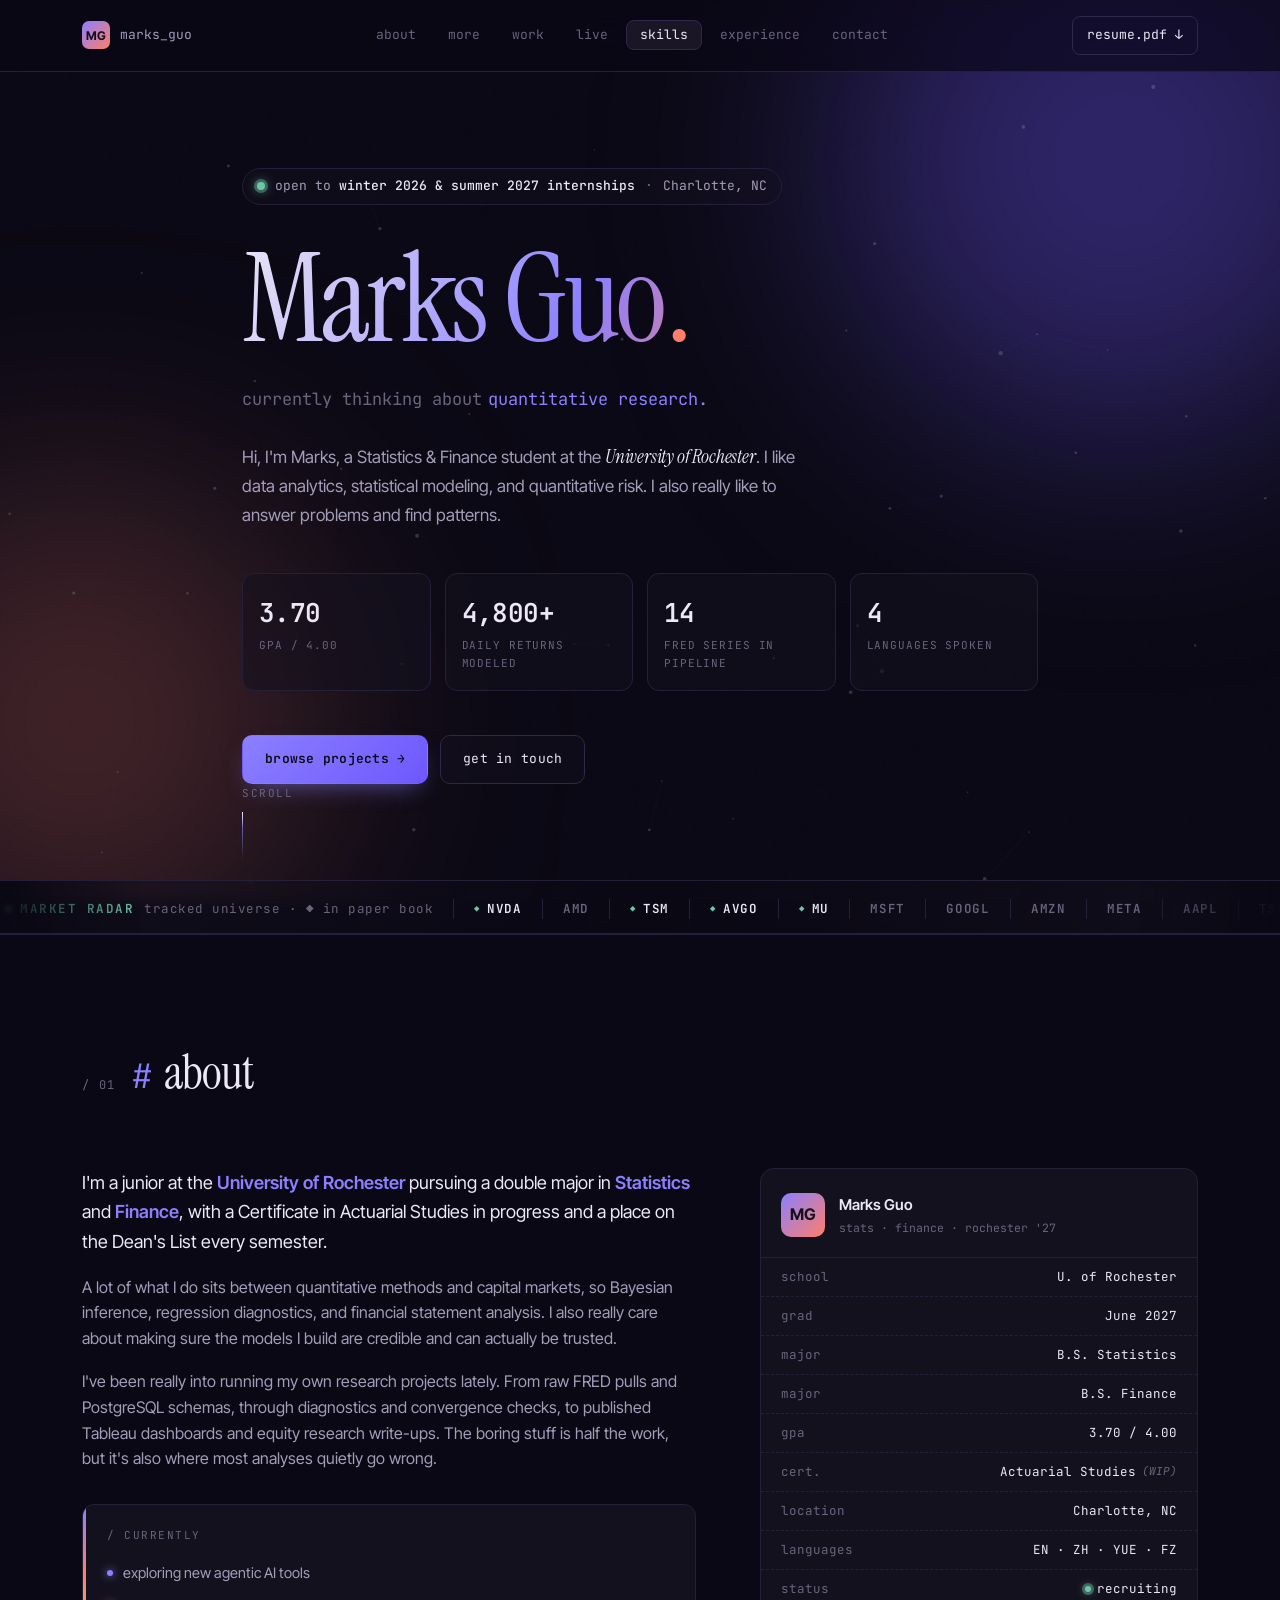
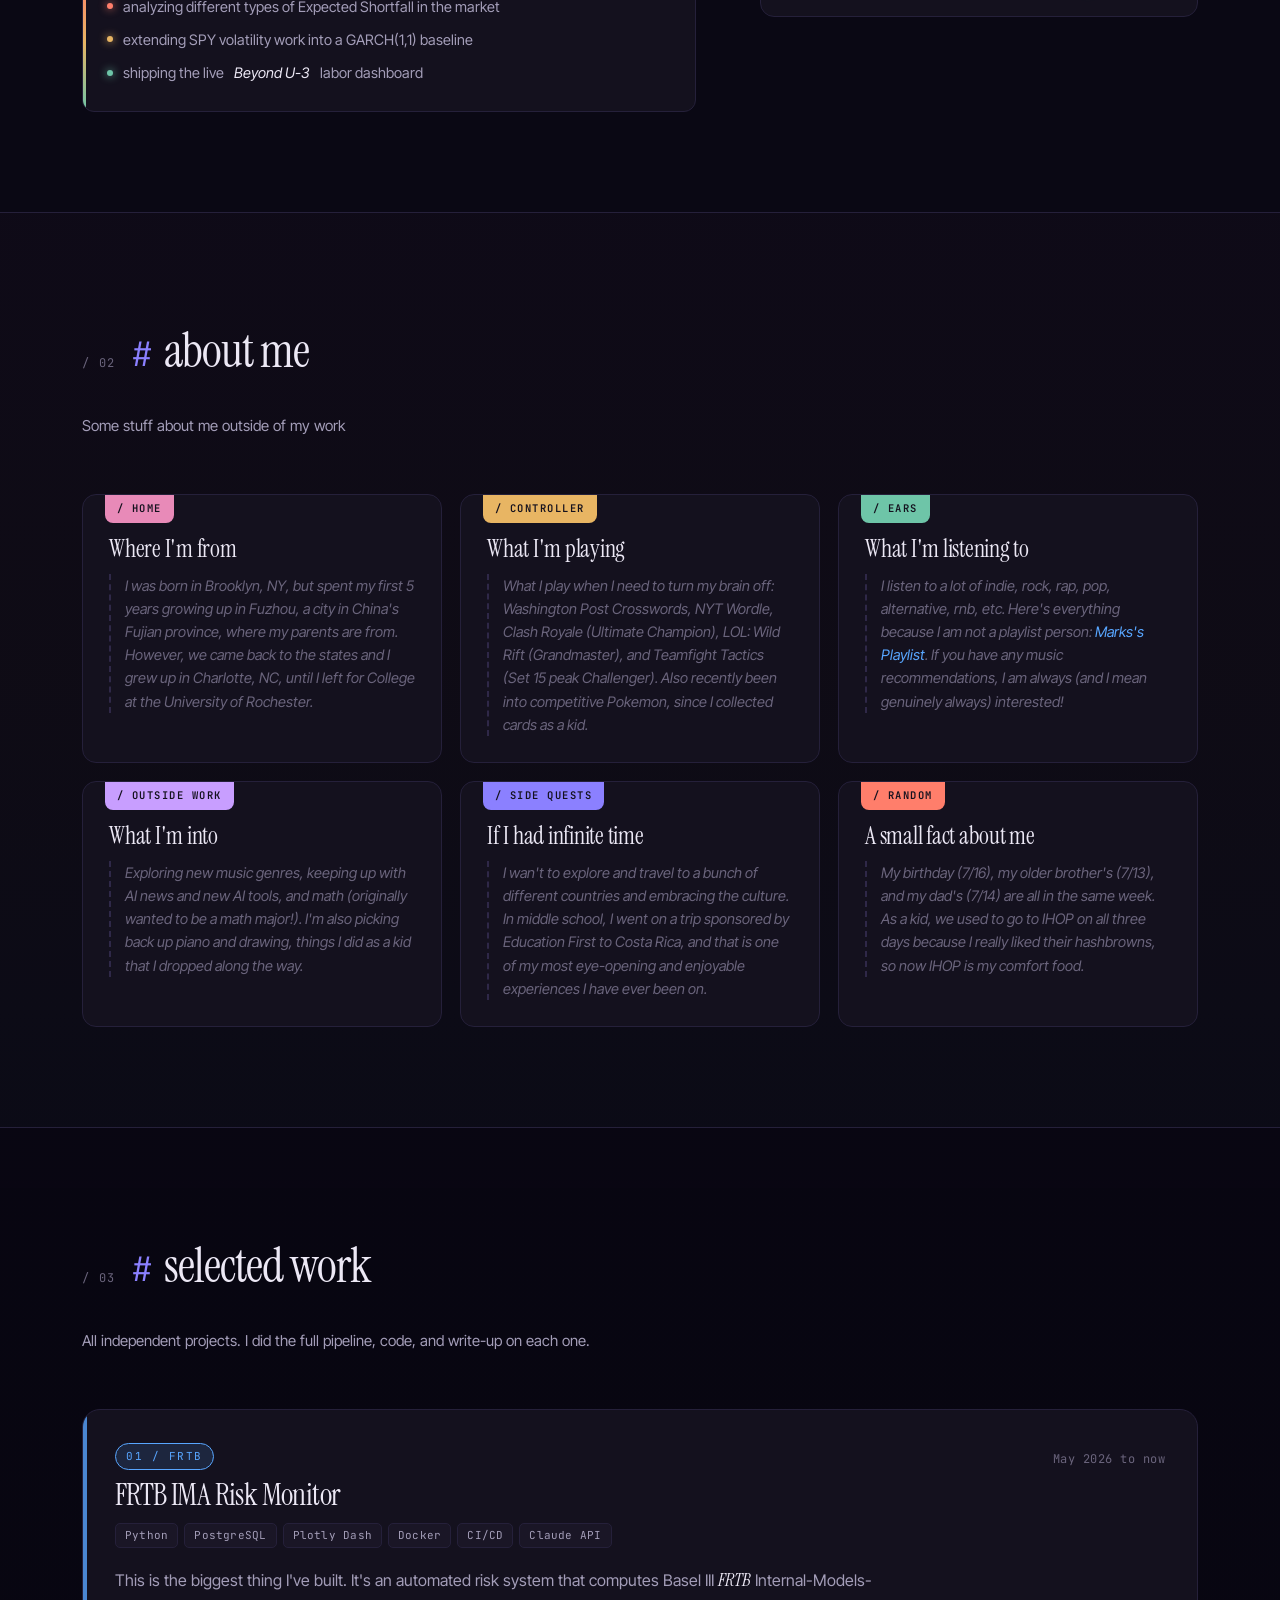
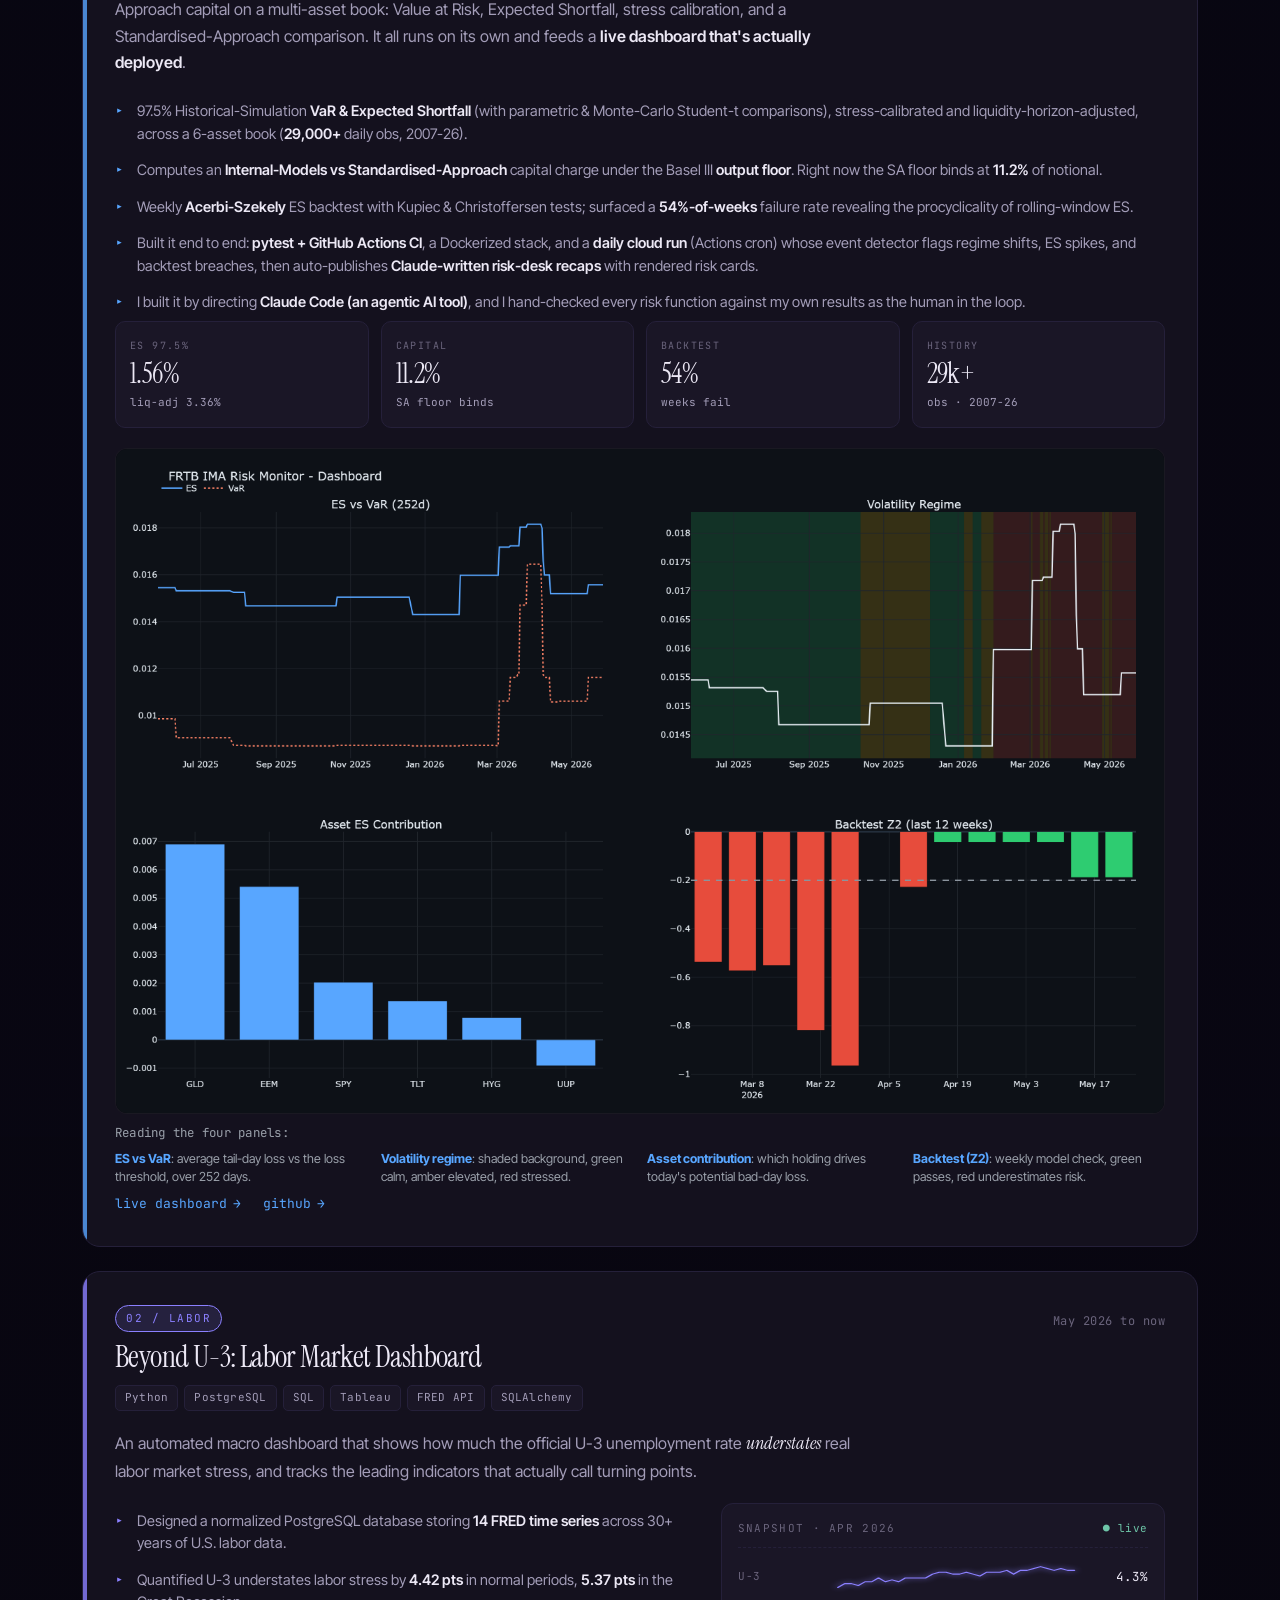
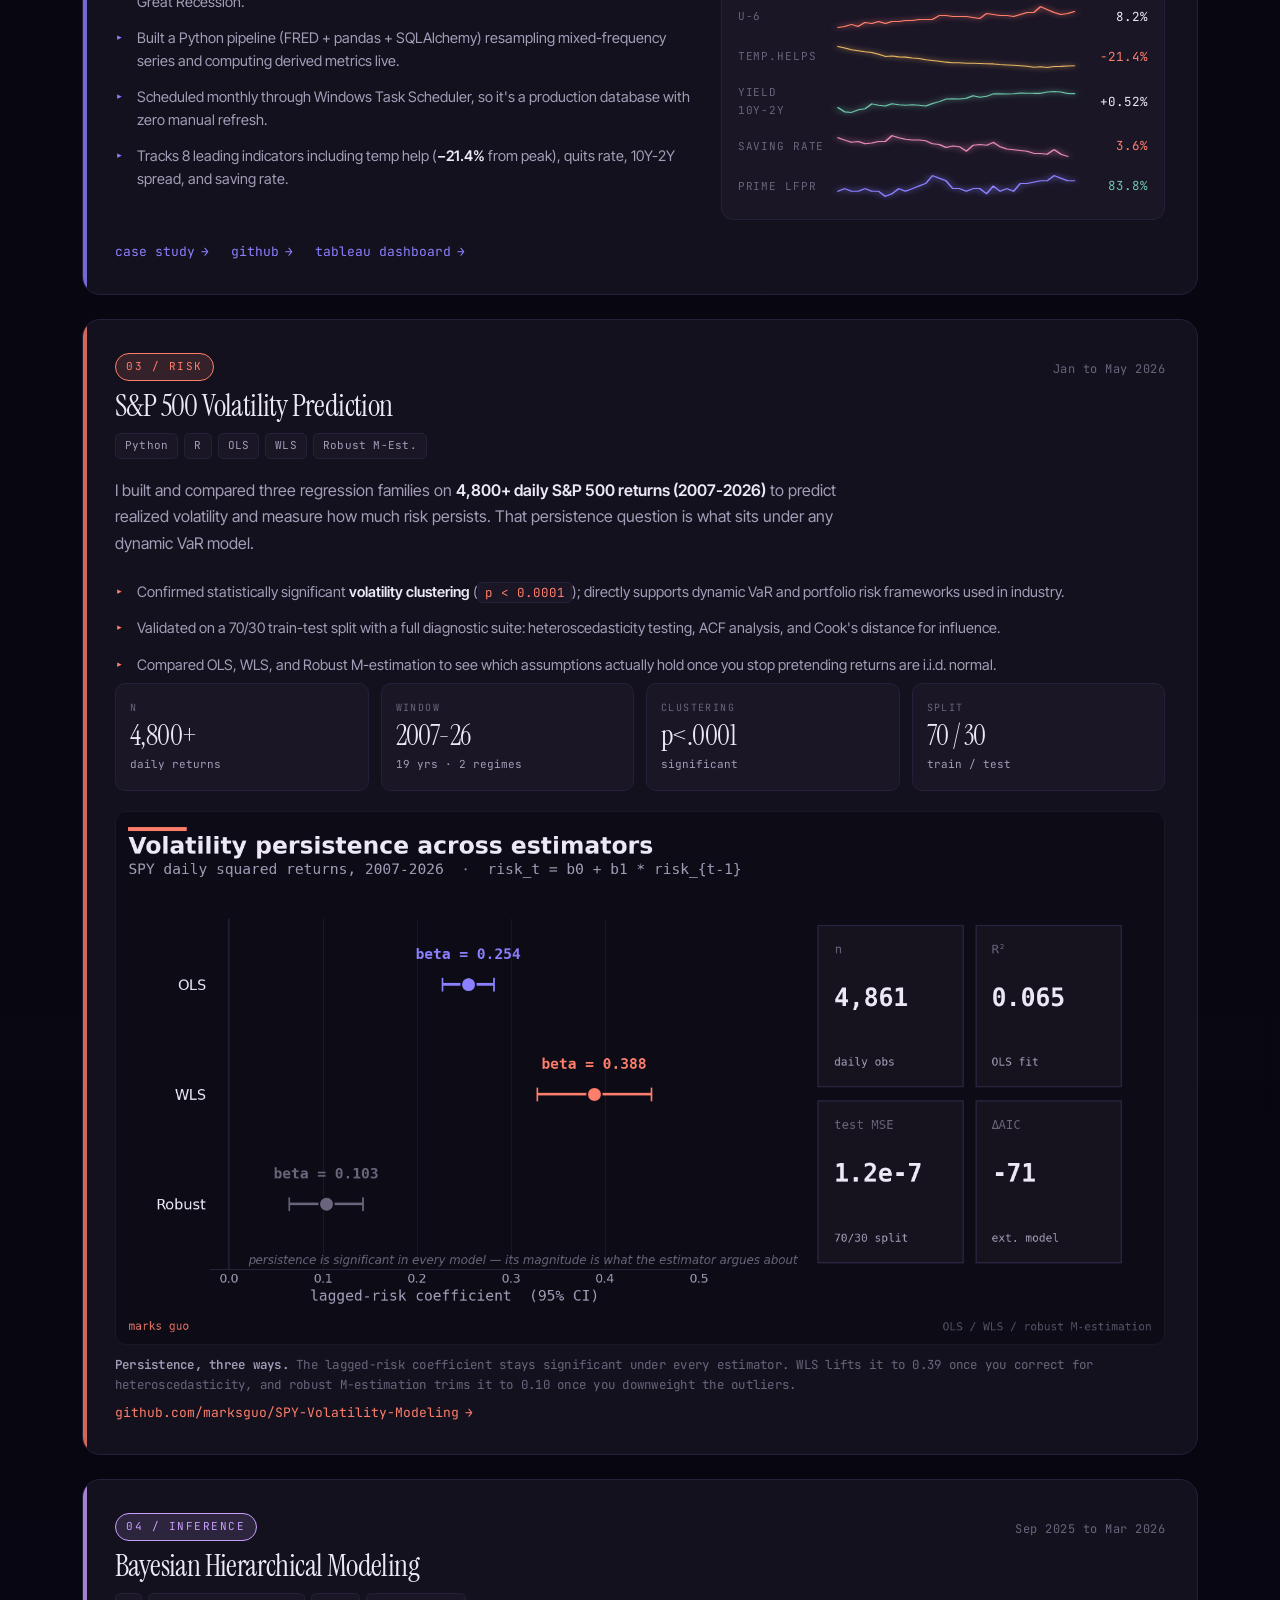
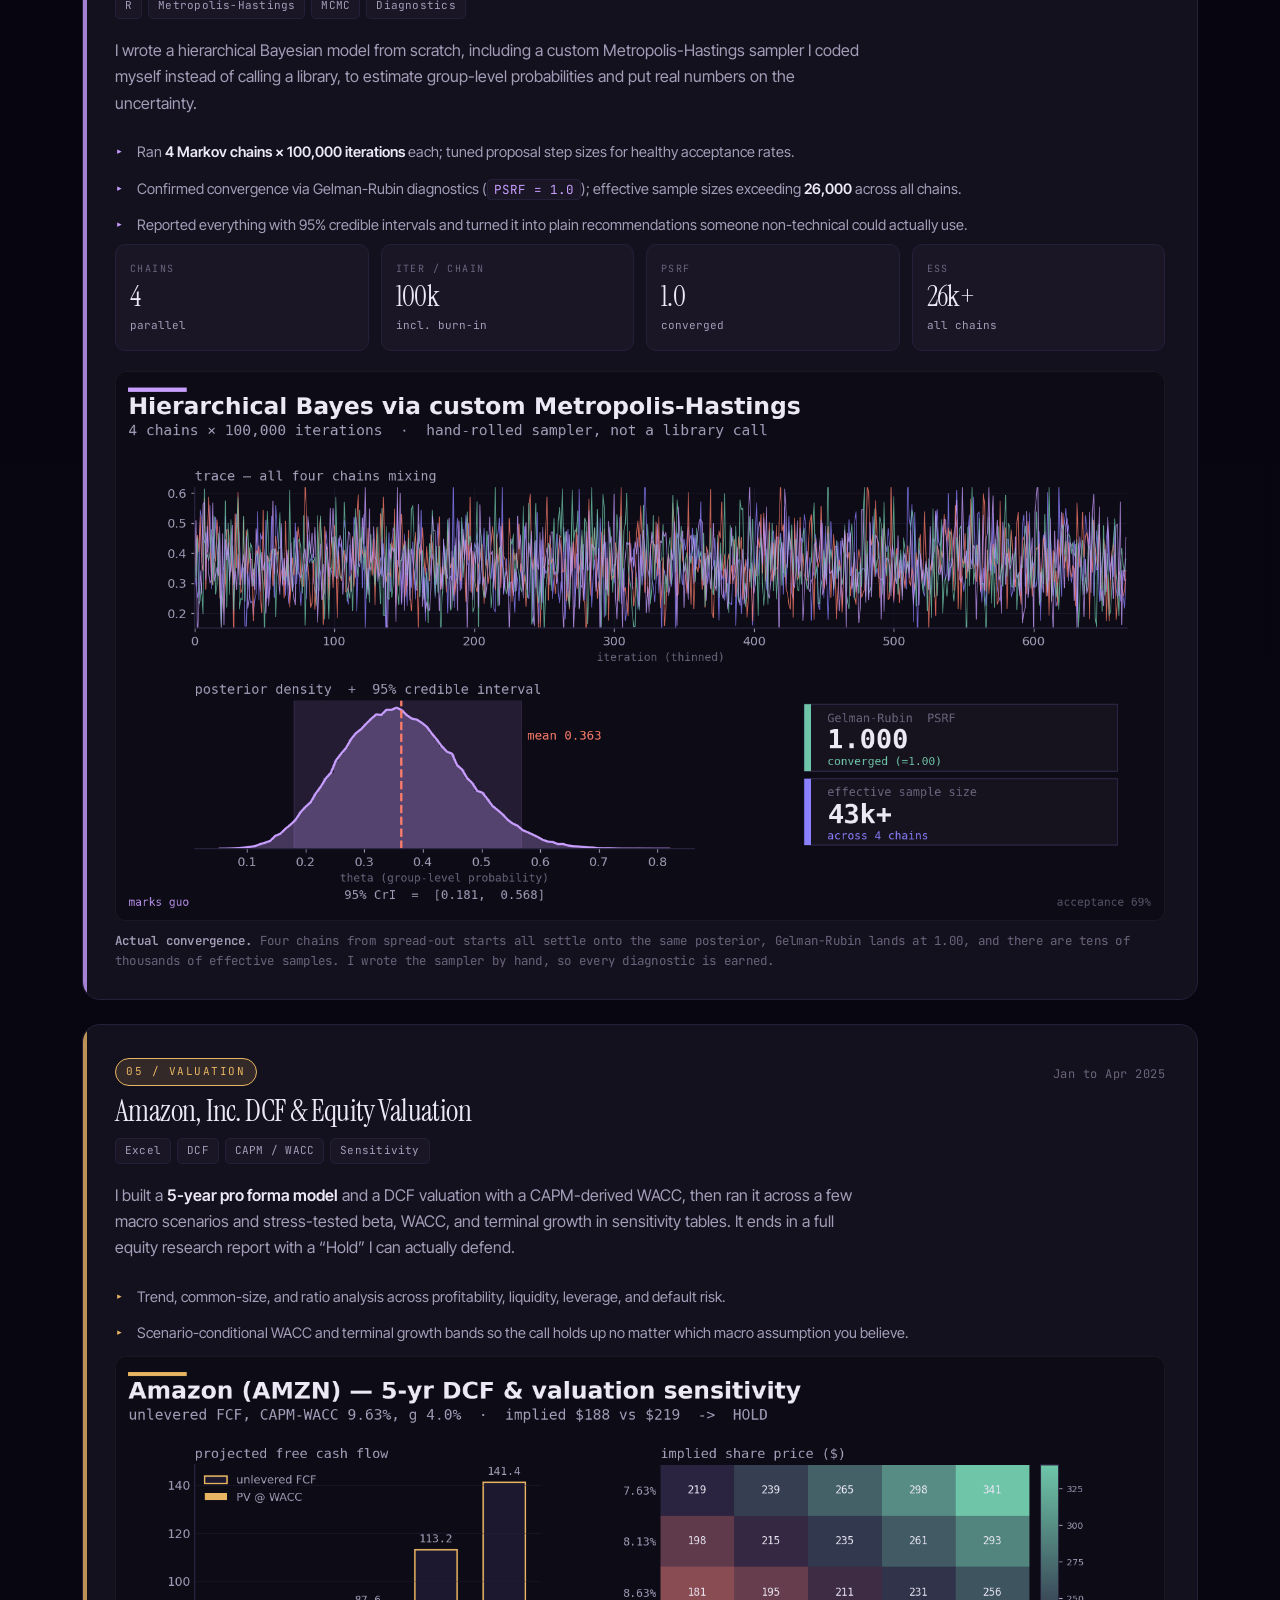
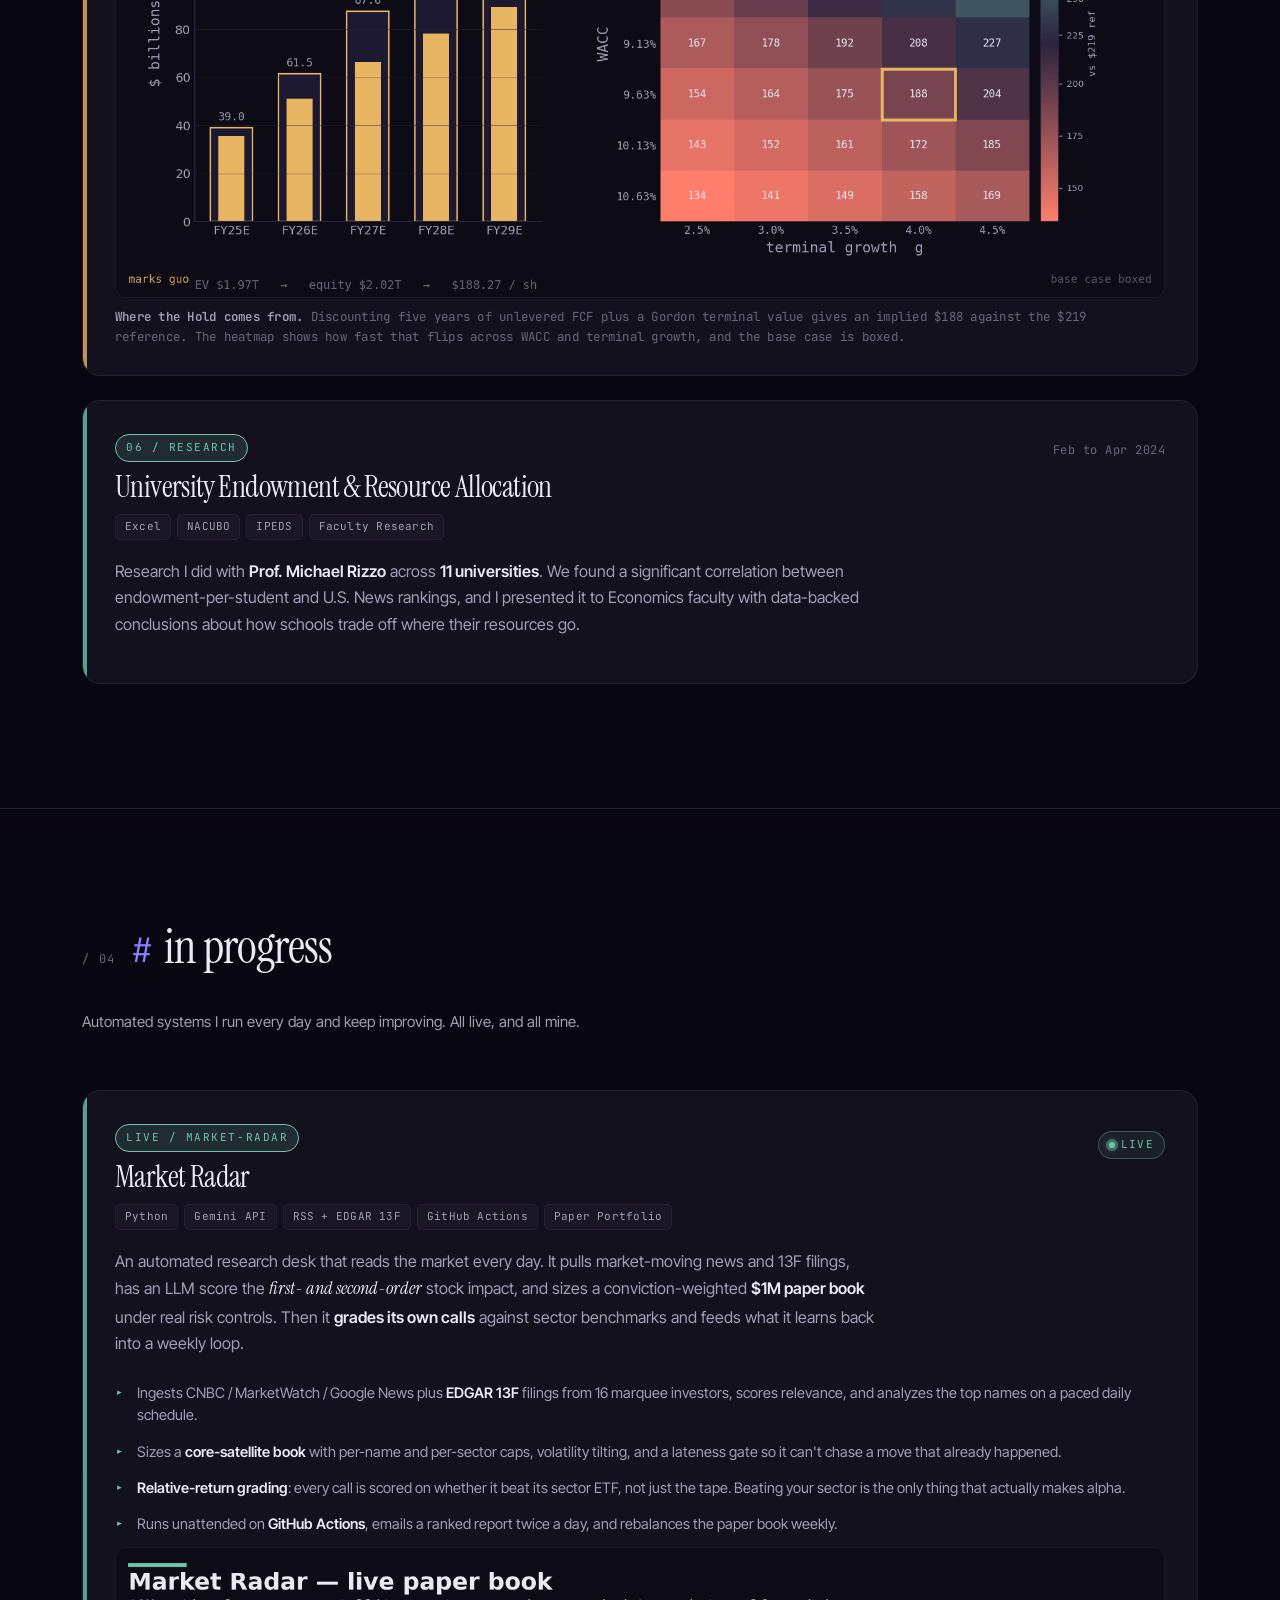
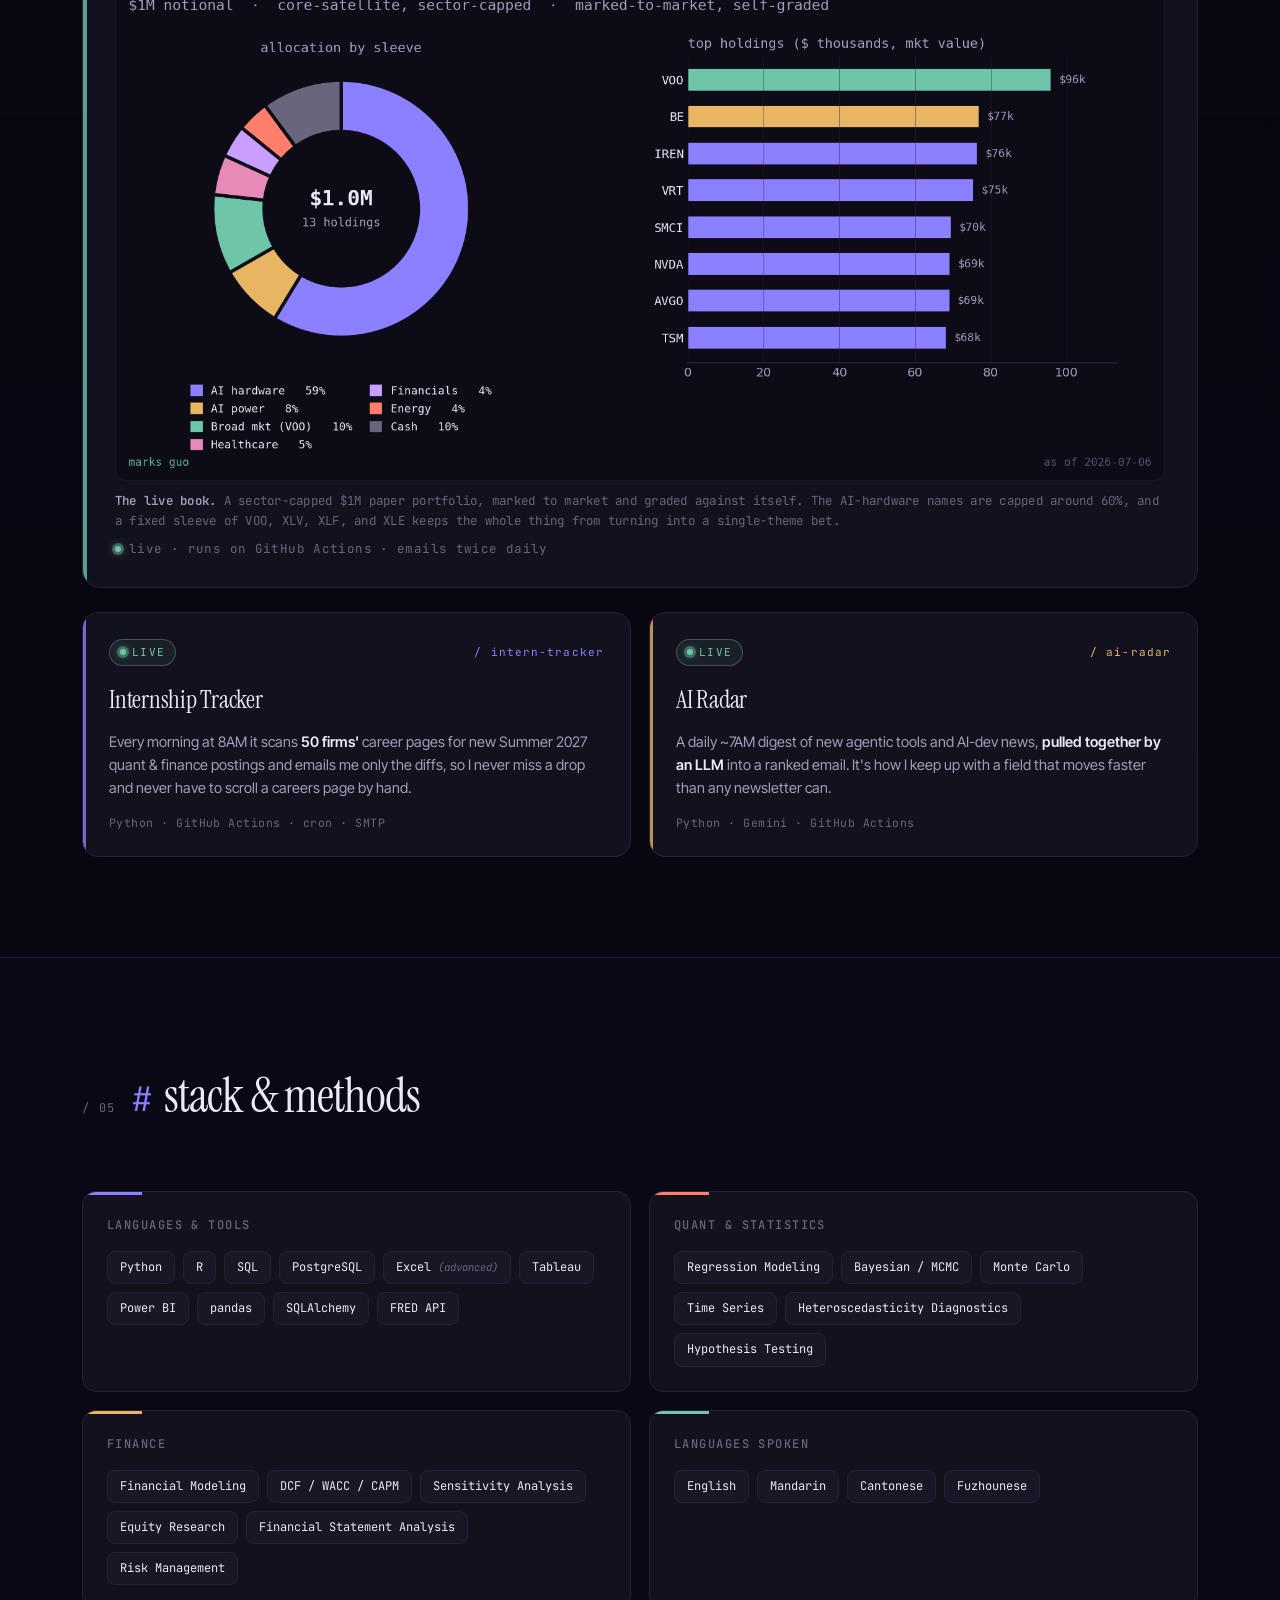
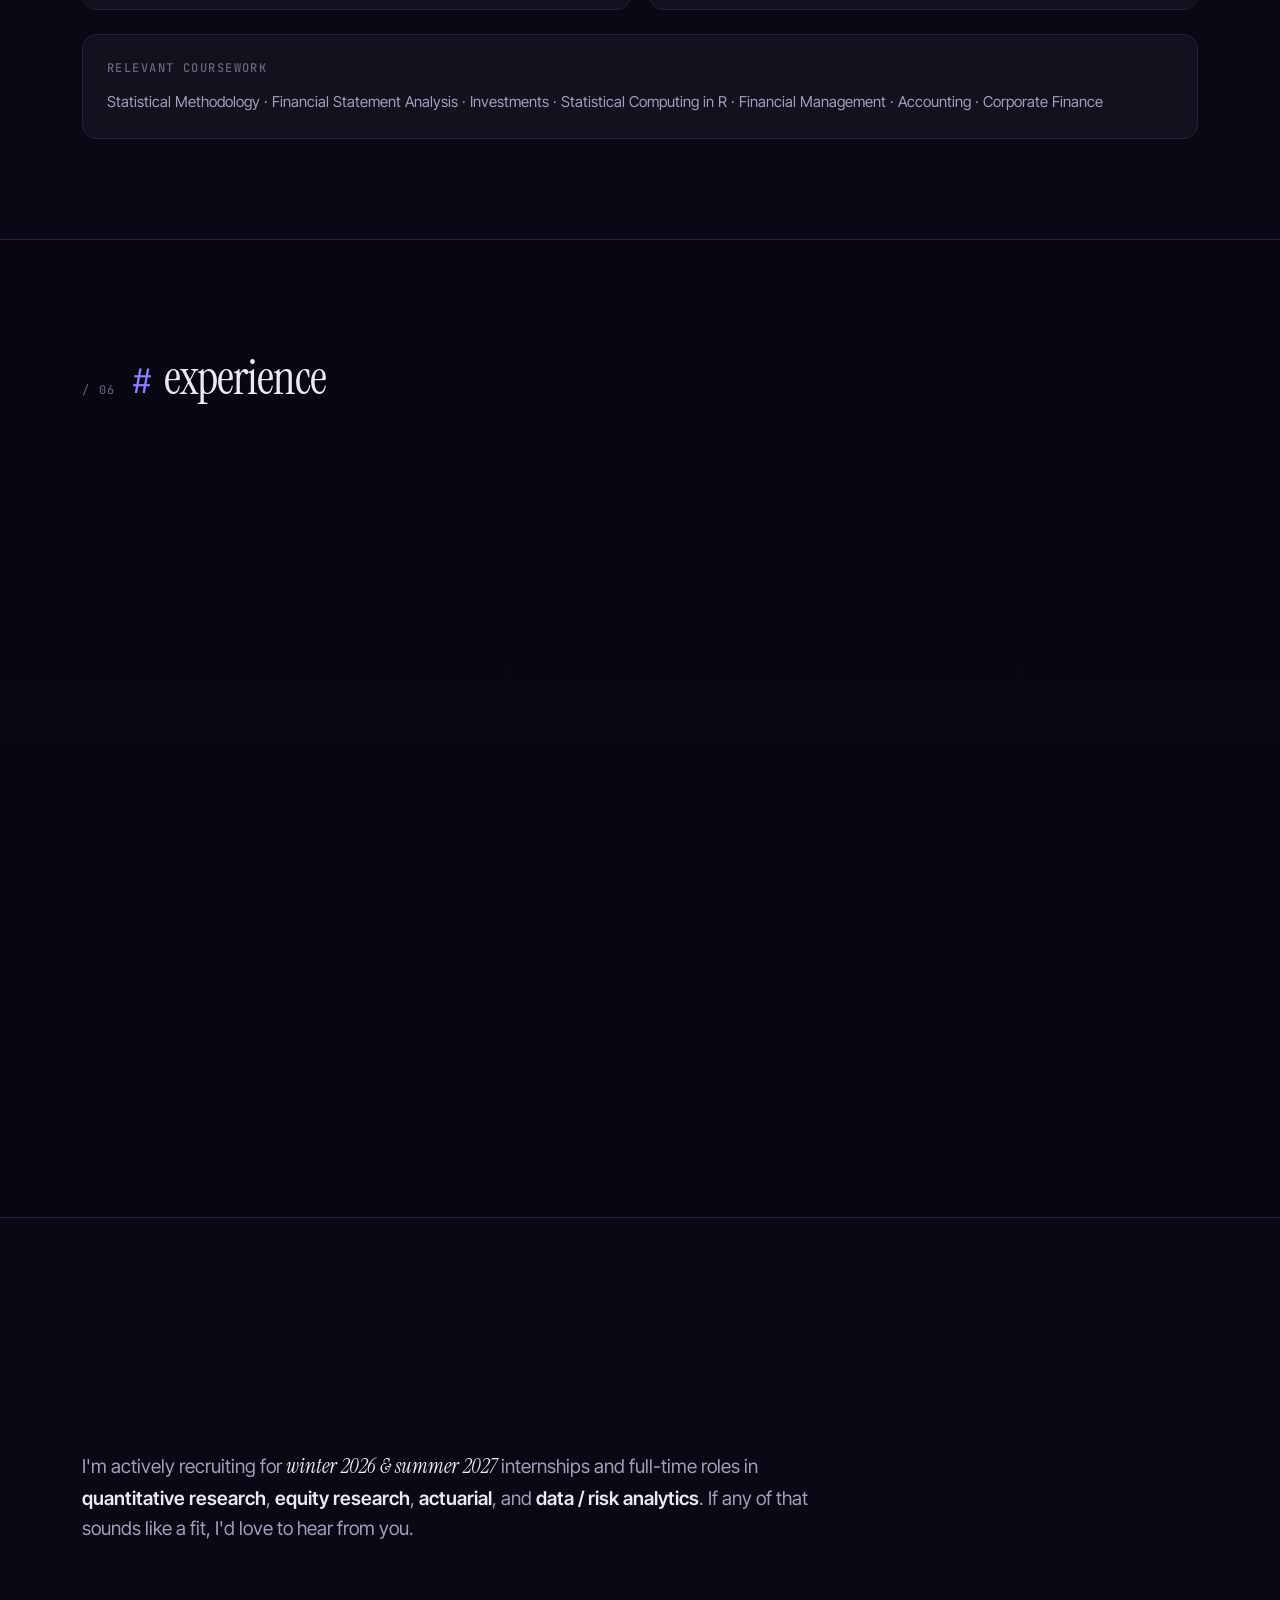
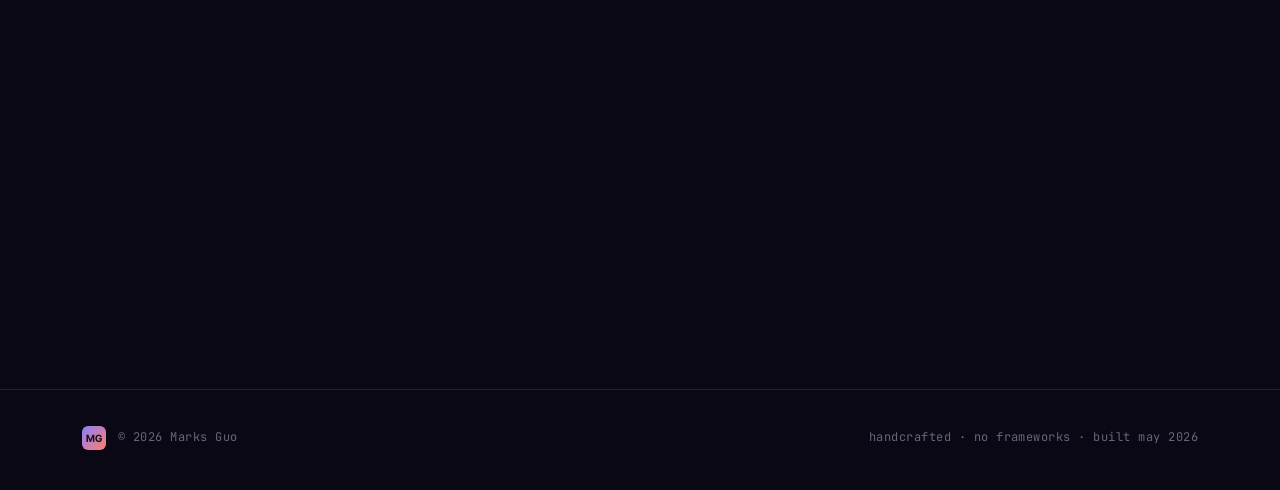
<file: index.html>
<!doctype html>
<html lang="en">

<head>
  <meta charset="utf-8" />
  <meta name="viewport" content="width=device-width, initial-scale=1" />
  <title>Marks Guo | Statistics &amp; Finance</title>
  <meta name="description"
    content="Marks Guo, a junior at the University of Rochester studying Statistics and Finance. Quantitative research, risk modeling, and labor market analytics." />

  <link rel="preconnect" href="https://fonts.googleapis.com" />
  <link rel="preconnect" href="https://fonts.gstatic.com" crossorigin />
  <link
    href="https://fonts.googleapis.com/css2?family=Instrument+Serif:ital@0;1&family=Inter+Tight:wght@400;500;600;700;800&family=JetBrains+Mono:wght@400;500;600&display=swap"
    rel="stylesheet" />
  <link rel="stylesheet" href="styles.css" />
</head>

<body>

  <!-- scroll progress -->
  <div class="scroll-progress" aria-hidden="true"></div>

  <!-- ambient layers -->
  <div class="cursor-glow" aria-hidden="true"></div>
  <div class="aurora" aria-hidden="true">
    <div class="aurora-blob a"></div>
    <div class="aurora-blob b"></div>
    <div class="aurora-blob c"></div>
  </div>
  <canvas class="bg-canvas" aria-hidden="true"></canvas>
  <div class="grain" aria-hidden="true"></div>

  <!-- nav -->
  <header class="nav">
    <div class="nav-inner">
      <a href="#top" class="brand">
        <span class="brand-mark">MG</span>
        <span class="brand-name">marks_guo</span>
      </a>
      <nav class="nav-links" id="navLinks">
        <a href="#about" data-section="about">about</a>
        <a href="#more" data-section="more">more</a>
        <a href="#projects" data-section="projects">work</a>
        <a href="#progress" data-section="progress">live</a>
        <a href="#skills" data-section="skills">skills</a>
        <a href="#experience" data-section="experience">experience</a>
        <a href="#contact" data-section="contact">contact</a>
        <span class="nav-indicator" id="navIndicator"></span>
      </nav>
      <a href="assets/Marks_Guo_Resume.pdf" class="nav-cta" target="_blank" rel="noopener">
        <span>resume.pdf</span>
        <span class="arrow">&darr;</span>
      </a>
    </div>
  </header>

  <main id="top">

    <!-- HERO -->
    <section class="hero">
      <div class="hero-content">

        <div class="hero-eyebrow">
          <span class="pulse-dot"></span>
          <span class="reveal">open to <strong>winter 2026 &amp; summer 2027 internships</strong></span>
          <span class="dot-sep">&middot;</span>
          <span class="reveal">Charlotte, NC</span>
        </div>

        <h1 class="hero-name">
          <span class="word reveal-up"><span class="hero-glow">Marks Guo</span><span class="period">.</span></span>
        </h1>

        <div class="hero-rotator reveal-up" style="--d: .12s">
          <span class="rotator-fixed">currently thinking about </span>
          <span class="rotator-wrap" aria-hidden="true">
            <ul class="rotator-list" id="rotator">
              <li>quantitative research.</li>
              <li>risk models.</li>
              <li>labor analytics.</li>
              <li>Bayesian inference.</li>
              <li>equity valuations.</li>
            </ul>
          </span>
        </div>

        <p class="hero-lede reveal-up" style="--d: .20s">
          Hi, I'm Marks, a Statistics &amp; Finance student at the
          <em>University of Rochester</em>. I like data analytics,
          statistical modeling, and quantitative risk. I also really like to answer problems and find patterns.
        </p>

        <div class="hero-stats reveal-up" style="--d: .28s">
          <div class="stat">
            <span class="stat-num" data-target="3.70" data-decimals="2">0.00</span>
            <span class="stat-lab">GPA / 4.00</span>
          </div>
          <div class="stat">
            <span class="stat-num" data-target="4800" data-suffix="+">0</span>
            <span class="stat-lab">daily returns modeled</span>
          </div>
          <div class="stat">
            <span class="stat-num" data-target="14">0</span>
            <span class="stat-lab">FRED series in pipeline</span>
          </div>
          <div class="stat">
            <span class="stat-num" data-target="4">0</span>
            <span class="stat-lab">languages spoken</span>
          </div>
        </div>

        <div class="hero-cta reveal-up" style="--d: .36s">
          <a href="#projects" class="btn primary magnetic">
            browse projects
            <span class="btn-arrow">&rarr;</span>
          </a>
          <a href="mailto:guomarks@gmail.com" class="btn ghost magnetic">
            get in touch
          </a>
        </div>

      </div>

      <!-- scroll cue -->
      <div class="scroll-cue" aria-hidden="true">
        <span>scroll</span>
        <div class="scroll-line"></div>
      </div>
    </section>


    <!-- TICKER RIBBON: Market Radar tracked universe -->
    <div class="ticker" aria-hidden="true" title="Tickers my Market Radar system tracks">
      <div class="ticker-track" id="tickerTrack"></div>
    </div>


    <!-- ABOUT -->
    <section id="about" class="section">
      <div class="container">
        <header class="section-head">
          <span class="section-num">/ 01</span>
          <h2 class="section-h"><span class="hash">#</span> about</h2>
        </header>

        <div class="two-col">
          <div class="prose">
            <p class="lead">
              I'm a junior at the <strong>University of Rochester</strong> pursuing a
              double major in <strong>Statistics</strong> and <strong>Finance</strong>,
              with a Certificate in Actuarial Studies in progress and a place on the
              Dean's List every semester.
            </p>
            <p>
              A lot of what I do sits between quantitative methods and capital
              markets, so Bayesian inference, regression diagnostics, and financial
              statement analysis. I also really care about making sure the models I build
              are credible and can actually be trusted.
            </p>
            <p>
              I've been really into running my own research projects lately. From raw FRED pulls and
              PostgreSQL schemas, through diagnostics and convergence checks, to
              published Tableau dashboards and equity research write-ups. The boring
              stuff is half the work, but it's also where most analyses quietly go wrong.
            </p>

            <div class="now-box">
              <span class="now-label">/ currently</span>
              <ul class="now-list">
                <li><span class="dot c1"></span> exploring new agentic AI tools</li>
                <li><span class="dot c2"></span> analyzing different types of Expected Shortfall in the market</li>
                <li><span class="dot c3"></span> extending SPY volatility work into a GARCH(1,1) baseline
                </li>
                <li><span class="dot c4"></span> shipping the live <em>Beyond U-3</em> labor dashboard</li>
              </ul>
            </div>
          </div>

          <aside class="profile-card">
            <div class="card-head">
              <span class="card-mark">MG</span>
              <div>
                <div class="card-title">Marks Guo</div>
                <div class="card-sub">stats &middot; finance &middot; rochester '27</div>
              </div>
            </div>
            <div class="card-row"><span class="card-k">school</span><span class="card-v">U. of Rochester</span></div>
            <div class="card-row"><span class="card-k">grad</span><span class="card-v">June 2027</span></div>
            <div class="card-row"><span class="card-k">major</span><span class="card-v">B.S. Statistics</span></div>
            <div class="card-row"><span class="card-k">major</span><span class="card-v">B.S. Finance</span></div>
            <div class="card-row"><span class="card-k">gpa</span><span class="card-v">3.70 / 4.00</span></div>
            <div class="card-row"><span class="card-k">cert.</span><span class="card-v">Actuarial Studies
                <em>(WIP)</em></span></div>
            <div class="card-row"><span class="card-k">location</span><span class="card-v">Charlotte, NC</span></div>
            <div class="card-row"><span class="card-k">languages</span><span class="card-v">EN &middot; ZH &middot; YUE
                &middot; FZ</span></div>
            <div class="card-row"><span class="card-k">status</span><span class="card-v"><span
                  class="pulse-dot mini"></span> recruiting</span></div>
          </aside>
        </div>
      </div>
    </section>


    <!-- MORE ABOUT ME -->
    <section id="more" class="section more-section">
      <div class="container">
        <header class="section-head">
          <span class="section-num">/ 02</span>
          <h2 class="section-h"><span class="hash">#</span> about me</h2>
          <p class="section-sub">Some stuff about me outside of my work</p>
        </header>

        <div class="personal-grid">

          <article class="personal-card" style="--accent: #e88ab8;">
            <span class="pc-tab">/ home</span>
            <h3>Where I'm from</h3>
            <p class="pc-placeholder">I was born in Brooklyn, NY, but spent my first 5 years growing up in Fuzhou, a
              city in China's Fujian province, where my parents are from. However, we came back to the states and I grew
              up in Charlotte, NC, until I left for College at the University of Rochester.</p>
          </article>

          <article class="personal-card" style="--accent: #e8b563;">
            <span class="pc-tab">/ controller</span>
            <h3>What I'm playing</h3>
            <p class="pc-placeholder">What I play when I need to turn my brain off: Washington Post Crosswords, NYT Wordle, Clash Royale (Ultimate Champion), LOL: Wild Rift (Grandmaster), and Teamfight Tactics (Set 15 peak Challenger). Also recently been into competitive Pokemon, since I collected cards as a kid.</p>
          </article>

          <article class="personal-card" style="--accent: #6ec5a8;">
            <span class="pc-tab">/ ears</span>
            <h3>What I'm listening to</h3>
            <p class="pc-placeholder">I listen to a lot of indie, rock, rap, pop, alternative, rnb, etc. Here's everything because I am not a playlist person: <a href="https://open.spotify.com/playlist/4RxD2C1NT8S0OEM8ofKCxx?si=5c66a73985ab4736" target="_blank" rel="noopener noreferrer" style="color:#58a6ff;">Marks's Playlist</a>. If you have any music recommendations, I am always (and I mean genuinely always) interested!</p>
          </article>

          <article class="personal-card" style="--accent: #c89eff;">
            <span class="pc-tab">/ outside work</span>
            <h3>What I'm into</h3>
            <p class="pc-placeholder">Exploring new music genres, keeping up with AI news and new AI tools, and math (originally wanted to be a math major!). I'm also picking back up piano and drawing, things I did as a kid that I dropped along the way.</p>
          </article>

          <article class="personal-card" style="--accent: #8b80ff;">
            <span class="pc-tab">/ side quests</span>
            <h3>If I had infinite time</h3>
            <p class="pc-placeholder">I wan't to explore and travel to a bunch of different countries and embracing the culture. In middle school, I went on a trip sponsored by Education First to Costa Rica, and that is one of my most eye-opening and enjoyable experiences I have ever been on.</p>
          </article>

          <article class="personal-card" style="--accent: #ff7e6b;">
            <span class="pc-tab">/ random</span>
            <h3>A small fact about me</h3>
            <p class="pc-placeholder">My birthday (7/16), my older brother's (7/13), and my dad's (7/14) are all in the same week. As a kid, we used to go to IHOP on all three days because I really liked their hashbrowns, so now IHOP is my comfort food.</p>
          </article>

        </div>
      </div>
    </section>


    <!-- PROJECTS -->
    <section id="projects" class="section alt">
      <div class="container">
        <header class="section-head">
          <span class="section-num">/ 03</span>
          <h2 class="section-h"><span class="hash">#</span> selected work</h2>
          <p class="section-sub">All independent projects. I did the full pipeline, code, and write-up on each one.</p>
        </header>

        <!-- 01 FRTB Risk Monitor -->
        <article class="project" style="--accent: #58a6ff; --accent-soft: rgba(88,166,255,.14);">
          <div class="project-glow"></div>
          <header class="project-head">
            <div class="project-headl">
              <span class="project-num">01 / frtb</span>
              <h3>FRTB IMA Risk Monitor</h3>
              <p class="project-tags">
                <span class="tag">Python</span>
                <span class="tag">PostgreSQL</span>
                <span class="tag">Plotly Dash</span>
                <span class="tag">Docker</span>
                <span class="tag">CI/CD</span>
                <span class="tag">Claude API</span>
              </p>
            </div>
            <span class="project-when">May 2026 to now</span>
          </header>

          <p class="project-desc">
            This is the biggest thing I've built. It's an automated risk system that
            computes Basel III <em>FRTB</em> Internal-Models-Approach capital on a
            multi-asset book: Value at Risk, Expected Shortfall, stress calibration,
            and a Standardised-Approach comparison. It all runs on its own and feeds a
            <b>live dashboard that's actually deployed</b>.
          </p>

          <ul class="project-points">
            <li>97.5% Historical-Simulation <b>VaR &amp; Expected Shortfall</b> (with parametric &amp; Monte-Carlo
              Student-t comparisons), stress-calibrated and liquidity-horizon-adjusted, across a 6-asset book
              (<b>29,000+</b> daily obs, 2007-26).</li>
            <li>Computes an <b>Internal-Models vs Standardised-Approach</b> capital charge under the Basel III <b>output
                floor</b>. Right now the SA floor binds at <b>11.2%</b> of notional.</li>
            <li>Weekly <b>Acerbi-Szekely</b> ES backtest with Kupiec &amp; Christoffersen tests; surfaced a
              <b>54%-of-weeks</b> failure rate revealing the procyclicality of rolling-window ES.</li>
            <li>Built it end to end: <b>pytest + GitHub Actions CI</b>, a Dockerized stack, and a <b>daily cloud
                run</b> (Actions cron) whose event detector flags regime shifts, ES spikes, and backtest breaches, then
              auto-publishes <b>Claude-written risk-desk recaps</b> with rendered risk cards.</li>
            <li>I built it by directing <b>Claude Code (an agentic AI tool)</b>, and I hand-checked every risk function
              against my own results as the human in the loop.</li>
          </ul>

          <div class="project-viz horizontal">
            <div class="metric-card">
              <span class="metric-k">ES 97.5%</span>
              <span class="metric-v">1.56%</span>
              <span class="metric-sub">liq-adj 3.36%</span>
            </div>
            <div class="metric-card">
              <span class="metric-k">capital</span>
              <span class="metric-v">11.2%</span>
              <span class="metric-sub">SA floor binds</span>
            </div>
            <div class="metric-card">
              <span class="metric-k">backtest</span>
              <span class="metric-v">54%</span>
              <span class="metric-sub">weeks fail</span>
            </div>
            <div class="metric-card">
              <span class="metric-k">history</span>
              <span class="metric-v">29k+</span>
              <span class="metric-sub">obs &middot; 2007-26</span>
            </div>
          </div>

          <figure class="project-shot" style="margin:1.25rem 0 0;">
            <img src="assets/frtb-dashboard.png" loading="lazy"
              alt="FRTB risk dashboard: ES vs VaR, volatility regime, per-asset risk contribution, and weekly backtest"
              style="width:100%; border-radius:12px; border:1px solid rgba(255,255,255,.08); display:block;" />
            <figcaption style="margin:.6rem 0 0; font-size:.78rem; color:#9aa0aa;">Reading the four panels:</figcaption>
            <ul
              style="list-style:none; padding:0; margin:.4rem 0 0; display:grid; grid-template-columns:repeat(auto-fit,minmax(230px,1fr)); gap:.35rem .9rem; font-size:.78rem; color:#9aa0aa; line-height:1.45;">
              <li><b style="color:#58a6ff;">ES vs VaR</b>: average tail-day loss vs the loss threshold, over 252
                days.</li>
              <li><b style="color:#58a6ff;">Volatility regime</b>: shaded background, green calm, amber elevated,
                red stressed.</li>
              <li><b style="color:#58a6ff;">Asset contribution</b>: which holding drives today's potential
                bad-day loss.</li>
              <li><b style="color:#58a6ff;">Backtest (Z2)</b>: weekly model check, green passes, red
                underestimates risk.</li>
            </ul>
          </figure>

          <div class="project-links">
            <a href="https://frtb-ima-risk-monitor.onrender.com/" target="_blank" rel="noopener">live dashboard
              <span>&rarr;</span></a>
            <a href="https://github.com/marksguo/frtb-ima-risk-monitor" target="_blank" rel="noopener">github
              <span>&rarr;</span></a>
          </div>
        </article>

        <!-- 02 Labor Dashboard -->
        <article class="project" style="--accent: #8b80ff; --accent-soft: rgba(139,128,255,.14);">
          <div class="project-glow"></div>
          <header class="project-head">
            <div class="project-headl">
              <span class="project-num">02 / labor</span>
              <h3>Beyond U-3: Labor Market Dashboard</h3>
              <p class="project-tags">
                <span class="tag">Python</span>
                <span class="tag">PostgreSQL</span>
                <span class="tag">SQL</span>
                <span class="tag">Tableau</span>
                <span class="tag">FRED API</span>
                <span class="tag">SQLAlchemy</span>
              </p>
            </div>
            <span class="project-when">May 2026 to now</span>
          </header>

          <p class="project-desc">
            An automated macro dashboard that shows how much the official U-3
            unemployment rate <em>understates</em> real labor market stress, and
            tracks the leading indicators that actually call turning points.
          </p>

          <div class="project-body">
            <ul class="project-points">
              <li>Designed a normalized PostgreSQL database storing <b>14 FRED time series</b> across 30+ years of U.S.
                labor data.</li>
              <li>Quantified U-3 understates labor stress by <b>4.42 pts</b> in normal periods, <b>5.37 pts</b> in the
                Great Recession.</li>
              <li>Built a Python pipeline (FRED + pandas + SQLAlchemy) resampling mixed-frequency series and computing
                derived metrics live.</li>
              <li>Scheduled monthly through Windows Task Scheduler, so it's a production database with zero manual
                refresh.</li>
              <li>Tracks 8 leading indicators including temp help (<b>&minus;21.4%</b> from peak), quits rate, 10Y-2Y
                spread, and saving rate.</li>
            </ul>

            <!-- mini live-snapshot chart -->
            <div class="project-viz">
              <div class="viz-head">
                <span class="viz-title">snapshot &middot; apr 2026</span>
                <span class="viz-dot">●&nbsp;live</span>
              </div>

              <!-- inline SVG sparkline: U-3 vs U-6 -->
              <div class="spark-wrap">
                <div class="spark-row">
                  <span class="spark-lab">U-3</span>
                  <svg class="spark" viewBox="0 0 200 40" preserveAspectRatio="none">
                    <path class="spark-path c-blue"
                      d="M0.0,36.0 L5.7,30.2 L11.4,30.2 L17.1,33.1 L22.9,27.3 L28.6,27.3 L34.3,21.5 L40.0,27.3 L45.7,24.4 L51.4,27.3 L57.1,21.5 L62.9,21.5 L68.6,21.5 L74.3,21.5 L80.0,15.6 L85.7,12.7 L91.4,12.7 L97.1,15.6 L102.9,15.6 L108.6,12.7 L114.3,15.6 L120.0,18.5 L125.7,12.7 L131.4,12.7 L137.1,12.7 L142.9,9.8 L148.6,15.6 L154.3,9.8 L160.0,9.8 L165.7,6.9 L171.4,4.0 L177.1,6.9 L182.9,9.8 L188.6,6.9 L194.3,9.8 L200.0,9.8" />
                  </svg>
                  <span class="spark-val">4.3%</span>
                </div>
                <div class="spark-row">
                  <span class="spark-lab">U-6</span>
                  <svg class="spark" viewBox="0 0 200 40" preserveAspectRatio="none">
                    <path class="spark-path c-coral"
                      d="M0.0,36.0 L5.7,34.5 L11.4,31.4 L17.1,34.5 L22.9,28.4 L28.6,29.9 L34.3,26.9 L40.0,29.9 L45.7,26.9 L51.4,26.9 L57.1,25.3 L62.9,25.3 L68.6,23.8 L74.3,23.8 L80.0,23.8 L85.7,17.7 L91.4,17.7 L97.1,19.2 L102.9,19.2 L108.6,19.2 L114.3,20.8 L120.0,22.3 L125.7,14.7 L131.4,16.2 L137.1,17.7 L142.9,17.7 L148.6,19.2 L154.3,16.2 L160.0,13.1 L165.7,13.1 L171.4,4.0 L177.1,8.6 L182.9,13.1 L188.6,16.2 L194.3,14.7 L200.0,11.6" />
                  </svg>
                  <span class="spark-val">8.2%</span>
                </div>
                <div class="spark-row">
                  <span class="spark-lab">temp.helps</span>
                  <svg class="spark" viewBox="0 0 200 40" preserveAspectRatio="none">
                    <path class="spark-path c-amber"
                      d="M0.0,4.0 L5.7,6.3 L11.4,8.7 L17.1,10.3 L22.9,11.9 L28.6,13.0 L34.3,15.7 L40.0,19.1 L45.7,18.6 L51.4,19.8 L57.1,20.2 L62.9,21.4 L68.6,22.3 L74.3,24.3 L80.0,25.4 L85.7,26.5 L91.4,27.9 L97.1,29.0 L102.9,28.8 L108.6,29.5 L114.3,29.7 L120.0,30.1 L125.7,30.4 L131.4,30.6 L137.1,31.5 L142.9,32.2 L148.6,32.8 L154.3,33.5 L160.0,34.4 L165.7,35.8 L171.4,34.9 L177.1,36.0 L182.9,34.6 L188.6,34.4 L194.3,34.0 L200.0,33.5" />
                  </svg>
                  <span class="spark-val warn">&minus;21.4%</span>
                </div>
                <div class="spark-row">
                  <span class="spark-lab">yield 10y&minus;2y</span>
                  <svg class="spark" viewBox="0 0 200 40" preserveAspectRatio="none">
                    <path class="spark-path c-mint"
                      d="M0.0,28.6 L5.7,35.2 L11.4,36.0 L17.1,32.1 L22.9,30.3 L28.6,22.9 L34.3,25.1 L40.0,26.2 L45.7,22.8 L51.4,24.2 L57.1,25.1 L62.9,24.1 L68.6,24.9 L74.3,26.1 L80.0,22.4 L85.7,19.4 L91.4,15.5 L97.1,15.0 L102.9,15.5 L108.6,14.2 L114.3,10.4 L120.0,12.7 L125.7,11.3 L131.4,7.5 L137.1,7.4 L142.9,7.6 L148.6,7.3 L154.3,6.3 L160.0,6.5 L165.7,6.7 L171.4,6.7 L177.1,4.7 L182.9,4.0 L188.6,4.5 L194.3,6.9 L200.0,7.1" />
                  </svg>
                  <span class="spark-val">+0.52%</span>
                </div>
                <div class="spark-row">
                  <span class="spark-lab">saving rate</span>
                  <svg class="spark" viewBox="0 0 200 40" preserveAspectRatio="none">
                    <path class="spark-path c-rose"
                      d="M0.0,7.4 L5.7,10.9 L11.4,14.3 L17.1,13.1 L22.9,16.6 L28.6,15.4 L34.3,13.1 L40.0,13.1 L45.7,4.0 L51.4,7.4 L57.1,9.7 L62.9,10.9 L68.6,10.9 L74.3,12.0 L80.0,16.6 L85.7,17.7 L91.4,22.3 L97.1,20.0 L102.9,21.1 L108.6,28.0 L114.3,18.9 L120.0,17.7 L125.7,18.9 L131.4,14.3 L137.1,21.1 L142.9,24.6 L148.6,25.7 L154.3,26.9 L160.0,28.0 L165.7,31.4 L171.4,31.4 L177.1,32.6 L182.9,25.7 L188.6,32.6 L194.3,36.0" />
                  </svg>
                  <span class="spark-val warn">3.6%</span>
                </div>
                <div class="spark-row">
                  <span class="spark-lab">prime LFPR</span>
                  <svg class="spark" viewBox="0 0 200 40" preserveAspectRatio="none">
                    <path class="spark-path c-blue"
                      d="M0.0,28.0 L5.7,24.0 L11.4,28.0 L17.1,28.0 L22.9,24.0 L28.6,28.0 L34.3,28.0 L40.0,36.0 L45.7,32.0 L51.4,24.0 L57.1,28.0 L62.9,24.0 L68.6,20.0 L74.3,16.0 L80.0,4.0 L85.7,8.0 L91.4,12.0 L97.1,24.0 L102.9,24.0 L108.6,28.0 L114.3,24.0 L120.0,24.0 L125.7,32.0 L131.4,20.0 L137.1,28.0 L142.9,24.0 L148.6,28.0 L154.3,16.0 L160.0,16.0 L171.4,12.0 L177.1,12.0 L182.9,4.0 L188.6,8.0 L194.3,12.0 L200.0,12.0" />
                  </svg>
                  <span class="spark-val ok">83.8%</span>
                </div>
              </div>
            </div>
          </div>

          <div class="project-links">
            <a href="labor-dashboard.html">case study <span>&rarr;</span></a>
            <a href="https://github.com/marksguo/labor-market-dashboard" target="_blank" rel="noopener">github
              <span>&rarr;</span></a>
            <a href="https://public.tableau.com/app/profile/guomarks" target="_blank" rel="noopener">tableau dashboard
              <span>&rarr;</span></a>
          </div>
        </article>

        <!-- 03 SPY Volatility -->
        <article class="project" style="--accent: #ff7e6b; --accent-soft: rgba(255,126,107,.14);">
          <div class="project-glow"></div>
          <header class="project-head">
            <div class="project-headl">
              <span class="project-num">03 / risk</span>
              <h3>S&amp;P 500 Volatility Prediction</h3>
              <p class="project-tags">
                <span class="tag">Python</span>
                <span class="tag">R</span>
                <span class="tag">OLS</span>
                <span class="tag">WLS</span>
                <span class="tag">Robust M-Est.</span>
              </p>
            </div>
            <span class="project-when">Jan to May 2026</span>
          </header>

          <p class="project-desc">
            I built and compared three regression families on <b>4,800+ daily S&amp;P 500 returns
              (2007-2026)</b> to predict realized volatility and measure how much risk persists.
            That persistence question is what sits under any dynamic VaR model.
          </p>

          <ul class="project-points">
            <li>Confirmed statistically significant <b>volatility clustering</b> (<code>p &lt; 0.0001</code>); directly
              supports dynamic VaR and portfolio risk frameworks used in industry.</li>
            <li>Validated on a 70/30 train-test split with a full diagnostic suite: heteroscedasticity testing, ACF
              analysis, and Cook's distance for influence.</li>
            <li>Compared OLS, WLS, and Robust M-estimation to see which assumptions actually hold once you stop
              pretending returns are i.i.d. normal.</li>
          </ul>

          <div class="project-viz horizontal">
            <div class="metric-card">
              <span class="metric-k">n</span>
              <span class="metric-v">4,800+</span>
              <span class="metric-sub">daily returns</span>
            </div>
            <div class="metric-card">
              <span class="metric-k">window</span>
              <span class="metric-v">2007-26</span>
              <span class="metric-sub">19 yrs &middot; 2 regimes</span>
            </div>
            <div class="metric-card">
              <span class="metric-k">clustering</span>
              <span class="metric-v">p&lt;.0001</span>
              <span class="metric-sub">significant</span>
            </div>
            <div class="metric-card">
              <span class="metric-k">split</span>
              <span class="metric-v">70 / 30</span>
              <span class="metric-sub">train / test</span>
            </div>
          </div>

          <figure class="project-shot">
            <img src="assets/spy-volatility.png" loading="lazy"
              alt="Lagged-risk coefficient across OLS, WLS, and robust M-estimation with 95% confidence intervals, plus fit statistics" />
            <figcaption><b>Persistence, three ways.</b> The lagged-risk coefficient stays significant under
              every estimator. WLS lifts it to 0.39 once you correct for heteroscedasticity, and robust M-estimation
              trims it to 0.10 once you downweight the outliers.</figcaption>
          </figure>

          <div class="project-links">
            <a href="https://github.com/marksguo/SPY-Volatility-Modeling" target="_blank" rel="noopener">
              github.com/marksguo/SPY-Volatility-Modeling <span>&rarr;</span>
            </a>
          </div>
        </article>

        <!-- 04 Bayesian -->
        <article class="project" style="--accent: #c89eff; --accent-soft: rgba(200,158,255,.14);">
          <div class="project-glow"></div>
          <header class="project-head">
            <div class="project-headl">
              <span class="project-num">04 / inference</span>
              <h3>Bayesian Hierarchical Modeling</h3>
              <p class="project-tags">
                <span class="tag">R</span>
                <span class="tag">Metropolis-Hastings</span>
                <span class="tag">MCMC</span>
                <span class="tag">Diagnostics</span>
              </p>
            </div>
            <span class="project-when">Sep 2025 to Mar 2026</span>
          </header>

          <p class="project-desc">
            I wrote a hierarchical Bayesian model from scratch, including a custom
            Metropolis-Hastings sampler I coded myself instead of calling a library,
            to estimate group-level probabilities and put real numbers on the uncertainty.
          </p>

          <ul class="project-points">
            <li>Ran <b>4 Markov chains × 100,000 iterations</b> each; tuned proposal step sizes for healthy acceptance
              rates.</li>
            <li>Confirmed convergence via Gelman-Rubin diagnostics (<code>PSRF = 1.0</code>); effective sample sizes
              exceeding <b>26,000</b> across all chains.</li>
            <li>Reported everything with 95% credible intervals and turned it into plain recommendations someone
              non-technical could actually use.</li>
          </ul>

          <div class="project-viz horizontal">
            <div class="metric-card">
              <span class="metric-k">chains</span>
              <span class="metric-v">4</span>
              <span class="metric-sub">parallel</span>
            </div>
            <div class="metric-card">
              <span class="metric-k">iter / chain</span>
              <span class="metric-v">100k</span>
              <span class="metric-sub">incl. burn-in</span>
            </div>
            <div class="metric-card">
              <span class="metric-k">PSRF</span>
              <span class="metric-v">1.0</span>
              <span class="metric-sub">converged</span>
            </div>
            <div class="metric-card">
              <span class="metric-k">ESS</span>
              <span class="metric-v">26k+</span>
              <span class="metric-sub">all chains</span>
            </div>
          </div>

          <figure class="project-shot">
            <img src="assets/bayesian.png" loading="lazy"
              alt="Four Metropolis-Hastings chains mixing, the resulting posterior density with 95% credible interval, and convergence diagnostics" />
            <figcaption><b>Actual convergence.</b> Four chains from spread-out starts all settle onto the same
              posterior, Gelman-Rubin lands at 1.00, and there are tens of thousands of effective samples. I wrote
              the sampler by hand, so every diagnostic is earned.</figcaption>
          </figure>
        </article>

        <!-- 05 Amazon DCF -->
        <article class="project" style="--accent: #e8b563; --accent-soft: rgba(232,181,99,.14);">
          <div class="project-glow"></div>
          <header class="project-head">
            <div class="project-headl">
              <span class="project-num">05 / valuation</span>
              <h3>Amazon, Inc. DCF &amp; Equity Valuation</h3>
              <p class="project-tags">
                <span class="tag">Excel</span>
                <span class="tag">DCF</span>
                <span class="tag">CAPM / WACC</span>
                <span class="tag">Sensitivity</span>
              </p>
            </div>
            <span class="project-when">Jan to Apr 2025</span>
          </header>

          <p class="project-desc">
            I built a <b>5-year pro forma model</b> and a DCF valuation with a
            CAPM-derived WACC, then ran it across a few macro scenarios and
            stress-tested beta, WACC, and terminal growth in sensitivity tables.
            It ends in a full equity research report with a &ldquo;Hold&rdquo; I can
            actually defend.
          </p>
          <ul class="project-points">
            <li>Trend, common-size, and ratio analysis across profitability, liquidity, leverage, and default risk.</li>
            <li>Scenario-conditional WACC and terminal growth bands so the call holds up no matter which macro
              assumption you believe.</li>
          </ul>

          <figure class="project-shot">
            <img src="assets/amazon-dcf.png" loading="lazy"
              alt="Amazon five-year unlevered free cash flow projection with present values, and a WACC-by-terminal-growth sensitivity heatmap of implied share price" />
            <figcaption><b>Where the Hold comes from.</b> Discounting five years of unlevered FCF plus a Gordon
              terminal value gives an implied $188 against the $219 reference. The heatmap shows how fast that flips
              across WACC and terminal growth, and the base case is boxed.</figcaption>
          </figure>
        </article>

        <!-- 06 Endowment -->
        <article class="project" style="--accent: #6ec5a8; --accent-soft: rgba(110,197,168,.14);">
          <div class="project-glow"></div>
          <header class="project-head">
            <div class="project-headl">
              <span class="project-num">06 / research</span>
              <h3>University Endowment &amp; Resource Allocation</h3>
              <p class="project-tags">
                <span class="tag">Excel</span>
                <span class="tag">NACUBO</span>
                <span class="tag">IPEDS</span>
                <span class="tag">Faculty Research</span>
              </p>
            </div>
            <span class="project-when">Feb to Apr 2024</span>
          </header>
          <p class="project-desc">
            Research I did with <b>Prof. Michael Rizzo</b> across
            <b>11 universities</b>. We found a significant correlation between
            endowment-per-student and U.S. News rankings, and I presented it to
            Economics faculty with data-backed conclusions about how schools trade off
            where their resources go.
          </p>
        </article>

      </div>
    </section>


    <!-- IN PROGRESS -->
    <section id="progress" class="section alt">
      <div class="container">
        <header class="section-head">
          <span class="section-num">/ 04</span>
          <h2 class="section-h"><span class="hash">#</span> in progress</h2>
          <p class="section-sub">Automated systems I run every day and keep improving. All live, and all mine.</p>
        </header>

        <!-- Featured: Market Radar -->
        <article class="project" style="--accent: #6ec5a8; --accent-soft: rgba(110,197,168,.14);">
          <div class="project-glow"></div>
          <header class="project-head">
            <div class="project-headl">
              <span class="project-num">live / market-radar</span>
              <h3>Market Radar</h3>
              <p class="project-tags">
                <span class="tag">Python</span>
                <span class="tag">Gemini API</span>
                <span class="tag">RSS + EDGAR 13F</span>
                <span class="tag">GitHub Actions</span>
                <span class="tag">Paper Portfolio</span>
              </p>
            </div>
            <span class="project-when"><span class="live-badge"><span class="pulse-dot mini"></span> live</span></span>
          </header>

          <p class="project-desc">
            An automated research desk that reads the market every day. It pulls market-moving news and 13F filings,
            has an LLM score the <em>first- and second-order</em> stock impact, and sizes a conviction-weighted
            <b>$1M paper book</b> under real risk controls. Then it <b>grades its own calls</b> against sector
            benchmarks and feeds what it learns back into a weekly loop.
          </p>

          <ul class="project-points">
            <li>Ingests CNBC / MarketWatch / Google News plus <b>EDGAR 13F</b> filings from 16 marquee investors, scores
              relevance, and analyzes the top names on a paced daily schedule.</li>
            <li>Sizes a <b>core-satellite book</b> with per-name and per-sector caps, volatility tilting, and a lateness
              gate so it can't chase a move that already happened.</li>
            <li><b>Relative-return grading</b>: every call is scored on whether it beat its sector ETF, not just the
              tape. Beating your sector is the only thing that actually makes alpha.</li>
            <li>Runs unattended on <b>GitHub Actions</b>, emails a ranked report twice a day, and rebalances the paper
              book weekly.</li>
          </ul>

          <figure class="project-shot">
            <img src="assets/market-radar.png" loading="lazy"
              alt="Market Radar live paper book: allocation by sleeve donut and top holdings by market value" />
            <figcaption><b>The live book.</b> A sector-capped $1M paper portfolio, marked to market and graded
              against itself. The AI-hardware names are capped around 60%, and a fixed sleeve of VOO, XLV, XLF, and
              XLE keeps the whole thing from turning into a single-theme bet.</figcaption>
          </figure>

          <div class="project-links">
            <span class="link-static"><span class="pulse-dot mini"></span> live &middot; runs on GitHub Actions
              &middot; emails twice daily</span>
          </div>
        </article>

        <!-- other live systems -->
        <div class="live-grid">
          <article class="live-card" style="--accent: #8b80ff;">
            <div class="live-head">
              <span class="live-badge"><span class="pulse-dot mini"></span> live</span>
              <span class="live-k">/ intern-tracker</span>
            </div>
            <h3>Internship Tracker</h3>
            <p>Every morning at 8AM it scans <b>50 firms'</b> career pages for new Summer 2027 quant &amp; finance
              postings and emails me only the diffs, so I never miss a drop and never have to scroll a careers page by
              hand.</p>
            <p class="live-stack">Python &middot; GitHub Actions &middot; cron &middot; SMTP</p>
          </article>

          <article class="live-card" style="--accent: #e8b563;">
            <div class="live-head">
              <span class="live-badge"><span class="pulse-dot mini"></span> live</span>
              <span class="live-k">/ ai-radar</span>
            </div>
            <h3>AI Radar</h3>
            <p>A daily ~7AM digest of new agentic tools and AI-dev news, <b>pulled together by an LLM</b> into a ranked
              email. It's how I keep up with a field that moves faster than any newsletter can.</p>
            <p class="live-stack">Python &middot; Gemini &middot; GitHub Actions</p>
          </article>
        </div>
      </div>
    </section>


    <!-- SKILLS -->
    <section id="skills" class="section">
      <div class="container">
        <header class="section-head">
          <span class="section-num">/ 05</span>
          <h2 class="section-h"><span class="hash">#</span> stack &amp; methods</h2>
        </header>

        <div class="skills-grid">
          <div class="skill-block" style="--accent: #8b80ff;">
            <h4>Languages &amp; tools</h4>
            <ul class="chips">
              <li>Python</li>
              <li>R</li>
              <li>SQL</li>
              <li>PostgreSQL</li>
              <li>Excel <em>(advanced)</em></li>
              <li>Tableau</li>
              <li>Power BI</li>
              <li>pandas</li>
              <li>SQLAlchemy</li>
              <li>FRED API</li>
            </ul>
          </div>

          <div class="skill-block" style="--accent: #ff7e6b;">
            <h4>Quant &amp; statistics</h4>
            <ul class="chips">
              <li>Regression Modeling</li>
              <li>Bayesian / MCMC</li>
              <li>Monte Carlo</li>
              <li>Time Series</li>
              <li>Heteroscedasticity Diagnostics</li>
              <li>Hypothesis Testing</li>
            </ul>
          </div>

          <div class="skill-block" style="--accent: #e8b563;">
            <h4>Finance</h4>
            <ul class="chips">
              <li>Financial Modeling</li>
              <li>DCF / WACC / CAPM</li>
              <li>Sensitivity Analysis</li>
              <li>Equity Research</li>
              <li>Financial Statement Analysis</li>
              <li>Risk Management</li>
            </ul>
          </div>

          <div class="skill-block" style="--accent: #6ec5a8;">
            <h4>Languages spoken</h4>
            <ul class="chips">
              <li>English</li>
              <li>Mandarin</li>
              <li>Cantonese</li>
              <li>Fuzhounese</li>
            </ul>
          </div>
        </div>

        <div class="coursework">
          <h4>Relevant coursework</h4>
          <p>
            Statistical Methodology &middot; Financial Statement Analysis &middot;
            Investments &middot; Statistical Computing in R &middot;
            Financial Management &middot; Accounting &middot; Corporate Finance
          </p>
        </div>
      </div>
    </section>


    <!-- EXPERIENCE -->
    <section id="experience" class="section alt">
      <div class="container">
        <header class="section-head">
          <span class="section-num">/ 06</span>
          <h2 class="section-h"><span class="hash">#</span> experience</h2>
        </header>

        <div class="timeline">
          <article class="job">
            <span class="timeline-dot" style="--accent: #8b80ff;"></span>
            <header class="job-head">
              <div>
                <h3>China Fun of NC, Inc.</h3>
                <p class="job-role">Junior Financial &amp; Operations Analyst</p>
              </div>
              <div class="job-meta">
                <span>Sep 2017 to Jul 2025</span>
                <span>Charlotte, NC</span>
              </div>
            </header>
            <ul class="project-points">
              <li>Drove <b>25% revenue growth</b> (~$375K incremental annually) at a $1.5M+ revenue operation via margin
                expansion and data-driven process improvements across procurement, fulfillment, and labor.</li>
              <li>Monitored food cost ratios against a ~32% COGS target; identified <b>$10K+ in annual ingredient
                  savings</b> through vendor renegotiation and waste reduction across $30K+ in monthly procurement.</li>
              <li>Built a <b>2,000-cell Excel order &amp; financial tracking system</b> integrated with DoorDash,
                reconciling $125K+ in monthly revenue across 150+ daily orders.</li>
              <li>Prepared monthly P&amp;L summaries (revenue, ~28% labor, food cost) and presented to ownership to
                support operational and budgetary decisions.</li>
              <li>Reconciled daily POS receipts to bank deposits with <b>&lt;0.5% discrepancy</b>; managed AP and
                supported quarterly tax documentation for CPA-led filings.</li>
              <li>Processed bi-weekly payroll for 15+ employees with IRS-compliant tip reporting; trained 10+ staff on
                POS systems for a <b>30% efficiency gain</b>.</li>
            </ul>
          </article>

          <article class="job">
            <span class="timeline-dot" style="--accent: #6ec5a8;"></span>
            <header class="job-head">
              <div>
                <h3>Tien Ren Cultural &amp; Educational Foundation</h3>
                <p class="job-role">Lecturer &amp; Event Organizer (2021 to present) &middot; Assistant Lecturer
                  (2019-2021)</p>
              </div>
              <div class="job-meta">
                <span>Summer 2015 to now</span>
                <span>Indian Trail, NC</span>
              </div>
            </header>
            <ul class="project-points">
              <li>Delivered <b>30+ educational sessions</b> to ~1,000 youth (ages 14-20).</li>
              <li>Organized 3 annual volunteer events at <b>Second Harvest Food Bank of Metrolina</b>.</li>
            </ul>
          </article>
        </div>
      </div>
    </section>


    <!-- CONTACT -->
    <section id="contact" class="section contact">
      <div class="container">
        <header class="section-head">
          <span class="section-num">/ 07</span>
          <h2 class="section-h"><span class="hash">#</span> let's talk</h2>
        </header>

        <p class="contact-lede">
          I'm actively recruiting for <em>winter 2026 &amp; summer 2027</em>
          internships and full-time roles in <b>quantitative research</b>,
          <b>equity research</b>, <b>actuarial</b>, and <b>data / risk
            analytics</b>. If any of that sounds like a fit, I'd love to hear from you.
        </p>

        <div class="contact-grid">
          <a class="contact-card" href="mailto:guomarks@gmail.com" style="--accent: #8b80ff;">
            <span class="cc-k">/ email</span>
            <span class="cc-v">guomarks@gmail.com</span>
            <span class="cc-arrow">&rarr;</span>
          </a>
          <a class="contact-card" href="tel:+19804309961" style="--accent: #ff7e6b;">
            <span class="cc-k">/ phone</span>
            <span class="cc-v">(980) 430-9961</span>
            <span class="cc-arrow">&rarr;</span>
          </a>
          <a class="contact-card" href="https://github.com/marksguo" target="_blank" rel="noopener"
            style="--accent: #e8b563;">
            <span class="cc-k">/ github</span>
            <span class="cc-v">github.com/marksguo</span>
            <span class="cc-arrow">&rarr;</span>
          </a>
          <a class="contact-card" href="https://www.linkedin.com/in/marksguo" target="_blank" rel="noopener"
            style="--accent: #58a6ff;">
            <span class="cc-k">/ linkedin</span>
            <span class="cc-v">linkedin.com/in/marksguo</span>
            <span class="cc-arrow">&rarr;</span>
          </a>
          <a class="contact-card" href="https://public.tableau.com/app/profile/guomarks" target="_blank" rel="noopener"
            style="--accent: #6ec5a8;">
            <span class="cc-k">/ tableau</span>
            <span class="cc-v">public.tableau.com/guomarks</span>
            <span class="cc-arrow">&rarr;</span>
          </a>
          <a class="contact-card" href="assets/Marks_Guo_Resume.pdf" target="_blank" rel="noopener"
            style="--accent: #c89eff;">
            <span class="cc-k">/ resume</span>
            <span class="cc-v">Marks_Guo_Resume.pdf &darr;</span>
            <span class="cc-arrow">&rarr;</span>
          </a>
          <div class="contact-card static" style="--accent: #a0a0b0;">
            <span class="cc-k">/ based</span>
            <span class="cc-v">Charlotte, NC</span>
          </div>
        </div>
      </div>
    </section>

  </main>

  <footer class="footer">
    <div class="container footer-inner">
      <div>
        <span class="footer-mark">MG</span>
        <span>&copy; <span id="year"></span> Marks Guo</span>
      </div>
      <span class="footer-sub">handcrafted &middot; no frameworks &middot; built may 2026</span>
    </div>
  </footer>

  <button class="to-top" id="toTop" aria-label="Back to top">
    <svg viewBox="0 0 24 24" fill="none" stroke="currentColor" stroke-width="2" stroke-linecap="round"
      stroke-linejoin="round" aria-hidden="true">
      <path d="M12 19V5M5 12l7-7 7 7" />
    </svg>
  </button>

  <script src="script.js"></script>
</body>

</html>
</file>
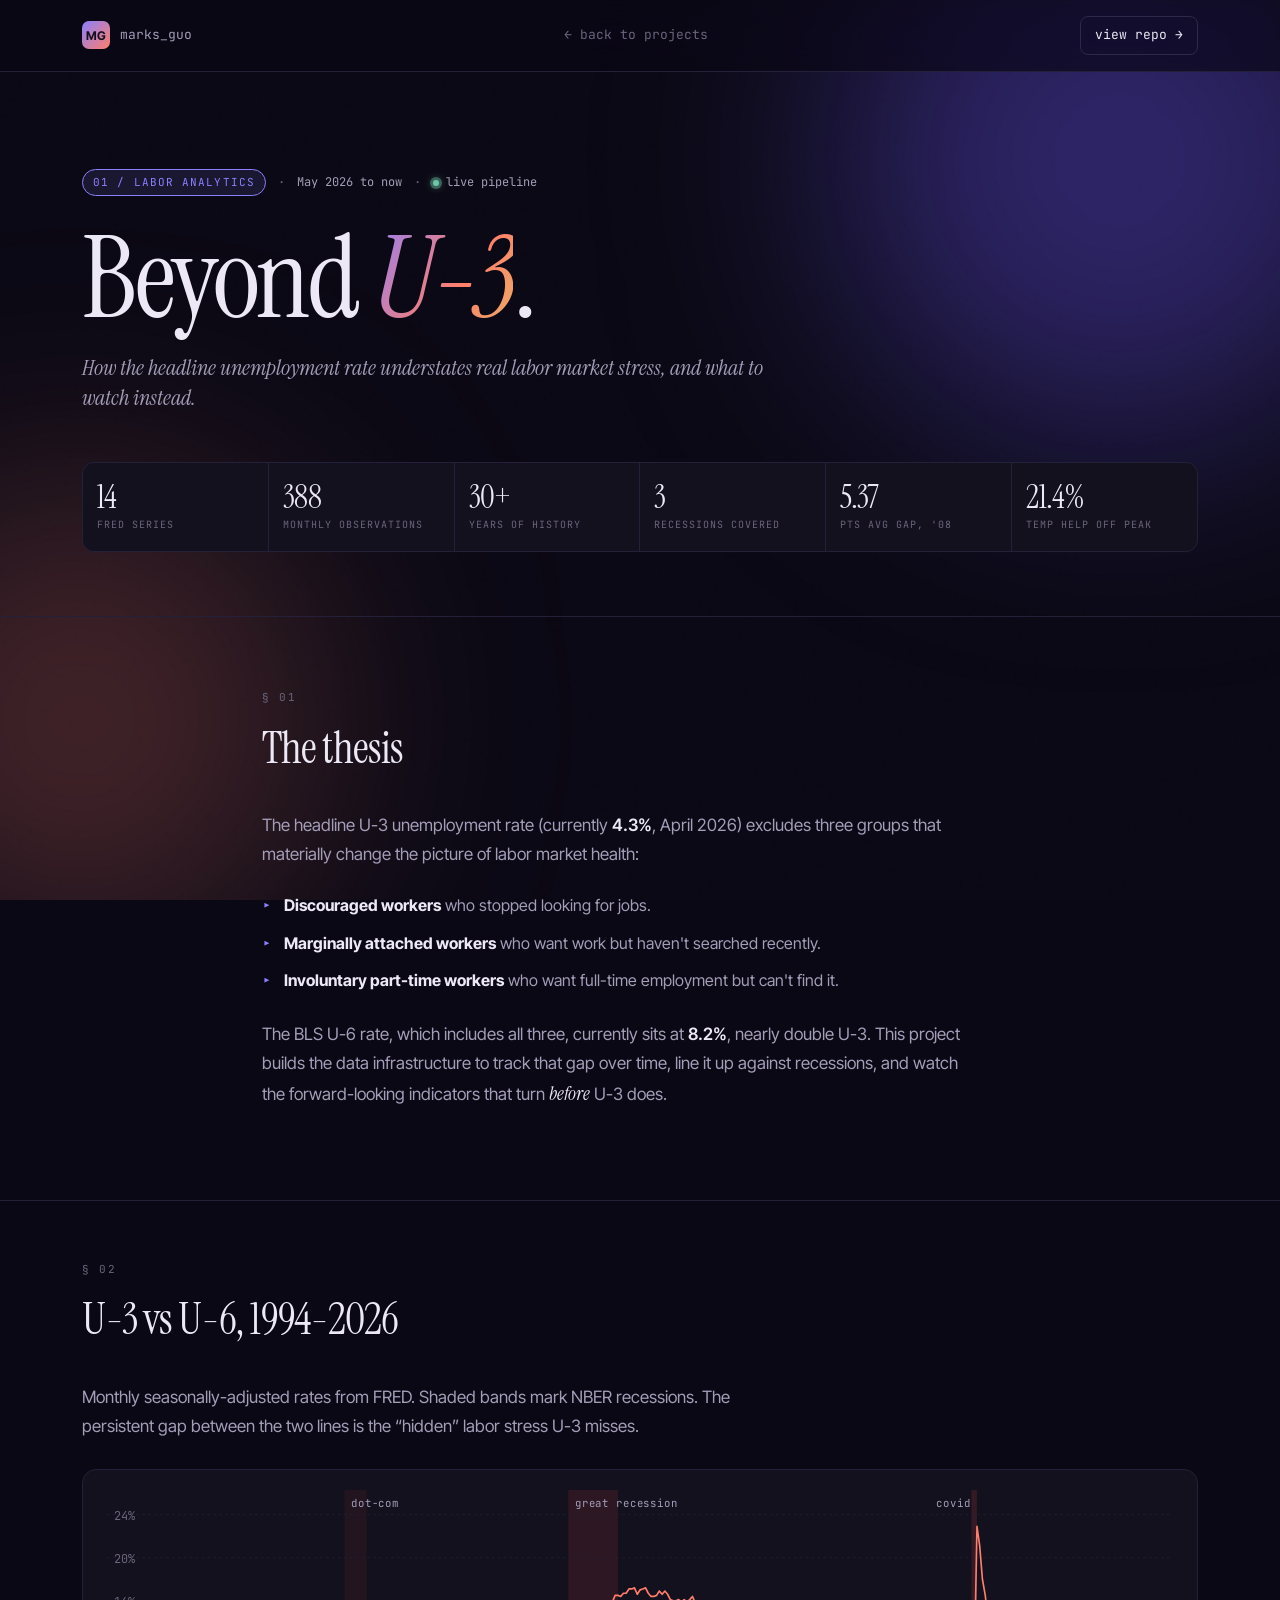
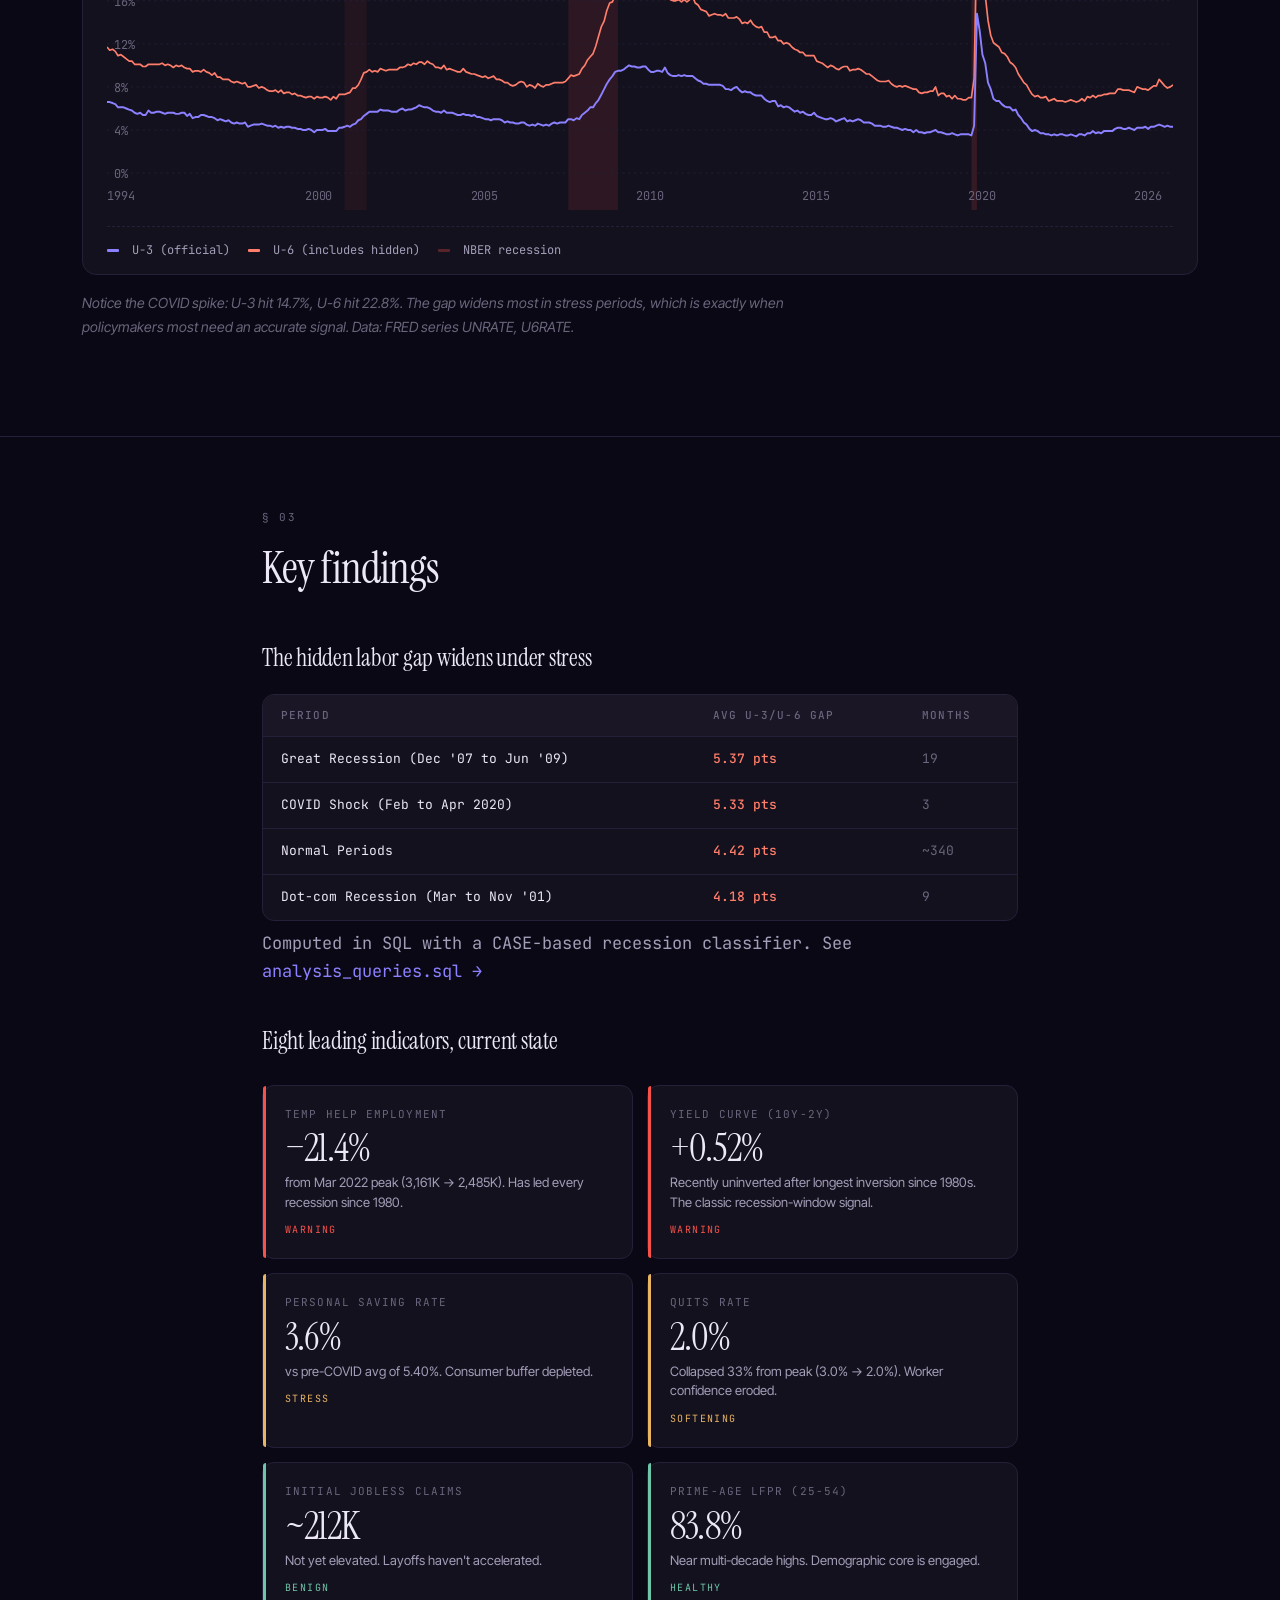
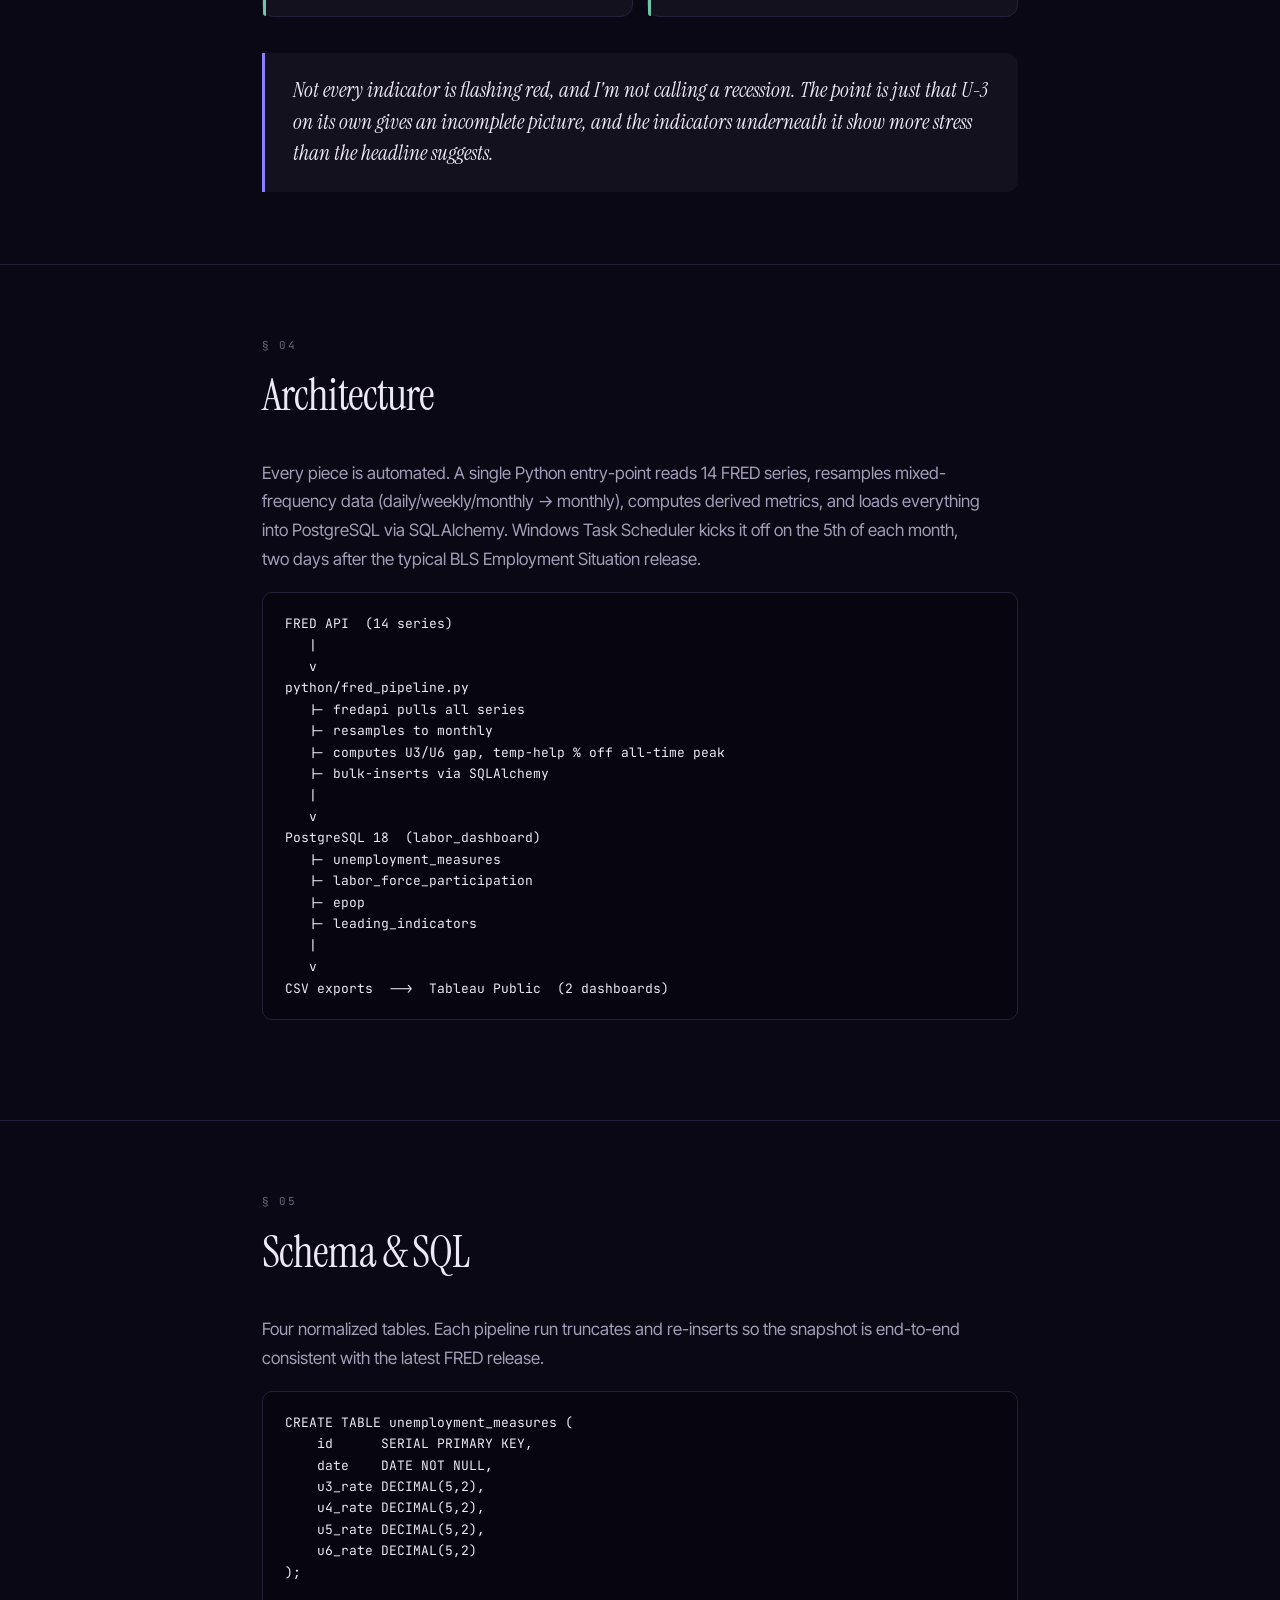
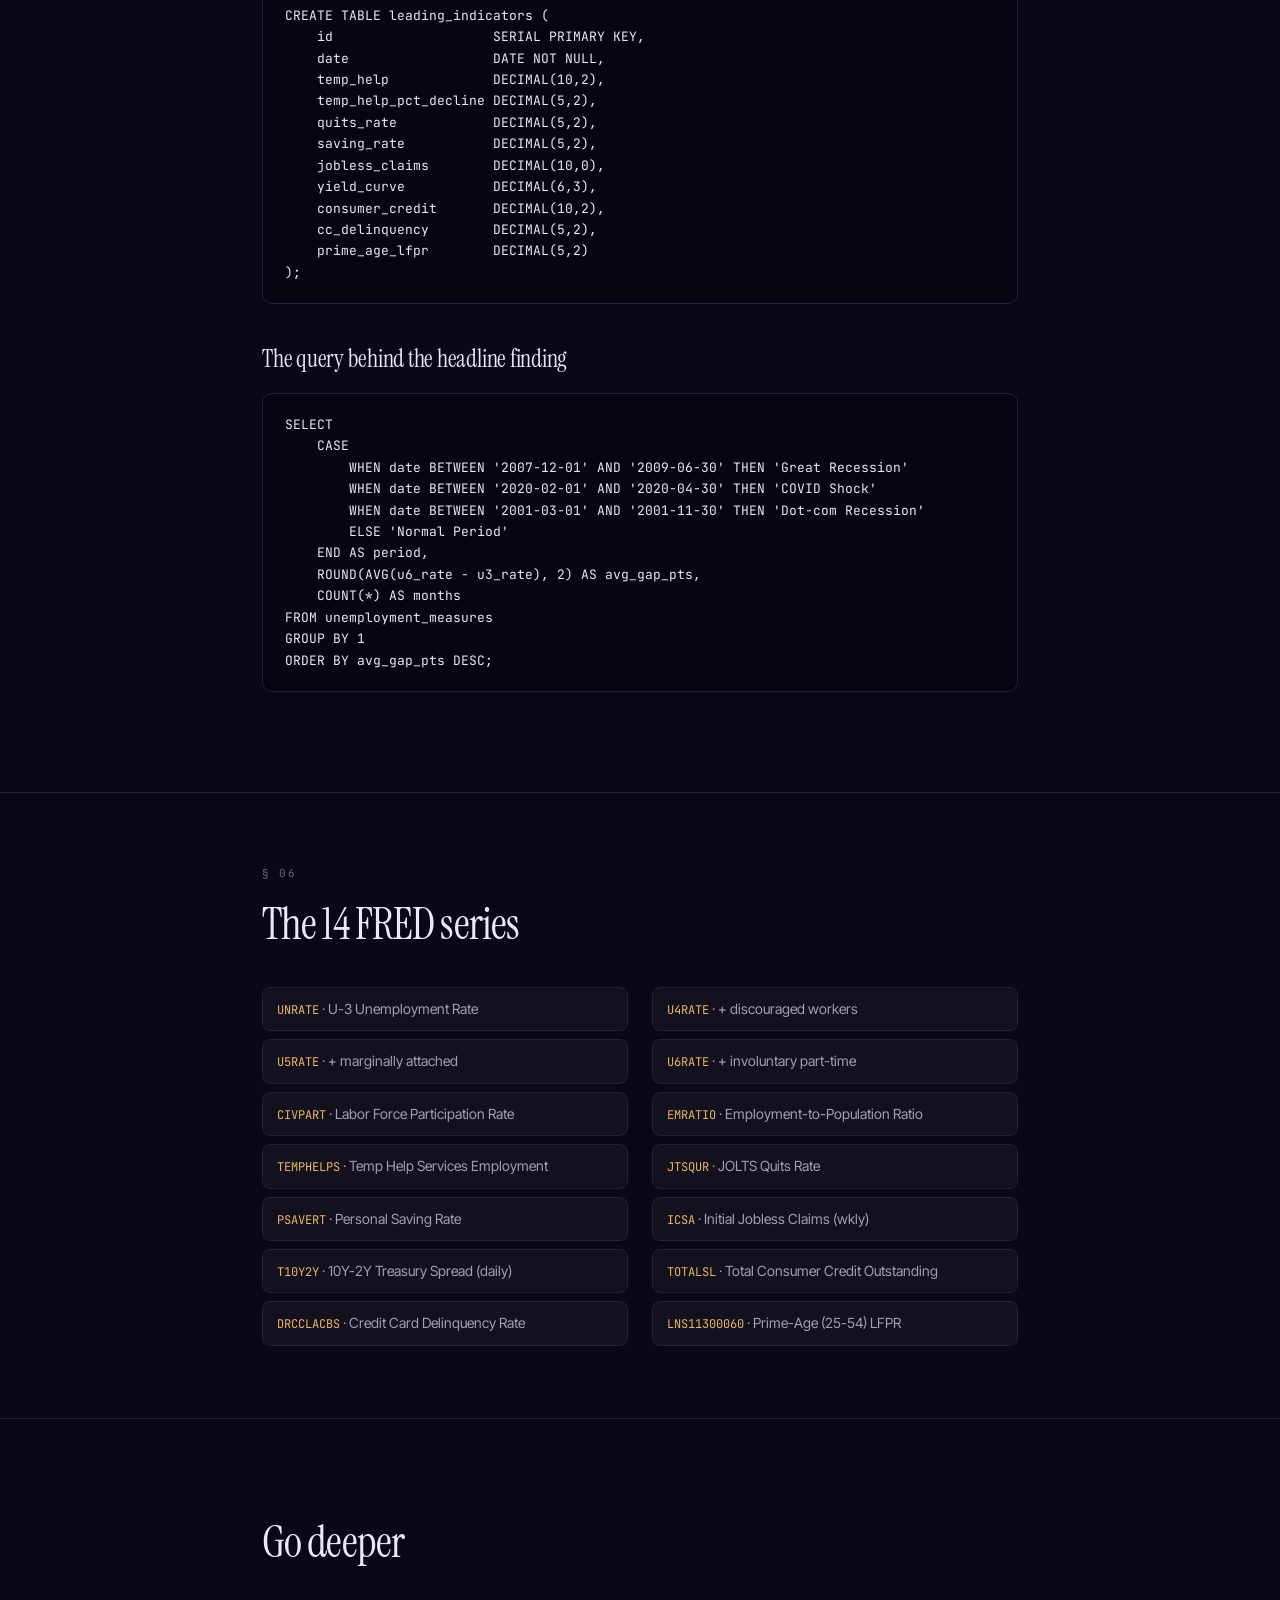
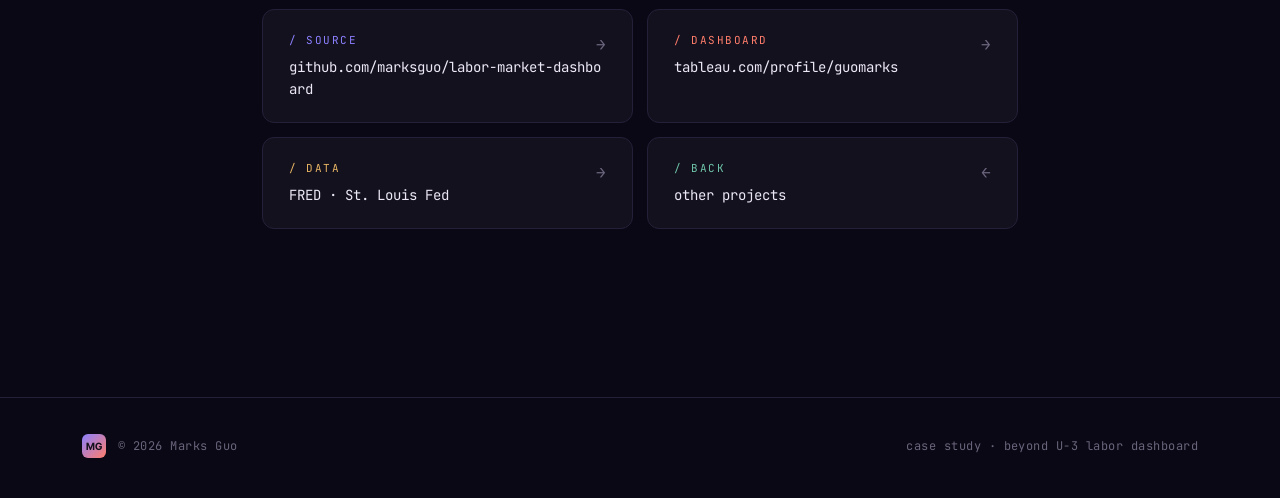
<file: labor-dashboard.html>
<!doctype html>
<html lang="en">
<head>
<meta charset="utf-8" />
<meta name="viewport" content="width=device-width, initial-scale=1" />
<title>Beyond U-3: Labor Market Dashboard | Marks Guo</title>
<meta name="description" content="Case study: how the U-3 unemployment rate systematically understates labor market stress. Automated FRED → PostgreSQL pipeline tracking 14 economic series across 30+ years." />

<link rel="preconnect" href="https://fonts.googleapis.com" />
<link rel="preconnect" href="https://fonts.gstatic.com" crossorigin />
<link href="https://fonts.googleapis.com/css2?family=Instrument+Serif:ital@0;1&family=Inter+Tight:wght@400;500;600;700;800&family=JetBrains+Mono:wght@400;500;600&display=swap" rel="stylesheet" />
<link rel="stylesheet" href="styles.css" />
<link rel="stylesheet" href="case.css" />
</head>
<body>

<div class="cursor-glow" aria-hidden="true"></div>
<div class="aurora" aria-hidden="true">
  <div class="aurora-blob a"></div>
  <div class="aurora-blob b"></div>
  <div class="aurora-blob c"></div>
</div>
<div class="grain" aria-hidden="true"></div>

<header class="nav">
  <div class="nav-inner">
    <a href="index.html" class="brand">
      <span class="brand-mark">MG</span>
      <span class="brand-name">marks_guo</span>
    </a>
    <nav class="nav-links">
      <a href="index.html#projects">&larr; back to projects</a>
    </nav>
    <a href="https://github.com/marksguo/labor-market-dashboard" class="nav-cta" target="_blank" rel="noopener">
      <span>view repo</span>
      <span class="arrow">&rarr;</span>
    </a>
  </div>
</header>

<main class="case">

  <!-- HERO -->
  <section class="case-hero">
    <div class="container">
      <div class="case-meta">
        <span class="case-tag" style="--accent: #8b80ff;">01 / labor analytics</span>
        <span class="dot-sep">&middot;</span>
        <span>May 2026 to now</span>
        <span class="dot-sep">&middot;</span>
        <span><span class="pulse-dot mini"></span> live pipeline</span>
      </div>
      <h1 class="case-title">
        Beyond <em>U-3</em>.
      </h1>
      <p class="case-sub">
        How the headline unemployment rate understates real labor market stress,
        and what to watch instead.
      </p>

      <div class="case-stats">
        <div><span class="case-stat-num">14</span><span class="case-stat-lab">FRED series</span></div>
        <div><span class="case-stat-num">388</span><span class="case-stat-lab">monthly observations</span></div>
        <div><span class="case-stat-num">30+</span><span class="case-stat-lab">years of history</span></div>
        <div><span class="case-stat-num">3</span><span class="case-stat-lab">recessions covered</span></div>
        <div><span class="case-stat-num">5.37</span><span class="case-stat-lab">pts avg gap, '08</span></div>
        <div><span class="case-stat-num">21.4%</span><span class="case-stat-lab">temp help off peak</span></div>
      </div>
    </div>
  </section>


  <!-- THESIS -->
  <section class="case-section">
    <div class="container narrow">
      <span class="case-h-num">&sect; 01</span>
      <h2 class="case-h">The thesis</h2>
      <p>
        The headline U-3 unemployment rate (currently <strong>4.3%</strong>, April 2026)
        excludes three groups that materially change the picture of labor market health:
      </p>
      <ul class="case-list">
        <li><strong>Discouraged workers</strong> who stopped looking for jobs.</li>
        <li><strong>Marginally attached workers</strong> who want work but haven't searched recently.</li>
        <li><strong>Involuntary part-time workers</strong> who want full-time employment but can't find it.</li>
      </ul>
      <p>
        The BLS U-6 rate, which includes all three, currently sits at
        <strong>8.2%</strong>, nearly double U-3. This project builds the data
        infrastructure to track that gap over time, line it up against recessions,
        and watch the forward-looking indicators that turn
        <em>before</em> U-3 does.
      </p>
    </div>
  </section>


  <!-- MAIN CHART: U-3 vs U-6 -->
  <section class="case-section chart-section">
    <div class="container">
      <header class="chart-head">
        <span class="case-h-num">&sect; 02</span>
        <h2 class="case-h">U-3 vs U-6, 1994-2026</h2>
        <p class="case-sub-small">
          Monthly seasonally-adjusted rates from FRED. Shaded bands mark NBER recessions.
          The persistent gap between the two lines is the &ldquo;hidden&rdquo; labor stress
          U-3 misses.
        </p>
      </header>

      <div class="chart-wrap">
        <svg class="chart" viewBox="0 0 900 260" preserveAspectRatio="none">
          <defs>
            <linearGradient id="u3Grad" x1="0" y1="0" x2="0" y2="1">
              <stop offset="0%" stop-color="#8b80ff" stop-opacity="0.18"/>
              <stop offset="100%" stop-color="#8b80ff" stop-opacity="0"/>
            </linearGradient>
            <linearGradient id="u6Grad" x1="0" y1="0" x2="0" y2="1">
              <stop offset="0%" stop-color="#ff7e6b" stop-opacity="0.22"/>
              <stop offset="100%" stop-color="#ff7e6b" stop-opacity="0"/>
            </linearGradient>
          </defs>

          <!-- recession bands -->
          <g class="recession-bands">
            <rect x="200.5" y="0" width="18.7"  height="260" fill="#f85149" opacity=".06"/>
            <rect x="389.4" y="0" width="42.0"  height="260" fill="#f85149" opacity=".10"/>
            <rect x="729.8" y="0" width="4.7"   height="260" fill="#f85149" opacity=".14"/>
          </g>

          <!-- y-axis gridlines -->
          <g class="grid" stroke="#25203a" stroke-width="0.6" stroke-dasharray="2,3">
            <line x1="0" y1="20"  x2="900" y2="20"/>   <!-- 24 -->
            <line x1="0" y1="55"  x2="900" y2="55"/>   <!-- 20 -->
            <line x1="0" y1="90"  x2="900" y2="90"/>   <!-- 16 -->
            <line x1="0" y1="125" x2="900" y2="125"/>  <!-- 12 -->
            <line x1="0" y1="160" x2="900" y2="160"/>  <!--  8 -->
            <line x1="0" y1="195" x2="900" y2="195"/>  <!--  4 -->
            <line x1="0" y1="230" x2="900" y2="230"/>  <!--  0 -->
          </g>

          <!-- y-axis labels -->
          <g class="axis-labels" font-family="JetBrains Mono, monospace" font-size="10" fill="#6a647c">
            <text x="6" y="24">24%</text>
            <text x="6" y="59">20%</text>
            <text x="6" y="94">16%</text>
            <text x="6" y="129">12%</text>
            <text x="6" y="164">8%</text>
            <text x="6" y="199">4%</text>
            <text x="6" y="234">0%</text>
          </g>

          <!-- x-axis year labels -->
          <g class="axis-labels" font-family="JetBrains Mono, monospace" font-size="10" fill="#6a647c">
            <text x="0"   y="252">1994</text>
            <text x="167" y="252">2000</text>
            <text x="307" y="252">2005</text>
            <text x="447" y="252">2010</text>
            <text x="587" y="252">2015</text>
            <text x="727" y="252">2020</text>
            <text x="867" y="252">2026</text>
          </g>

          <!-- recession labels -->
          <g class="recession-labels" font-family="JetBrains Mono, monospace" font-size="9" fill="#a39db8">
            <text x="206" y="14">dot-com</text>
            <text x="395" y="14">great recession</text>
            <text x="700" y="14">covid</text>
          </g>

          <!-- U-6 line (drawn first, behind U-3) -->
          <path class="chart-line-u6"
                d="M0.0,127.6 L2.3,130.2 L4.7,129.4 L7.0,131.1 L9.3,134.6 L11.7,133.8 L14.0,135.5 L16.3,137.2 L18.7,139.0 L21.0,139.0 L23.3,141.6 L25.6,141.6 L28.0,141.6 L30.3,143.4 L32.6,143.4 L35.0,141.6 L37.3,141.6 L39.6,141.6 L42.0,141.6 L44.3,141.6 L46.6,140.8 L49.0,142.5 L51.3,141.6 L53.6,142.5 L56.0,144.2 L58.3,142.5 L60.6,143.4 L63.0,142.5 L65.3,144.2 L67.6,145.1 L69.9,145.1 L72.3,147.8 L74.6,146.9 L76.9,146.9 L79.3,147.8 L81.6,146.0 L83.9,147.8 L86.3,148.6 L88.6,150.4 L90.9,148.6 L93.3,152.1 L95.6,152.1 L97.9,153.9 L100.3,153.9 L102.6,153.9 L104.9,155.6 L107.3,156.5 L109.6,155.6 L111.9,156.5 L114.2,157.4 L116.6,156.5 L118.9,160.0 L121.2,160.0 L123.6,159.1 L125.9,158.3 L128.2,160.9 L130.6,160.0 L132.9,160.9 L135.2,162.6 L137.6,163.5 L139.9,163.5 L142.2,162.6 L144.6,164.4 L146.9,162.6 L149.2,165.2 L151.6,164.4 L153.9,164.4 L156.2,166.1 L158.5,165.2 L160.9,167.0 L163.2,167.0 L165.5,167.9 L167.9,168.7 L170.2,167.9 L172.5,167.9 L174.9,169.6 L177.2,167.9 L179.5,168.7 L181.9,168.7 L184.2,167.9 L186.5,168.7 L188.9,170.5 L191.2,167.9 L193.5,169.6 L195.9,166.1 L198.2,166.1 L200.5,166.1 L202.8,165.2 L205.2,164.4 L207.5,160.9 L209.8,160.9 L212.2,158.3 L214.5,153.9 L216.8,148.6 L219.2,147.8 L221.5,146.0 L223.8,147.8 L226.2,146.9 L228.5,147.8 L230.8,145.1 L233.2,146.0 L235.5,146.9 L237.8,146.0 L240.2,146.0 L242.5,146.0 L244.8,146.0 L247.2,144.2 L249.5,144.2 L251.8,143.4 L254.1,141.6 L256.5,142.5 L258.8,140.8 L261.1,141.6 L263.5,139.9 L265.8,139.9 L268.1,141.6 L270.5,139.0 L272.8,140.8 L275.1,141.6 L277.5,144.2 L279.8,144.2 L282.1,145.1 L284.5,142.5 L286.8,146.0 L289.1,145.1 L291.5,146.0 L293.8,146.9 L296.1,147.8 L298.4,147.8 L300.8,145.1 L303.1,147.8 L305.4,148.6 L307.8,149.5 L310.1,149.5 L312.4,150.4 L314.8,151.2 L317.1,152.1 L319.4,151.2 L321.8,153.0 L324.1,152.1 L326.4,151.2 L328.8,153.9 L331.1,153.9 L333.4,154.8 L335.8,156.5 L338.1,156.5 L340.4,158.3 L342.7,159.1 L345.1,158.3 L347.4,156.5 L349.7,155.6 L352.1,156.5 L354.4,160.0 L356.7,158.3 L359.1,159.1 L361.4,160.9 L363.7,157.4 L366.1,159.1 L368.4,160.0 L370.7,158.3 L373.1,158.3 L375.4,157.4 L377.7,156.5 L380.1,156.5 L382.4,156.5 L384.7,156.5 L387.0,155.6 L389.4,153.0 L391.7,150.4 L394.0,151.2 L396.4,150.4 L398.7,149.5 L401.0,145.1 L403.4,142.5 L405.7,138.1 L408.0,135.5 L410.4,132.9 L412.7,126.8 L415.0,118.9 L417.4,111.0 L419.7,106.6 L422.0,97.9 L424.4,91.8 L426.7,90.9 L429.0,85.6 L431.3,85.6 L433.7,86.5 L436.0,83.9 L438.3,83.9 L440.7,80.4 L443.0,80.4 L445.3,79.5 L447.7,84.7 L450.0,81.2 L452.3,80.4 L454.7,79.5 L457.0,83.9 L459.3,86.5 L461.7,86.5 L464.0,85.6 L466.3,82.1 L468.7,84.7 L471.0,82.1 L473.3,84.7 L475.6,89.1 L478.0,90.0 L480.3,90.0 L482.6,89.1 L485.0,90.9 L487.3,89.1 L489.6,90.9 L492.0,89.1 L494.3,86.5 L496.6,91.8 L499.0,93.5 L501.3,97.0 L503.6,97.9 L506.0,98.8 L508.3,102.3 L510.6,101.4 L513.0,100.5 L515.3,101.4 L517.6,101.4 L519.9,102.3 L522.3,100.5 L524.6,104.0 L526.9,104.0 L529.3,104.0 L531.6,103.1 L533.9,104.9 L536.3,108.4 L538.6,107.5 L540.9,108.4 L543.3,105.8 L545.6,109.2 L547.9,111.0 L550.3,111.9 L552.6,111.0 L554.9,115.4 L557.3,115.4 L559.6,119.8 L561.9,119.8 L564.2,118.9 L566.6,122.4 L568.9,122.4 L571.2,125.0 L573.6,124.1 L575.9,125.0 L578.2,127.6 L580.6,129.4 L582.9,130.2 L585.2,132.0 L587.6,132.0 L589.9,134.6 L592.2,134.6 L594.6,134.6 L596.9,134.6 L599.2,139.0 L601.6,139.9 L603.9,140.8 L606.2,142.5 L608.5,144.2 L610.9,142.5 L613.2,143.4 L615.5,145.1 L617.9,146.0 L620.2,144.2 L622.5,143.4 L624.9,143.4 L627.2,146.9 L629.5,146.0 L631.9,146.0 L634.2,145.1 L636.5,146.0 L638.9,147.8 L641.2,149.5 L643.5,149.5 L645.9,151.2 L648.2,153.0 L650.5,154.8 L652.8,155.6 L655.2,155.6 L657.5,155.6 L659.8,154.8 L662.2,157.4 L664.5,159.1 L666.8,160.0 L669.2,159.1 L671.5,160.0 L673.8,159.1 L676.2,160.0 L678.5,160.9 L680.8,161.8 L683.2,161.8 L685.5,164.4 L687.8,165.2 L690.2,164.4 L692.5,164.4 L694.8,163.5 L697.2,163.5 L699.5,160.0 L701.8,167.0 L704.1,165.2 L706.5,165.2 L708.8,167.9 L711.1,167.0 L713.5,169.6 L715.8,167.0 L718.1,169.6 L720.5,169.6 L722.8,170.5 L725.1,170.5 L727.5,168.7 L729.8,168.7 L732.1,153.0 L734.5,29.6 L736.8,45.4 L739.1,72.5 L741.5,85.6 L743.8,105.8 L746.1,118.0 L748.4,124.1 L750.8,125.9 L753.1,127.6 L755.4,132.0 L757.8,132.9 L760.1,135.5 L762.4,139.9 L764.8,141.6 L767.1,144.2 L769.4,149.5 L771.8,153.0 L774.1,156.5 L776.4,158.3 L778.8,162.6 L781.1,166.1 L783.4,167.9 L785.8,167.0 L788.1,168.7 L790.4,168.7 L792.7,167.9 L795.1,171.4 L797.4,170.5 L799.7,169.6 L802.1,171.4 L804.4,171.4 L806.7,171.4 L809.1,172.3 L811.4,171.4 L813.7,170.5 L816.1,171.4 L818.4,172.3 L820.7,171.4 L823.1,169.6 L825.4,171.4 L827.7,167.9 L830.1,168.7 L832.4,167.0 L834.7,168.7 L837.0,167.0 L839.4,167.0 L841.7,166.1 L844.0,166.1 L846.4,165.2 L848.7,165.2 L851.0,165.2 L853.4,161.8 L855.7,161.8 L858.0,162.6 L860.4,162.6 L862.7,162.6 L865.0,163.5 L867.4,164.4 L869.7,160.0 L872.0,160.9 L874.4,161.8 L876.7,161.8 L879.0,162.6 L881.3,160.9 L883.7,159.1 L886.0,159.1 L888.3,153.9 L890.7,156.5 L893.0,159.1 L895.3,160.9 L897.7,160.0 L900.0,158.3"
                fill="none" stroke="#ff7e6b" stroke-width="1.4" stroke-linejoin="round" />

          <!-- U-3 line -->
          <path class="chart-line-u3"
                d="M0.0,172.3 L2.3,172.3 L4.7,173.1 L7.0,174.0 L9.3,176.6 L11.7,176.6 L14.0,176.6 L16.3,177.5 L18.7,178.4 L21.0,179.2 L23.3,181.0 L25.6,181.9 L28.0,181.0 L30.3,182.8 L32.6,182.8 L35.0,179.2 L37.3,181.0 L39.6,181.0 L42.0,180.1 L44.3,180.1 L46.6,181.0 L49.0,181.9 L51.3,181.0 L53.6,181.0 L56.0,181.0 L58.3,181.9 L60.6,181.9 L63.0,181.0 L65.3,181.0 L67.6,183.6 L69.9,181.9 L72.3,185.4 L74.6,184.5 L76.9,184.5 L79.3,182.8 L81.6,182.8 L83.9,183.6 L86.3,184.5 L88.6,184.5 L90.9,185.4 L93.3,187.1 L95.6,186.2 L97.9,187.1 L100.3,188.0 L102.6,187.1 L104.9,188.9 L107.3,189.8 L109.6,188.9 L111.9,189.8 L114.2,189.8 L116.6,188.9 L118.9,192.4 L121.2,191.5 L123.6,190.6 L125.9,190.6 L128.2,190.6 L130.6,189.8 L132.9,190.6 L135.2,191.5 L137.6,191.5 L139.9,192.4 L142.2,191.5 L144.6,193.2 L146.9,192.4 L149.2,193.2 L151.6,192.4 L153.9,192.4 L156.2,193.2 L158.5,193.2 L160.9,194.1 L163.2,194.1 L165.5,195.0 L167.9,195.0 L170.2,194.1 L172.5,195.0 L174.9,196.8 L177.2,195.0 L179.5,195.0 L181.9,195.0 L184.2,194.1 L186.5,195.9 L188.9,195.9 L191.2,195.9 L193.5,195.9 L195.9,193.2 L198.2,193.2 L200.5,192.4 L202.8,191.5 L205.2,192.4 L207.5,190.6 L209.8,189.8 L212.2,187.1 L214.5,186.2 L216.8,183.6 L219.2,181.9 L221.5,180.1 L223.8,180.1 L226.2,180.1 L228.5,180.1 L230.8,178.4 L233.2,179.2 L235.5,179.2 L237.8,179.2 L240.2,180.1 L242.5,180.1 L244.8,180.1 L247.2,178.4 L249.5,177.5 L251.8,179.2 L254.1,178.4 L256.5,178.4 L258.8,177.5 L261.1,176.6 L263.5,174.9 L265.8,175.8 L268.1,176.6 L270.5,176.6 L272.8,177.5 L275.1,179.2 L277.5,180.1 L279.8,180.1 L282.1,181.0 L284.5,179.2 L286.8,181.0 L289.1,181.0 L291.5,181.0 L293.8,181.9 L296.1,182.8 L298.4,182.8 L300.8,181.9 L303.1,182.8 L305.4,182.8 L307.8,183.6 L310.1,182.8 L312.4,184.5 L314.8,184.5 L317.1,185.4 L319.4,186.2 L321.8,186.2 L324.1,187.1 L326.4,186.2 L328.8,186.2 L331.1,186.2 L333.4,187.1 L335.8,188.9 L338.1,188.0 L340.4,188.9 L342.7,188.9 L345.1,189.8 L347.4,189.8 L349.7,188.9 L352.1,188.9 L354.4,190.6 L356.7,191.5 L359.1,190.6 L361.4,191.5 L363.7,189.8 L366.1,190.6 L368.4,191.5 L370.7,190.6 L373.1,191.5 L375.4,189.8 L377.7,188.9 L380.1,189.8 L382.4,188.9 L384.7,188.9 L387.0,188.9 L389.4,186.2 L391.7,186.2 L394.0,187.1 L396.4,185.4 L398.7,186.2 L401.0,182.8 L403.4,181.0 L405.7,179.2 L408.0,176.6 L410.4,176.6 L412.7,173.1 L415.0,170.5 L417.4,166.1 L419.7,161.8 L422.0,157.4 L424.4,153.9 L426.7,151.2 L429.0,147.8 L431.3,146.9 L433.7,146.9 L436.0,146.0 L438.3,144.2 L440.7,142.5 L443.0,143.4 L445.3,143.4 L447.7,144.2 L450.0,144.2 L452.3,143.4 L454.7,143.4 L457.0,146.0 L459.3,147.8 L461.7,147.8 L464.0,146.9 L466.3,146.9 L468.7,147.8 L471.0,144.2 L473.3,148.6 L475.6,150.4 L478.0,151.2 L480.3,151.2 L482.6,150.4 L485.0,151.2 L487.3,150.4 L489.6,151.2 L492.0,151.2 L494.3,151.2 L496.6,153.0 L499.0,154.8 L501.3,155.6 L503.6,157.4 L506.0,157.4 L508.3,158.3 L510.6,158.3 L513.0,158.3 L515.3,158.3 L517.6,158.3 L519.9,159.1 L522.3,161.8 L524.6,161.8 L526.9,162.6 L529.3,160.9 L531.6,160.0 L533.9,162.6 L536.3,164.4 L538.6,163.5 L540.9,164.4 L543.3,164.4 L545.6,166.1 L547.9,167.0 L550.3,167.0 L552.6,167.0 L554.9,169.6 L557.3,171.4 L559.6,172.3 L561.9,171.4 L564.2,171.4 L566.6,175.8 L568.9,174.9 L571.2,176.6 L573.6,175.8 L575.9,176.6 L578.2,178.4 L580.6,180.1 L582.9,179.2 L585.2,181.0 L587.6,180.1 L589.9,181.9 L592.2,182.8 L594.6,182.8 L596.9,181.0 L599.2,183.6 L601.6,184.5 L603.9,185.4 L606.2,186.2 L608.5,186.2 L610.9,185.4 L613.2,186.2 L615.5,188.0 L617.9,187.1 L620.2,186.2 L622.5,185.4 L624.9,188.0 L627.2,187.1 L629.5,188.0 L631.9,187.1 L634.2,186.2 L636.5,187.1 L638.9,188.9 L641.2,188.9 L643.5,188.9 L645.9,189.8 L648.2,191.5 L650.5,191.5 L652.8,191.5 L655.2,192.4 L657.5,192.4 L659.8,191.5 L662.2,192.4 L664.5,193.2 L666.8,193.2 L669.2,194.1 L671.5,195.0 L673.8,194.1 L676.2,195.0 L678.5,195.0 L680.8,196.8 L683.2,195.0 L685.5,196.8 L687.8,196.8 L690.2,197.6 L692.5,196.8 L694.8,196.8 L697.2,195.9 L699.5,195.0 L701.8,196.8 L704.1,196.8 L706.5,197.6 L708.8,198.5 L711.1,198.5 L713.5,197.6 L715.8,198.5 L718.1,199.4 L720.5,198.5 L722.8,198.5 L725.1,198.5 L727.5,198.5 L729.8,199.4 L732.1,191.5 L734.5,100.5 L736.8,114.5 L739.1,133.8 L741.5,140.8 L743.8,156.5 L746.1,161.8 L748.4,169.6 L750.8,171.4 L753.1,171.4 L755.4,174.0 L757.8,175.8 L760.1,176.6 L762.4,176.6 L764.8,179.2 L767.1,178.4 L769.4,182.8 L771.8,185.4 L774.1,188.9 L776.4,190.6 L778.8,194.1 L781.1,195.9 L783.4,195.0 L785.8,195.9 L788.1,197.6 L790.4,197.6 L792.7,198.5 L795.1,198.5 L797.4,199.4 L799.7,198.5 L802.1,199.4 L804.4,198.5 L806.7,198.5 L809.1,199.4 L811.4,199.4 L813.7,198.5 L816.1,199.4 L818.4,200.2 L820.7,198.5 L823.1,198.5 L825.4,199.4 L827.7,197.6 L830.1,197.6 L832.4,195.9 L834.7,197.6 L837.0,196.8 L839.4,197.6 L841.7,195.9 L844.0,195.9 L846.4,195.9 L848.7,195.9 L851.0,194.1 L853.4,193.2 L855.7,193.2 L858.0,194.1 L860.4,194.1 L862.7,193.2 L865.0,194.1 L867.4,195.0 L869.7,193.2 L872.0,193.2 L874.4,193.2 L876.7,192.4 L879.0,194.1 L881.3,192.4 L883.7,192.4 L886.0,191.5 L888.3,190.6 L890.7,191.5 L893.0,192.4 L895.3,191.5 L897.7,192.4 L900.0,192.4"
                fill="none" stroke="#8b80ff" stroke-width="1.6" stroke-linejoin="round" />
        </svg>

        <div class="chart-legend">
          <span><i style="background: #8b80ff;"></i> U-3 (official)</span>
          <span><i style="background: #ff7e6b;"></i> U-6 (includes hidden)</span>
          <span><i style="background: rgba(248,81,73,.3);"></i> NBER recession</span>
        </div>
      </div>

      <p class="chart-caption">
        Notice the COVID spike: U-3 hit 14.7%, U-6 hit 22.8%. The gap widens
        most in stress periods, which is exactly when policymakers most need an accurate signal.
        Data: FRED series UNRATE, U6RATE.
      </p>
    </div>
  </section>


  <!-- KEY FINDINGS -->
  <section class="case-section">
    <div class="container narrow">
      <span class="case-h-num">&sect; 03</span>
      <h2 class="case-h">Key findings</h2>

      <h3 class="case-sh">The hidden labor gap widens under stress</h3>
      <div class="findings-table">
        <table>
          <thead>
            <tr><th>Period</th><th>Avg U-3/U-6 gap</th><th>Months</th></tr>
          </thead>
          <tbody>
            <tr><td>Great Recession (Dec '07 to Jun '09)</td><td>5.37 pts</td><td>19</td></tr>
            <tr><td>COVID Shock (Feb to Apr 2020)</td><td>5.33 pts</td><td>3</td></tr>
            <tr><td>Normal Periods</td><td>4.42 pts</td><td>~340</td></tr>
            <tr><td>Dot-com Recession (Mar to Nov '01)</td><td>4.18 pts</td><td>9</td></tr>
          </tbody>
        </table>
      </div>
      <p class="case-aside">
        Computed in SQL with a CASE-based recession classifier. See
        <a href="https://github.com/marksguo/labor-market-dashboard/blob/main/sql/analysis_queries.sql" target="_blank" rel="noopener">analysis_queries.sql &rarr;</a>
      </p>

      <h3 class="case-sh">Eight leading indicators, current state</h3>
      <div class="indicators">
        <div class="ind-card" style="--accent: #f85149;">
          <span class="ind-label">Temp Help Employment</span>
          <span class="ind-value">&minus;21.4%</span>
          <span class="ind-note">from Mar 2022 peak (3,161K &rarr; 2,485K). Has led every recession since 1980.</span>
          <span class="ind-status">warning</span>
        </div>
        <div class="ind-card" style="--accent: #f85149;">
          <span class="ind-label">Yield Curve (10Y&minus;2Y)</span>
          <span class="ind-value">+0.52%</span>
          <span class="ind-note">Recently uninverted after longest inversion since 1980s. The classic recession-window signal.</span>
          <span class="ind-status">warning</span>
        </div>
        <div class="ind-card" style="--accent: #e8b563;">
          <span class="ind-label">Personal Saving Rate</span>
          <span class="ind-value">3.6%</span>
          <span class="ind-note">vs pre-COVID avg of 5.40%. Consumer buffer depleted.</span>
          <span class="ind-status">stress</span>
        </div>
        <div class="ind-card" style="--accent: #e8b563;">
          <span class="ind-label">Quits Rate</span>
          <span class="ind-value">2.0%</span>
          <span class="ind-note">Collapsed 33% from peak (3.0% &rarr; 2.0%). Worker confidence eroded.</span>
          <span class="ind-status">softening</span>
        </div>
        <div class="ind-card" style="--accent: #6ec5a8;">
          <span class="ind-label">Initial Jobless Claims</span>
          <span class="ind-value">~212K</span>
          <span class="ind-note">Not yet elevated. Layoffs haven't accelerated.</span>
          <span class="ind-status">benign</span>
        </div>
        <div class="ind-card" style="--accent: #6ec5a8;">
          <span class="ind-label">Prime-Age LFPR (25-54)</span>
          <span class="ind-value">83.8%</span>
          <span class="ind-note">Near multi-decade highs. Demographic core is engaged.</span>
          <span class="ind-status">healthy</span>
        </div>
      </div>

      <blockquote class="case-quote">
        Not every indicator is flashing red, and I'm not calling a recession. The point
        is just that U-3 on its own gives an incomplete picture, and the indicators
        underneath it show more stress than the headline suggests.
      </blockquote>
    </div>
  </section>


  <!-- ARCHITECTURE -->
  <section class="case-section">
    <div class="container narrow">
      <span class="case-h-num">&sect; 04</span>
      <h2 class="case-h">Architecture</h2>
      <p>
        Every piece is automated. A single Python entry-point reads 14 FRED
        series, resamples mixed-frequency data (daily/weekly/monthly &rarr; monthly),
        computes derived metrics, and loads everything into PostgreSQL via
        SQLAlchemy. Windows Task Scheduler kicks it off on the 5th of each
        month, two days after the typical BLS Employment Situation release.
      </p>

      <pre class="case-code">FRED API  (14 series)
   |
   v
python/fred_pipeline.py
   |- fredapi pulls all series
   |- resamples to monthly
   |- computes U3/U6 gap, temp-help % off all-time peak
   |- bulk-inserts via SQLAlchemy
   |
   v
PostgreSQL 18  (labor_dashboard)
   |- unemployment_measures
   |- labor_force_participation
   |- epop
   |- leading_indicators
   |
   v
CSV exports  -->  Tableau Public  (2 dashboards)</pre>
    </div>
  </section>


  <!-- SCHEMA + SQL -->
  <section class="case-section">
    <div class="container narrow">
      <span class="case-h-num">&sect; 05</span>
      <h2 class="case-h">Schema &amp; SQL</h2>
      <p>
        Four normalized tables. Each pipeline run truncates and re-inserts so
        the snapshot is end-to-end consistent with the latest FRED release.
      </p>
      <pre class="case-code">CREATE TABLE unemployment_measures (
    id      SERIAL PRIMARY KEY,
    date    DATE NOT NULL,
    u3_rate DECIMAL(5,2),
    u4_rate DECIMAL(5,2),
    u5_rate DECIMAL(5,2),
    u6_rate DECIMAL(5,2)
);

CREATE TABLE leading_indicators (
    id                    SERIAL PRIMARY KEY,
    date                  DATE NOT NULL,
    temp_help             DECIMAL(10,2),
    temp_help_pct_decline DECIMAL(5,2),
    quits_rate            DECIMAL(5,2),
    saving_rate           DECIMAL(5,2),
    jobless_claims        DECIMAL(10,0),
    yield_curve           DECIMAL(6,3),
    consumer_credit       DECIMAL(10,2),
    cc_delinquency        DECIMAL(5,2),
    prime_age_lfpr        DECIMAL(5,2)
);</pre>

      <h3 class="case-sh">The query behind the headline finding</h3>
      <pre class="case-code">SELECT
    CASE
        WHEN date BETWEEN '2007-12-01' AND '2009-06-30' THEN 'Great Recession'
        WHEN date BETWEEN '2020-02-01' AND '2020-04-30' THEN 'COVID Shock'
        WHEN date BETWEEN '2001-03-01' AND '2001-11-30' THEN 'Dot-com Recession'
        ELSE 'Normal Period'
    END AS period,
    ROUND(AVG(u6_rate - u3_rate), 2) AS avg_gap_pts,
    COUNT(*) AS months
FROM unemployment_measures
GROUP BY 1
ORDER BY avg_gap_pts DESC;</pre>
    </div>
  </section>


  <!-- FRED SERIES -->
  <section class="case-section">
    <div class="container narrow">
      <span class="case-h-num">&sect; 06</span>
      <h2 class="case-h">The 14 FRED series</h2>
      <div class="series-grid">
        <div><code>UNRATE</code> &middot; U-3 Unemployment Rate</div>
        <div><code>U4RATE</code> &middot; +&nbsp;discouraged workers</div>
        <div><code>U5RATE</code> &middot; +&nbsp;marginally attached</div>
        <div><code>U6RATE</code> &middot; +&nbsp;involuntary part-time</div>
        <div><code>CIVPART</code> &middot; Labor Force Participation Rate</div>
        <div><code>EMRATIO</code> &middot; Employment-to-Population Ratio</div>
        <div><code>TEMPHELPS</code> &middot; Temp Help Services Employment</div>
        <div><code>JTSQUR</code> &middot; JOLTS Quits Rate</div>
        <div><code>PSAVERT</code> &middot; Personal Saving Rate</div>
        <div><code>ICSA</code> &middot; Initial Jobless Claims (wkly)</div>
        <div><code>T10Y2Y</code> &middot; 10Y-2Y Treasury Spread (daily)</div>
        <div><code>TOTALSL</code> &middot; Total Consumer Credit Outstanding</div>
        <div><code>DRCCLACBS</code> &middot; Credit Card Delinquency Rate</div>
        <div><code>LNS11300060</code> &middot; Prime-Age (25-54) LFPR</div>
      </div>
    </div>
  </section>


  <!-- FOOTER CTA -->
  <section class="case-section case-cta">
    <div class="container narrow">
      <h2 class="case-cta-h">Go deeper</h2>
      <div class="case-links">
        <a class="case-link" style="--accent: #8b80ff;" href="https://github.com/marksguo/labor-market-dashboard" target="_blank" rel="noopener">
          <span class="cl-k">/ source</span>
          <span class="cl-v">github.com/marksguo/labor-market-dashboard</span>
          <span class="cl-arrow">&rarr;</span>
        </a>
        <a class="case-link" style="--accent: #ff7e6b;" href="https://public.tableau.com/app/profile/guomarks" target="_blank" rel="noopener">
          <span class="cl-k">/ dashboard</span>
          <span class="cl-v">tableau.com/profile/guomarks</span>
          <span class="cl-arrow">&rarr;</span>
        </a>
        <a class="case-link" style="--accent: #e8b563;" href="https://fred.stlouisfed.org/" target="_blank" rel="noopener">
          <span class="cl-k">/ data</span>
          <span class="cl-v">FRED &middot; St. Louis Fed</span>
          <span class="cl-arrow">&rarr;</span>
        </a>
        <a class="case-link" style="--accent: #6ec5a8;" href="index.html#projects">
          <span class="cl-k">/ back</span>
          <span class="cl-v">other projects</span>
          <span class="cl-arrow">&larr;</span>
        </a>
      </div>
    </div>
  </section>

</main>

<footer class="footer">
  <div class="container footer-inner">
    <div>
      <span class="footer-mark">MG</span>
      <span>&copy; <span id="year"></span> Marks Guo</span>
    </div>
    <span class="footer-sub">case study &middot; beyond U-3 labor dashboard</span>
  </div>
</footer>

<script src="script.js"></script>
</body>
</html>
</file>
<file: styles.css>
/* =================================================================
   marks guo — portfolio
   palette: deep violet-black base, multi-accent system
   ================================================================= */

/* ---- reset ---- */
*, *::before, *::after { box-sizing: border-box; }
html, body { margin: 0; padding: 0; }
img { max-width: 100%; display: block; }
a { color: inherit; text-decoration: none; }
button { font: inherit; }
ul { margin: 0; padding: 0; list-style: none; }

/* ---- tokens ---- */
:root {
  /* surface */
  --bg:        #0a0814;
  --bg-alt:    #07050f;
  --panel:     #14111e;
  --panel-2:   #1a1626;
  --panel-3:   #221c33;
  --border:    #25203a;
  --border-2:  #2f2848;

  /* text */
  --text:      #ece8f5;
  --text-dim:  #a39db8;
  --text-soft: #6a647c;

  /* accents */
  --c-indigo:  #8b80ff;
  --c-coral:   #ff7e6b;
  --c-amber:   #e8b563;
  --c-mint:    #6ec5a8;
  --c-rose:    #e88ab8;
  --c-violet:  #c89eff;
  --c-green:   #7ee787;

  /* type */
  --display: 'Instrument Serif', 'Times New Roman', serif;
  --sans: 'Inter Tight', -apple-system, BlinkMacSystemFont, 'Segoe UI', sans-serif;
  --mono: 'JetBrains Mono', ui-monospace, SFMono-Regular, Menlo, monospace;
}

/* ---- base ---- */
html {
  scroll-behavior: smooth;
  scroll-padding-top: 88px;
}
body {
  font-family: var(--sans);
  background: var(--bg);
  color: var(--text);
  line-height: 1.6;
  -webkit-font-smoothing: antialiased;
  text-rendering: optimizeLegibility;
  overflow-x: hidden;
  position: relative;
}

.container { max-width: 1180px; margin: 0 auto; padding: 0 32px; }

/* =================================================================
   AMBIENT LAYERS: cursor glow, aurora, grain
   ================================================================= */
.cursor-glow {
  position: fixed;
  top: 0; left: 0;
  width: 600px; height: 600px;
  border-radius: 50%;
  background: radial-gradient(circle at center,
    rgba(139,128,255,.12) 0%,
    rgba(139,128,255,.05) 30%,
    transparent 65%);
  pointer-events: none;
  z-index: 1;
  transform: translate(-50%, -50%);
  transition: opacity .3s ease;
  opacity: 0;
  filter: blur(40px);
}

.aurora {
  position: fixed;
  inset: 0;
  z-index: 0;
  pointer-events: none;
  overflow: hidden;
}
.aurora-blob {
  position: absolute;
  border-radius: 50%;
  filter: blur(110px);
  opacity: .35;
  mix-blend-mode: screen;
}
.aurora-blob.a {
  width: 560px; height: 560px;
  background: #6e57ff;
  top: -120px; right: -120px;
  animation: float 24s ease-in-out infinite;
}
.aurora-blob.b {
  width: 480px; height: 480px;
  background: #ff7e6b;
  top: 480px; left: -160px;
  opacity: .22;
  animation: float 28s ease-in-out infinite reverse;
}
.aurora-blob.c {
  width: 520px; height: 520px;
  background: #e8b563;
  top: 1400px; right: -100px;
  opacity: .18;
  animation: float 32s ease-in-out infinite;
}
@keyframes float {
  0%, 100% { transform: translate(0, 0) scale(1); }
  33%      { transform: translate(40px, -30px) scale(1.05); }
  66%      { transform: translate(-30px, 40px) scale(.95); }
}

.grain {
  position: fixed;
  inset: 0;
  z-index: 1;
  pointer-events: none;
  opacity: .04;
  background-image: url("data:image/svg+xml;utf8,<svg viewBox='0 0 200 200' xmlns='http://www.w3.org/2000/svg'><filter id='n'><feTurbulence type='fractalNoise' baseFrequency='.9' numOctaves='3'/><feColorMatrix values='0 0 0 0 1  0 0 0 0 1  0 0 0 0 1  0 0 0 .3 0'/></filter><rect width='200' height='200' filter='url(%23n)'/></svg>");
  mix-blend-mode: overlay;
}

main, .nav, .footer { position: relative; z-index: 2; }

/* =================================================================
   NAV
   ================================================================= */
.nav {
  position: sticky; top: 0; z-index: 50;
  backdrop-filter: blur(14px) saturate(140%);
  -webkit-backdrop-filter: blur(14px) saturate(140%);
  background: rgba(10,8,20,0.72);
  border-bottom: 1px solid var(--border);
  transition: padding .3s ease;
}
.nav-inner {
  max-width: 1180px; margin: 0 auto;
  padding: 16px 32px;
  display: flex; align-items: center; justify-content: space-between;
  gap: 24px;
}

.brand {
  display: inline-flex; align-items: center; gap: 10px;
  font-family: var(--mono);
  font-size: 13px;
  color: var(--text);
}
.brand-mark {
  display: inline-flex; align-items: center; justify-content: center;
  width: 28px; height: 28px;
  background: linear-gradient(135deg, var(--c-indigo), var(--c-coral));
  color: #14111e;
  font-weight: 700;
  border-radius: 7px;
  font-family: var(--sans);
  letter-spacing: -.02em;
  font-size: 12px;
  transition: transform .35s cubic-bezier(.34,1.56,.64,1);
}
.brand:hover .brand-mark { transform: rotate(-8deg) scale(1.08); }
.brand-name { color: var(--text-dim); }

.nav-links {
  position: relative;
  display: flex; align-items: center; gap: 4px;
  font-family: var(--mono); font-size: 13px;
}
.nav-links a {
  position: relative;
  padding: 8px 14px;
  color: var(--text-soft);
  transition: color .2s ease;
  z-index: 2;
}
.nav-links a:hover { color: var(--text); }
.nav-links a.active { color: var(--text); }
.nav-indicator {
  position: absolute;
  height: 30px; width: 0;
  background: var(--panel-2);
  border: 1px solid var(--border-2);
  border-radius: 8px;
  transition: transform .4s cubic-bezier(.22,1,.36,1),
              width .4s cubic-bezier(.22,1,.36,1),
              opacity .25s ease;
  opacity: 0;
  z-index: 1;
  top: 50%;
  left: 0;
  transform: translateY(-50%);
  pointer-events: none;
}

.nav-cta {
  display: inline-flex; align-items: center; gap: 8px;
  font-family: var(--mono);
  font-size: 13px;
  border: 1px solid var(--border-2);
  padding: 8px 14px;
  border-radius: 8px;
  color: var(--text);
  transition: all .2s ease;
}
.nav-cta:hover {
  border-color: var(--c-indigo);
  color: var(--c-indigo);
  transform: translateY(-1px);
  box-shadow: 0 6px 16px -8px rgba(139,128,255,.4);
}
.nav-cta .arrow { transition: transform .25s ease; }
.nav-cta:hover .arrow { transform: translateY(2px); }

/* =================================================================
   HERO
   ================================================================= */
.hero {
  position: relative;
  padding: 96px 32px 96px;
  max-width: 860px;
  margin: 0 auto;
  overflow: hidden;
}

.hero-eyebrow {
  display: inline-flex; align-items: center; gap: 10px;
  font-family: var(--mono); font-size: 13px;
  color: var(--text-dim);
  padding: 7px 14px;
  border: 1px solid var(--border);
  border-radius: 999px;
  background: rgba(20,17,30,.5);
  backdrop-filter: blur(6px);
  margin-bottom: 36px;
}
.hero-eyebrow strong { color: var(--text); font-weight: 500; }
.dot-sep { color: var(--text-soft); }

.pulse-dot {
  width: 8px; height: 8px; border-radius: 50%;
  background: var(--c-mint);
  display: inline-block;
  position: relative;
  box-shadow: 0 0 12px var(--c-mint);
}
.pulse-dot::before {
  content: '';
  position: absolute;
  inset: -3px;
  border-radius: 50%;
  background: var(--c-mint);
  opacity: .4;
  animation: ping 2s cubic-bezier(0,0,.2,1) infinite;
}
.pulse-dot.mini { width: 6px; height: 6px; box-shadow: 0 0 8px var(--c-mint); }
@keyframes ping {
  0%   { transform: scale(.8); opacity: .6; }
  80%  { transform: scale(2.2); opacity: 0; }
  100% { transform: scale(2.4); opacity: 0; }
}

.hero-name {
  font-family: var(--display);
  font-size: clamp(64px, 10vw, 124px);
  line-height: .94;
  letter-spacing: -0.03em;
  font-weight: 400;
  margin: 0 0 28px;
  color: var(--text);
}
.hero-name .word {
  display: inline-block;
  opacity: 0;
  transform: translateY(20px);
  animation: word-in .9s cubic-bezier(.22,1,.36,1) forwards;
  animation-delay: var(--d, 0s);
}
.hero-name .period {
  color: var(--c-coral);
  display: inline-block;
  margin-left: 2px;
}
@keyframes word-in {
  to { opacity: 1; transform: translateY(0); }
}

.hero-rotator {
  font-family: var(--mono);
  font-size: 17px;
  color: var(--text-dim);
  margin: 0 0 28px;
  display: flex; align-items: baseline;
  gap: 6px;
  flex-wrap: wrap;
  height: 28px;
}
.rotator-fixed { color: var(--text-soft); }
.rotator-wrap {
  height: 28px;
  overflow: hidden;
  display: inline-block;
  vertical-align: bottom;
  position: relative;
}
.rotator-list {
  animation: rotate-words 14s steps(5) infinite;
}
.rotator-list li {
  height: 28px;
  line-height: 28px;
  color: var(--text);
}
.rotator-list li:nth-child(1) { color: var(--c-indigo); }
.rotator-list li:nth-child(2) { color: var(--c-coral); }
.rotator-list li:nth-child(3) { color: var(--c-mint); }
.rotator-list li:nth-child(4) { color: var(--c-violet); }
.rotator-list li:nth-child(5) { color: var(--c-amber); }
@keyframes rotate-words {
  0%, 18%   { transform: translateY(0); }
  20%, 38%  { transform: translateY(-28px); }
  40%, 58%  { transform: translateY(-56px); }
  60%, 78%  { transform: translateY(-84px); }
  80%, 100% { transform: translateY(-112px); }
}

.hero-lede {
  max-width: 580px;
  font-size: 17px;
  color: var(--text-dim);
  margin: 0 0 44px;
  line-height: 1.65;
}
.hero-lede em {
  color: var(--text);
  font-style: italic;
  font-family: var(--display);
  font-size: 19px;
  letter-spacing: -.01em;
}

.hero-stats {
  display: grid;
  grid-template-columns: repeat(4, 1fr);
  gap: 14px;
  margin: 0 0 44px;
}
.hero-stats .stat {
  position: relative;
  padding: 18px 16px;
  background: rgba(20,17,30,.6);
  backdrop-filter: blur(6px);
  border: 1px solid var(--border);
  border-radius: 12px;
  display: flex; flex-direction: column; gap: 4px;
  transition: border-color .25s ease, transform .25s ease;
  overflow: hidden;
}
.hero-stats .stat::before {
  content: '';
  position: absolute; inset: 0;
  background: linear-gradient(135deg, transparent 60%, rgba(139,128,255,.08) 100%);
  opacity: 0;
  transition: opacity .25s ease;
}
.hero-stats .stat:hover {
  border-color: var(--border-2);
  transform: translateY(-2px);
}
.hero-stats .stat:hover::before { opacity: 1; }
.stat-num {
  font-family: var(--mono);
  font-size: 26px;
  font-weight: 600;
  color: var(--text);
  letter-spacing: -.02em;
}
.stat-lab {
  font-family: var(--mono);
  font-size: 11px;
  color: var(--text-soft);
  text-transform: uppercase;
  letter-spacing: .08em;
}

.hero-cta { display: flex; gap: 12px; flex-wrap: wrap; }
.btn {
  display: inline-flex; align-items: center; gap: 8px;
  font-family: var(--mono);
  font-size: 13px;
  padding: 13px 22px;
  border-radius: 10px;
  border: 1px solid transparent;
  transition: transform .2s ease, box-shadow .2s ease, background .2s ease, color .2s ease;
  cursor: pointer;
  letter-spacing: .02em;
}
.btn.primary {
  background: linear-gradient(135deg, var(--c-indigo), #6e57ff);
  color: #0a0814;
  font-weight: 600;
  box-shadow: 0 10px 24px -10px rgba(139,128,255,.6);
}
.btn.primary:hover {
  transform: translateY(-2px);
  box-shadow: 0 16px 36px -12px rgba(139,128,255,.7);
}
.btn.primary .btn-arrow { transition: transform .25s cubic-bezier(.34,1.56,.64,1); }
.btn.primary:hover .btn-arrow { transform: translateX(4px); }
.btn.ghost {
  border-color: var(--border-2);
  color: var(--text);
  background: rgba(20,17,30,.5);
  backdrop-filter: blur(6px);
}
.btn.ghost:hover {
  border-color: var(--c-coral);
  color: var(--c-coral);
  transform: translateY(-2px);
}

/* reveal-up base */
.reveal-up {
  opacity: 0;
  transform: translateY(16px);
  animation: reveal-up .9s cubic-bezier(.22,1,.36,1) forwards;
  animation-delay: var(--d, 0s);
}
.reveal { opacity: 0; animation: reveal-in .8s ease forwards; }
@keyframes reveal-up {
  to { opacity: 1; transform: translateY(0); }
}
@keyframes reveal-in {
  to { opacity: 1; }
}

/* scroll cue */
.scroll-cue {
  position: absolute;
  bottom: 20px; left: 32px;
  display: flex; flex-direction: column; align-items: flex-start;
  gap: 10px;
  font-family: var(--mono);
  font-size: 11px;
  color: var(--text-soft);
  letter-spacing: .14em;
  text-transform: uppercase;
  opacity: 0;
  animation: reveal-in 1s ease 1.4s forwards;
}
.scroll-line {
  width: 1px; height: 48px;
  background: linear-gradient(to bottom, var(--c-indigo), transparent);
  position: relative;
  overflow: hidden;
}
.scroll-line::after {
  content: '';
  position: absolute;
  top: 0; left: 0;
  width: 100%; height: 16px;
  background: linear-gradient(to bottom, var(--text), transparent);
  animation: scroll-drip 2.2s ease-in-out infinite;
}
@keyframes scroll-drip {
  0%   { transform: translateY(-100%); opacity: 0; }
  30%  { opacity: 1; }
  100% { transform: translateY(48px); opacity: 0; }
}

/* =================================================================
   SECTIONS
   ================================================================= */
.section {
  padding: 100px 0;
  border-top: 1px solid var(--border);
  position: relative;
}
.section.alt {
  background: linear-gradient(to bottom, rgba(7,5,15,.4), rgba(7,5,15,.6));
}
.section-head {
  margin-bottom: 56px;
  display: flex; align-items: baseline; gap: 16px; flex-wrap: wrap;
}
.section-num {
  font-family: var(--mono);
  font-size: 12px;
  color: var(--text-soft);
  letter-spacing: .12em;
  text-transform: uppercase;
}
.section-h {
  font-family: var(--display);
  font-size: clamp(34px, 4.5vw, 48px);
  font-weight: 400;
  letter-spacing: -.02em;
  margin: 0;
  color: var(--text);
}
.hash { color: var(--c-indigo); margin-right: 6px; font-family: var(--mono); font-size: .7em; vertical-align: middle; }
.section-sub {
  color: var(--text-dim);
  font-size: 15px;
  margin: 8px 0 0;
  width: 100%;
}

/* =================================================================
   ABOUT
   ================================================================= */
.two-col {
  display: grid;
  grid-template-columns: 1.4fr 1fr;
  gap: 64px;
  align-items: start;
}
.prose p { margin: 0 0 18px; color: var(--text-dim); font-size: 16px; }
.prose p strong { color: var(--text); font-weight: 600; }
.prose .lead { font-size: 18px; line-height: 1.65; color: var(--text); }
.prose .lead strong { color: var(--c-indigo); }

.now-box {
  margin-top: 32px;
  padding: 22px 24px;
  background: var(--panel);
  border: 1px solid var(--border);
  border-radius: 12px;
  position: relative;
  overflow: hidden;
}
.now-box::before {
  content: '';
  position: absolute;
  top: 0; left: 0;
  width: 3px; height: 100%;
  background: linear-gradient(to bottom, var(--c-indigo), var(--c-coral), var(--c-amber), var(--c-mint));
}
.now-label {
  font-family: var(--mono);
  font-size: 11px;
  color: var(--text-soft);
  text-transform: uppercase;
  letter-spacing: .14em;
  display: block;
  margin-bottom: 12px;
}
.now-list li {
  display: flex; align-items: center; gap: 10px;
  font-size: 14.5px;
  color: var(--text-dim);
  padding: 5px 0;
}
.now-list li em { color: var(--text); font-style: italic; }
.now-list .dot {
  width: 6px; height: 6px; border-radius: 50%;
  flex-shrink: 0;
}
.now-list .dot.c1 { background: var(--c-indigo); box-shadow: 0 0 8px var(--c-indigo); }
.now-list .dot.c2 { background: var(--c-coral);  box-shadow: 0 0 8px var(--c-coral); }
.now-list .dot.c3 { background: var(--c-amber);  box-shadow: 0 0 8px var(--c-amber); }
.now-list .dot.c4 { background: var(--c-mint);   box-shadow: 0 0 8px var(--c-mint); }

.profile-card {
  background: var(--panel);
  border: 1px solid var(--border);
  border-radius: 14px;
  padding: 4px 0 8px;
  font-family: var(--mono);
  font-size: 13px;
  position: sticky;
  top: 100px;
}
.card-head {
  display: flex; align-items: center; gap: 14px;
  padding: 20px;
  border-bottom: 1px solid var(--border);
}
.card-mark {
  display: inline-flex; align-items: center; justify-content: center;
  width: 44px; height: 44px;
  background: linear-gradient(135deg, var(--c-indigo), var(--c-coral));
  color: #14111e;
  font-family: var(--sans);
  font-weight: 700;
  border-radius: 10px;
  font-size: 16px;
  letter-spacing: -.02em;
}
.card-title { color: var(--text); font-family: var(--sans); font-weight: 600; font-size: 15px; }
.card-sub   { color: var(--text-soft); font-size: 11.5px; margin-top: 2px; }
.card-row {
  display: flex; justify-content: space-between; align-items: center;
  padding: 9px 20px;
  border-bottom: 1px dashed var(--border);
  font-size: 12.5px;
}
.card-row:last-child { border-bottom: 0; }
.card-k { color: var(--text-soft); }
.card-v { color: var(--text); display: inline-flex; align-items: center; gap: 6px; }
.card-v em { color: var(--text-soft); font-style: italic; font-size: 11px; }

/* =================================================================
   MORE ABOUT ME — personal cards
   ================================================================= */
.more-section {
  background: linear-gradient(180deg,
    rgba(232,138,184,.025) 0%,
    rgba(232,181,99,.025) 50%,
    rgba(110,197,168,.02) 100%);
}
.more-section .section-sub em {
  color: var(--text-dim);
  font-family: var(--display);
  font-style: italic;
  font-size: 16px;
}

.personal-grid {
  display: grid;
  grid-template-columns: repeat(3, 1fr);
  gap: 18px;
}

.personal-card {
  --accent: var(--c-rose);
  position: relative;
  background: var(--panel);
  border: 1px solid var(--border);
  border-radius: 14px;
  padding: 40px 26px 26px;
  transition: border-color .25s ease, transform .25s ease, box-shadow .25s ease;
  overflow: hidden;
}
.personal-card::before {
  content: '';
  position: absolute;
  inset: 0;
  background: radial-gradient(circle at top right, var(--accent), transparent 70%);
  opacity: 0;
  transition: opacity .35s ease;
  pointer-events: none;
}
.personal-card:hover {
  border-color: var(--accent);
  transform: translateY(-3px);
  box-shadow: 0 16px 32px -18px rgba(0,0,0,.55);
}
.personal-card:hover::before { opacity: .06; }

.pc-tab {
  position: absolute;
  top: 0; left: 22px;
  padding: 5px 12px 6px;
  background: var(--accent);
  color: #14111e;
  font-family: var(--mono);
  font-size: 10.5px;
  font-weight: 600;
  letter-spacing: .14em;
  text-transform: uppercase;
  border-radius: 0 0 8px 8px;
}

.personal-card h3 {
  font-family: var(--display);
  font-size: 24px;
  font-weight: 400;
  margin: 0 0 10px;
  color: var(--text);
  letter-spacing: -.01em;
  line-height: 1.2;
}

.pc-placeholder {
  color: var(--text-soft);
  font-style: italic;
  font-size: 14.5px;
  line-height: 1.6;
  margin: 0;
  position: relative;
  padding-left: 14px;
  border-left: 2px dashed var(--border-2);
}

/* =================================================================
   PROJECTS
   ================================================================= */
.project {
  --accent: var(--c-indigo);
  --accent-soft: rgba(139,128,255,.14);
  position: relative;
  background: var(--panel);
  border: 1px solid var(--border);
  border-radius: 18px;
  padding: 32px 32px 28px;
  margin-bottom: 24px;
  overflow: hidden;
  transition: transform .35s cubic-bezier(.22,1,.36,1), border-color .25s ease;
}
.project::before {
  content: '';
  position: absolute;
  top: 0; left: 0;
  width: 4px; height: 100%;
  background: var(--accent);
  opacity: .8;
  transition: width .3s ease, opacity .3s ease;
}
.project:hover {
  border-color: var(--border-2);
  transform: translateY(-3px);
}
.project:hover::before {
  width: 6px;
  opacity: 1;
}
.project-glow {
  position: absolute;
  top: 0; right: 0;
  width: 320px; height: 320px;
  background: radial-gradient(circle, var(--accent-soft) 0%, transparent 65%);
  opacity: 0;
  transition: opacity .4s ease;
  pointer-events: none;
}
.project:hover .project-glow { opacity: 1; }

.project-head {
  display: flex;
  align-items: flex-start;
  justify-content: space-between;
  gap: 20px;
  margin-bottom: 18px;
}
.project-headl { flex: 1; min-width: 0; }
.project-num {
  font-family: var(--mono);
  color: var(--accent);
  font-size: 11px;
  letter-spacing: .14em;
  text-transform: uppercase;
  display: inline-block;
  margin-bottom: 8px;
  padding: 4px 10px;
  border: 1px solid var(--accent);
  border-radius: 999px;
  background: var(--accent-soft);
}
.project h3 {
  font-family: var(--display);
  font-size: 30px;
  font-weight: 400;
  margin: 0 0 10px;
  letter-spacing: -.02em;
  color: var(--text);
  line-height: 1.15;
}
.project-tags {
  display: flex; flex-wrap: wrap; gap: 6px;
  margin: 0;
}
.tag {
  font-family: var(--mono);
  font-size: 11px;
  padding: 3px 9px;
  background: var(--panel-2);
  border: 1px solid var(--border);
  border-radius: 5px;
  color: var(--text-dim);
  letter-spacing: .02em;
}
.project-when {
  font-family: var(--mono);
  font-size: 12px;
  color: var(--text-soft);
  white-space: nowrap;
  padding-top: 8px;
  letter-spacing: .04em;
}
.project-desc {
  color: var(--text-dim);
  margin: 0 0 18px;
  font-size: 16px;
  line-height: 1.65;
  max-width: 760px;
}
.project-desc em {
  color: var(--text);
  font-family: var(--display);
  font-style: italic;
  font-size: 18px;
}
.project-desc b, .project-desc strong { color: var(--text); font-weight: 600; }

.project-body {
  display: grid;
  grid-template-columns: 1.3fr 1fr;
  gap: 28px;
  align-items: start;
  margin-bottom: 22px;
}

.project-points { margin: 0; }
.project-points li {
  position: relative;
  padding: 7px 0 7px 22px;
  color: var(--text-dim);
  font-size: 14.5px;
  line-height: 1.55;
}
.project-points li::before {
  content: '▸';
  position: absolute; left: 0; top: 7px;
  color: var(--accent);
  font-family: var(--mono);
}
.project-points li b, .project-points li strong { color: var(--text); font-weight: 600; }
.project-points li code {
  font-family: var(--mono); font-size: 12.5px;
  background: var(--panel-2);
  padding: 1px 6px;
  border-radius: 4px;
  color: var(--accent);
  border: 1px solid var(--border);
}

/* mini-viz panels */
.project-viz {
  background: var(--panel-2);
  border: 1px solid var(--border);
  border-radius: 12px;
  padding: 16px;
}
.project-viz.horizontal {
  display: grid;
  grid-template-columns: repeat(4, 1fr);
  gap: 12px;
  background: transparent;
  border: 0;
  padding: 0;
  margin-bottom: 20px;
}
.metric-card {
  background: var(--panel-2);
  border: 1px solid var(--border);
  border-radius: 10px;
  padding: 16px 14px;
  display: flex; flex-direction: column; gap: 4px;
  transition: border-color .25s ease, transform .25s ease;
}
.metric-card:hover { border-color: var(--accent); transform: translateY(-2px); }
.metric-k {
  font-family: var(--mono);
  font-size: 10px;
  color: var(--text-soft);
  text-transform: uppercase;
  letter-spacing: .14em;
}
.metric-v {
  font-family: var(--display);
  font-size: 28px;
  color: var(--text);
  letter-spacing: -.02em;
  line-height: 1;
  margin: 2px 0;
}
.metric-sub {
  font-family: var(--mono);
  font-size: 11px;
  color: var(--text-dim);
}

.viz-head {
  display: flex; justify-content: space-between; align-items: center;
  margin-bottom: 12px;
  padding-bottom: 10px;
  border-bottom: 1px dashed var(--border);
}
.viz-title {
  font-family: var(--mono);
  font-size: 11px;
  color: var(--text-soft);
  text-transform: uppercase;
  letter-spacing: .12em;
}
.viz-dot {
  font-family: var(--mono);
  font-size: 11px;
  color: var(--c-mint);
  letter-spacing: .05em;
}

.spark-wrap { display: flex; flex-direction: column; gap: 6px; }
.spark-row {
  display: grid;
  grid-template-columns: 90px 1fr 64px;
  gap: 10px;
  align-items: center;
  font-family: var(--mono);
  font-size: 12px;
  padding: 4px 0;
}
.spark-lab { color: var(--text-soft); font-size: 11px; text-transform: uppercase; letter-spacing: .08em; }
.spark { height: 26px; width: 100%; overflow: visible; }
.spark-path {
  fill: none;
  stroke-width: 1.6;
  stroke-linecap: round;
  stroke-linejoin: round;
  stroke-dasharray: 320;
  stroke-dashoffset: 320;
  filter: drop-shadow(0 0 4px currentColor);
}
.spark-path.c-blue  { stroke: var(--c-indigo); color: var(--c-indigo); }
.spark-path.c-coral { stroke: var(--c-coral);  color: var(--c-coral); }
.spark-path.c-amber { stroke: var(--c-amber);  color: var(--c-amber); }
.spark-path.c-mint  { stroke: var(--c-mint);   color: var(--c-mint); }
.spark-path.c-rose  { stroke: var(--c-rose);   color: var(--c-rose); }
.spark.drawn .spark-path {
  animation: draw-spark 1.4s cubic-bezier(.22,1,.36,1) forwards;
}
@keyframes draw-spark {
  to { stroke-dashoffset: 0; }
}

.spark-val { color: var(--text); font-size: 12.5px; text-align: right; }
.spark-val.warn { color: var(--c-coral); }
.spark-val.ok   { color: var(--c-mint); }

/* project chart figures */
.project-shot { margin: 4px 0 0; }
.project-shot img {
  width: 100%;
  border-radius: 12px;
  border: 1px solid rgba(255,255,255,.08);
  display: block;
  background: var(--bg-alt);
}
.project-shot figcaption {
  margin: .6rem 0 0;
  font-size: .78rem;
  color: var(--text-soft);
  font-family: var(--mono);
  letter-spacing: .02em;
}
.project-shot figcaption b { color: var(--text-dim); font-weight: 600; }

.project-links {
  display: flex; flex-wrap: wrap; gap: 22px;
  margin-top: 8px;
  font-family: var(--mono); font-size: 13px;
}
.project-links a {
  position: relative;
  color: var(--accent);
  display: inline-flex; align-items: center; gap: 6px;
  padding-bottom: 2px;
  border-bottom: 1px solid transparent;
  transition: border-color .2s ease;
}
.project-links a span { transition: transform .25s ease; }
.project-links a:hover { border-bottom-color: var(--accent); }
.project-links a:hover span { transform: translateX(4px); }

/* =================================================================
   IN PROGRESS — live systems
   ================================================================= */
.live-badge {
  display: inline-flex; align-items: center; gap: 6px;
  font-family: var(--mono);
  font-size: 11px;
  color: var(--c-mint);
  text-transform: uppercase;
  letter-spacing: .12em;
  padding: 4px 10px;
  border: 1px solid rgba(110,197,168,.35);
  border-radius: 999px;
  background: rgba(110,197,168,.08);
}
.link-static {
  display: inline-flex; align-items: center; gap: 8px;
  font-family: var(--mono);
  font-size: 12.5px;
  color: var(--text-soft);
  letter-spacing: .03em;
}

.live-grid {
  display: grid;
  grid-template-columns: repeat(2, 1fr);
  gap: 18px;
  margin-top: 24px;
}
.live-card {
  --accent: var(--c-indigo);
  position: relative;
  background: var(--panel);
  border: 1px solid var(--border);
  border-radius: 16px;
  padding: 26px 26px 24px;
  overflow: hidden;
  transition: border-color .25s ease, transform .25s ease, box-shadow .25s ease;
}
.live-card::before {
  content: '';
  position: absolute; top: 0; left: 0;
  width: 3px; height: 100%;
  background: var(--accent);
  opacity: .8;
  transition: width .3s ease;
}
.live-card:hover { border-color: var(--border-2); transform: translateY(-3px); }
.live-card:hover::before { width: 5px; }
.live-head {
  display: flex; align-items: center; justify-content: space-between;
  gap: 12px; margin-bottom: 14px;
}
.live-k {
  font-family: var(--mono);
  font-size: 11px;
  color: var(--accent);
  letter-spacing: .1em;
}
.live-card h3 {
  font-family: var(--display);
  font-size: 25px;
  font-weight: 400;
  margin: 0 0 10px;
  color: var(--text);
  letter-spacing: -.01em;
}
.live-card p {
  margin: 0;
  color: var(--text-dim);
  font-size: 14.5px;
  line-height: 1.6;
}
.live-card p b { color: var(--text); font-weight: 600; }
.live-stack {
  margin-top: 14px !important;
  font-family: var(--mono);
  font-size: 11.5px !important;
  color: var(--text-soft) !important;
  letter-spacing: .04em;
}

/* =================================================================
   SKILLS
   ================================================================= */
.skills-grid {
  display: grid;
  grid-template-columns: repeat(2, 1fr);
  gap: 18px;
  margin-bottom: 24px;
}
.skill-block {
  --accent: var(--c-indigo);
  background: var(--panel);
  border: 1px solid var(--border);
  border-radius: 14px;
  padding: 24px;
  position: relative;
  overflow: hidden;
  transition: border-color .25s ease, transform .25s ease;
}
.skill-block::before {
  content: '';
  position: absolute;
  top: -1px; left: -1px;
  width: 60px; height: 4px;
  background: var(--accent);
  border-radius: 14px 0 0 0;
}
.skill-block:hover {
  border-color: var(--border-2);
  transform: translateY(-2px);
}
.skill-block h4 {
  margin: 0 0 16px;
  font-family: var(--mono);
  font-size: 12px;
  color: var(--text-soft);
  text-transform: uppercase;
  letter-spacing: .12em;
  font-weight: 500;
}
.chips {
  display: flex; flex-wrap: wrap; gap: 8px;
}
.chips li {
  font-family: var(--mono);
  font-size: 12px;
  padding: 6px 12px;
  background: var(--panel-2);
  border: 1px solid var(--border);
  border-radius: 8px;
  color: var(--text);
  transition: all .2s ease;
  cursor: default;
}
.chips li em { font-style: italic; color: var(--text-soft); font-size: 10.5px; }
.chips li:hover {
  border-color: var(--accent);
  color: var(--accent);
  transform: translateY(-1px);
}

.coursework {
  background: var(--panel);
  border: 1px solid var(--border);
  border-radius: 14px;
  padding: 24px;
}
.coursework h4 {
  margin: 0 0 10px;
  font-family: var(--mono);
  font-size: 12px;
  color: var(--text-soft);
  text-transform: uppercase;
  letter-spacing: .12em;
  font-weight: 500;
}
.coursework p { margin: 0; color: var(--text-dim); font-size: 15px; line-height: 1.7; }

/* =================================================================
   EXPERIENCE (timeline)
   ================================================================= */
.timeline {
  position: relative;
  padding-left: 28px;
}
.timeline::before {
  content: '';
  position: absolute;
  top: 8px; bottom: 8px; left: 8px;
  width: 1px;
  background: linear-gradient(to bottom, var(--c-indigo), var(--c-coral), transparent);
}
.job {
  position: relative;
  background: var(--panel);
  border: 1px solid var(--border);
  border-radius: 14px;
  padding: 28px 28px 22px;
  margin-bottom: 22px;
  transition: border-color .25s ease, transform .25s ease;
}
.job:hover { border-color: var(--border-2); transform: translateY(-2px); }
.timeline-dot {
  --accent: var(--c-indigo);
  position: absolute;
  top: 32px; left: -27px;
  width: 13px; height: 13px;
  border-radius: 50%;
  background: var(--accent);
  box-shadow: 0 0 0 4px var(--bg), 0 0 16px var(--accent);
}
.job-head {
  display: flex;
  justify-content: space-between;
  align-items: flex-start;
  gap: 16px;
  margin-bottom: 14px;
}
.job h3 {
  font-family: var(--display);
  font-size: 24px;
  font-weight: 400;
  margin: 0 0 4px;
  color: var(--text);
  letter-spacing: -.01em;
}
.job-role { margin: 0; color: var(--text-dim); font-size: 14.5px; font-style: italic; }
.job-meta {
  display: flex; flex-direction: column; align-items: flex-end;
  gap: 2px; font-family: var(--mono); font-size: 11px; color: var(--text-soft);
  white-space: nowrap;
  letter-spacing: .04em;
}

/* =================================================================
   CONTACT
   ================================================================= */
.contact-lede {
  color: var(--text-dim);
  font-size: 19px;
  margin: 0 0 40px;
  max-width: 760px;
  line-height: 1.6;
}
.contact-lede em { font-family: var(--display); font-style: italic; color: var(--text); font-size: 21px; }
.contact-lede b, .contact-lede strong { color: var(--text); font-weight: 600; }

.contact-grid {
  display: grid;
  grid-template-columns: repeat(3, 1fr);
  gap: 14px;
}
.contact-card {
  --accent: var(--c-indigo);
  background: var(--panel);
  border: 1px solid var(--border);
  border-radius: 14px;
  padding: 22px 24px;
  display: flex; flex-direction: column; gap: 6px;
  transition: all .25s ease;
  position: relative;
  overflow: hidden;
}
.contact-card::after {
  content: '';
  position: absolute;
  inset: 0;
  background: radial-gradient(circle at 100% 0%, var(--accent), transparent 60%);
  opacity: 0;
  transition: opacity .3s ease;
  pointer-events: none;
}
.contact-card:hover {
  border-color: var(--accent);
  transform: translateY(-3px);
  box-shadow: 0 18px 36px -16px rgba(0,0,0,.6);
}
.contact-card:hover::after { opacity: .08; }
.contact-card.static { cursor: default; }
.contact-card.static:hover { border-color: var(--border); transform: none; box-shadow: none; }
.contact-card.static:hover::after { opacity: 0; }
.cc-k {
  font-family: var(--mono);
  font-size: 11px;
  color: var(--accent);
  text-transform: uppercase;
  letter-spacing: .12em;
}
.cc-v {
  font-family: var(--mono);
  font-size: 14px;
  color: var(--text);
  word-break: break-all;
}
.cc-arrow {
  position: absolute;
  top: 22px; right: 24px;
  color: var(--text-soft);
  transition: transform .25s cubic-bezier(.34,1.56,.64,1), color .25s ease;
  font-family: var(--mono);
}
.contact-card:hover .cc-arrow {
  transform: translate(3px, -3px);
  color: var(--accent);
}

/* =================================================================
   FOOTER
   ================================================================= */
.footer {
  padding: 36px 0 40px;
  border-top: 1px solid var(--border);
}
.footer-inner {
  display: flex; justify-content: space-between; align-items: center;
  font-family: var(--mono); font-size: 12px; color: var(--text-soft);
  letter-spacing: .04em;
}
.footer-inner > div { display: flex; align-items: center; gap: 12px; }
.footer-mark {
  display: inline-flex; align-items: center; justify-content: center;
  width: 24px; height: 24px;
  background: linear-gradient(135deg, var(--c-indigo), var(--c-coral));
  color: #14111e;
  font-family: var(--sans);
  font-weight: 700;
  border-radius: 6px;
  font-size: 10px;
  letter-spacing: -.02em;
}

/* =================================================================
   SCROLL REVEAL (JS-driven)
   ================================================================= */
.observe {
  opacity: 0;
  transform: translateY(24px);
  transition: opacity .8s cubic-bezier(.22,1,.36,1), transform .8s cubic-bezier(.22,1,.36,1);
}
.observe.in-view {
  opacity: 1;
  transform: translateY(0);
}

/* stagger for grid children */
.observe.in-view .stagger > * {
  animation: stagger-in .6s ease forwards;
  opacity: 0;
}
@keyframes stagger-in {
  to { opacity: 1; }
}

/* =================================================================
   SCROLL PROGRESS BAR
   ================================================================= */
.scroll-progress {
  position: fixed;
  top: 0; left: 0;
  height: 2px; width: 100%;
  transform: scaleX(0);
  transform-origin: 0 50%;
  z-index: 100;
  background: linear-gradient(90deg,
    var(--c-indigo), var(--c-coral), var(--c-amber), var(--c-mint), var(--c-violet));
  box-shadow: 0 0 12px rgba(139,128,255,.55);
  will-change: transform;
}

/* =================================================================
   INTERACTIVE PARTICLE BACKGROUND
   ================================================================= */
.bg-canvas {
  position: fixed;
  inset: 0;
  z-index: 0;
  pointer-events: none;
  opacity: .55;
  transition: opacity .5s ease;
}

/* =================================================================
   TICKER RIBBON
   ================================================================= */
.ticker {
  position: relative;
  overflow: hidden;
  border-top: 1px solid var(--border);
  border-bottom: 1px solid var(--border);
  background: linear-gradient(90deg, rgba(20,17,30,.7), rgba(10,8,20,.35), rgba(20,17,30,.7));
  backdrop-filter: blur(6px);
  padding: 13px 0;
  z-index: 2;
}
.ticker::before, .ticker::after {
  content: '';
  position: absolute; top: 0; bottom: 0;
  width: 140px; z-index: 2; pointer-events: none;
}
.ticker::before { left: 0;  background: linear-gradient(90deg, var(--bg), transparent); }
.ticker::after  { right: 0; background: linear-gradient(270deg, var(--bg), transparent); }
.ticker-track {
  display: inline-flex;
  white-space: nowrap;
  will-change: transform;
  animation: ticker-scroll 46s linear infinite;
}
.ticker:hover .ticker-track { animation-play-state: paused; }
.ticker-item {
  display: inline-flex; align-items: center; gap: 7px;
  padding: 0 20px;
  font-family: var(--mono);
  font-size: 12.5px;
  color: var(--text-soft);
  letter-spacing: .06em;
  border-right: 1px solid var(--border);
}
.ticker-item .tk-sym { font-weight: 600; }
.ticker-item.held { color: var(--c-mint); }
.ticker-item.held .tk-sym { color: var(--text); }
.ticker-item .tk-mark { color: var(--c-mint); font-size: 9px; }
.ticker-item.lead {
  color: var(--c-mint);
  font-weight: 600;
  letter-spacing: .12em;
  gap: 10px;
  padding-left: 4px;
}
.ticker-item.lead .tk-note {
  color: var(--text-soft);
  font-weight: 400;
  letter-spacing: .04em;
  text-transform: none;
}
@keyframes ticker-scroll {
  to { transform: translateX(-50%); }
}

/* =================================================================
   ANIMATED GRADIENT BORDER (hover) — readable, no movement
   ================================================================= */
@property --beam-angle {
  syntax: "<angle>";
  initial-value: 0deg;
  inherits: false;
}
.beam-host { position: relative; }
.beam {
  position: absolute;
  inset: 0;
  border-radius: inherit;
  padding: 1.5px;               /* border thickness */
  pointer-events: none;
  z-index: 6;
  opacity: 0;
  transition: opacity .35s ease;
  background: conic-gradient(from var(--beam-angle),
    transparent 0deg,
    color-mix(in srgb, var(--accent, #8b80ff) 92%, white) 35deg,
    transparent 80deg,
    transparent 180deg,
    color-mix(in srgb, var(--accent, #8b80ff) 70%, transparent) 215deg,
    transparent 260deg,
    transparent 360deg);
  -webkit-mask:
    linear-gradient(#000 0 0) content-box,
    linear-gradient(#000 0 0);
  -webkit-mask-composite: xor;
          mask:
    linear-gradient(#000 0 0) content-box,
    linear-gradient(#000 0 0);
          mask-composite: exclude;
}
.beam-host:hover .beam {
  opacity: 1;
  animation: beam-rotate 3s linear infinite;
}
@keyframes beam-rotate { to { --beam-angle: 360deg; } }

/* =================================================================
   HERO NAME — animated gradient shimmer
   ================================================================= */
.hero-name .hero-glow {
  background: linear-gradient(115deg,
    var(--text) 0%, var(--c-indigo) 38%, var(--c-coral) 62%, var(--text) 100%);
  background-size: 220% auto;
  -webkit-background-clip: text;
  background-clip: text;
  color: transparent;
  -webkit-text-fill-color: transparent;
  animation: name-shimmer 9s linear infinite;
}
@keyframes name-shimmer {
  to { background-position: 220% center; }
}

/* =================================================================
   BACK TO TOP
   ================================================================= */
.to-top {
  position: fixed;
  right: 24px; bottom: 24px;
  width: 46px; height: 46px;
  border-radius: 13px;
  display: grid; place-items: center;
  background: rgba(20,17,30,.72);
  border: 1px solid var(--border-2);
  backdrop-filter: blur(8px);
  color: var(--text);
  cursor: pointer;
  z-index: 60;
  opacity: 0;
  transform: translateY(16px) scale(.9);
  pointer-events: none;
  transition: opacity .3s ease,
              transform .3s cubic-bezier(.34,1.56,.64,1),
              border-color .2s ease, box-shadow .2s ease;
}
.to-top.show { opacity: 1; transform: none; pointer-events: auto; }
.to-top:hover {
  border-color: var(--c-indigo);
  box-shadow: 0 12px 28px -12px rgba(139,128,255,.6);
  transform: translateY(-3px);
}
.to-top svg { width: 18px; height: 18px; }

/* =================================================================
   RESPONSIVE
   ================================================================= */
@media (max-width: 1000px) {
  .two-col { grid-template-columns: 1fr; gap: 28px; }
  .profile-card { position: static; }
  .project-body { grid-template-columns: 1fr; }
  .project-viz.horizontal { grid-template-columns: repeat(2, 1fr); }
  .personal-grid { grid-template-columns: repeat(2, 1fr); }
}

@media (max-width: 820px) {
  .nav-links a { display: none; }
  .nav-links a[href="#projects"] { display: inline-block; }
  .nav-links a[href="#contact"] { display: inline-block; }
  .nav-indicator { display: none; }
  .container { padding: 0 24px; }
  .hero { padding: 64px 24px 56px; }
  .hero-stats { grid-template-columns: repeat(2, 1fr); }
  .skills-grid { grid-template-columns: 1fr; }
  .contact-grid { grid-template-columns: 1fr; }
  .personal-grid { grid-template-columns: 1fr; }
  .project-head, .job-head { flex-direction: column; align-items: flex-start; }
  .project-when { padding-top: 0; }
  .job-meta { align-items: flex-start; flex-direction: row; gap: 12px; }
  .section { padding: 72px 0; }
  .section-head { margin-bottom: 36px; }
  .cursor-glow { display: none; }
}

@media (max-width: 480px) {
  .nav-inner { padding: 14px 20px; }
  .container { padding: 0 20px; }
  .project, .job, .skill-block, .coursework, .now-box {
    padding: 22px 20px;
  }
  .hero-stats { grid-template-columns: 1fr 1fr; }
  .project-viz.horizontal { grid-template-columns: 1fr 1fr; }
  .spark-row { grid-template-columns: 80px 1fr 56px; }
  .scroll-cue { display: none; }
}

/* reduced motion */
@media (prefers-reduced-motion: reduce) {
  *, *::before, *::after {
    animation-duration: .01ms !important;
    animation-iteration-count: 1 !important;
    transition-duration: .01ms !important;
  }
  .cursor-glow, .aurora, .bg-canvas, .beam { display: none !important; }
  .ticker-track { animation: none !important; }
  .hero-name .hero-glow { -webkit-text-fill-color: transparent; }
}
</file>
<file: case.css>
/* =================================================================
   case study page — extends styles.css
   ================================================================= */

.case { padding-bottom: 80px; }

/* ---- hero ---- */
.case-hero {
  padding: 96px 0 64px;
  border-bottom: 1px solid var(--border);
}
.case-meta {
  display: inline-flex; align-items: center; gap: 12px;
  font-family: var(--mono); font-size: 12px;
  color: var(--text-dim);
  margin-bottom: 28px;
  flex-wrap: wrap;
}
.case-tag {
  --accent: var(--c-indigo);
  padding: 4px 10px;
  border-radius: 999px;
  background: rgba(139,128,255,.12);
  border: 1px solid var(--accent);
  color: var(--accent);
  letter-spacing: .1em;
  text-transform: uppercase;
  font-size: 11px;
}
.case-title {
  font-family: var(--display);
  font-size: clamp(64px, 9vw, 120px);
  line-height: .94;
  letter-spacing: -.03em;
  margin: 0 0 20px;
  font-weight: 400;
}
.case-title em {
  font-style: italic;
  background: linear-gradient(120deg, var(--c-indigo) 0%, var(--c-coral) 60%, var(--c-amber) 100%);
  -webkit-background-clip: text;
  background-clip: text;
  -webkit-text-fill-color: transparent;
  color: transparent;
}
.case-sub {
  font-size: 22px;
  font-family: var(--display);
  font-style: italic;
  color: var(--text-dim);
  max-width: 720px;
  margin: 0 0 48px;
  line-height: 1.4;
}

.case-stats {
  display: grid;
  grid-template-columns: repeat(6, 1fr);
  gap: 1px;
  background: var(--border);
  border: 1px solid var(--border);
  border-radius: 12px;
  overflow: hidden;
}
.case-stats > div {
  background: var(--panel);
  padding: 18px 14px;
  display: flex; flex-direction: column; gap: 4px;
}
.case-stat-num {
  font-family: var(--display);
  font-size: 32px;
  line-height: 1;
  letter-spacing: -.02em;
  color: var(--text);
}
.case-stat-lab {
  font-family: var(--mono);
  font-size: 10px;
  color: var(--text-soft);
  text-transform: uppercase;
  letter-spacing: .1em;
}

/* ---- sections ---- */
.case-section {
  padding: 72px 0;
  border-bottom: 1px solid var(--border);
}
.container.narrow { max-width: 820px; }

.case-h-num {
  font-family: var(--mono);
  font-size: 11px;
  color: var(--text-soft);
  letter-spacing: .14em;
  text-transform: uppercase;
  display: block;
  margin-bottom: 6px;
}
.case-h {
  font-family: var(--display);
  font-size: clamp(32px, 4vw, 44px);
  font-weight: 400;
  letter-spacing: -.02em;
  margin: 0 0 28px;
  color: var(--text);
}
.case-sh {
  font-family: var(--display);
  font-size: 24px;
  font-weight: 400;
  margin: 36px 0 14px;
  color: var(--text);
  letter-spacing: -.01em;
}
.case-sub-small {
  color: var(--text-dim);
  font-size: 15px;
  margin: 8px 0 0;
  max-width: 720px;
}

.case-section p {
  color: var(--text-dim);
  font-size: 17px;
  line-height: 1.7;
  margin: 0 0 18px;
  max-width: 720px;
}
.case-section p strong { color: var(--text); font-weight: 600; }
.case-section p em     { font-family: var(--display); color: var(--text); font-style: italic; font-size: 19px; }

.case-list {
  margin: 0 0 20px;
  padding-left: 22px;
  list-style: none;
}
.case-list li {
  position: relative;
  padding: 6px 0;
  color: var(--text-dim);
  font-size: 16px;
}
.case-list li::before {
  content: '▸';
  position: absolute; left: -22px; top: 6px;
  color: var(--c-indigo);
  font-family: var(--mono);
}
.case-list li strong { color: var(--text); }

.case-aside {
  font-family: var(--mono);
  font-size: 13px;
  color: var(--text-soft);
  margin: 18px 0 36px;
}
.case-aside a {
  color: var(--c-indigo);
  border-bottom: 1px dashed transparent;
  transition: border-color .2s ease;
}
.case-aside a:hover { border-bottom-color: var(--c-indigo); }

.case-quote {
  margin: 36px 0 0;
  padding: 22px 28px;
  border-left: 3px solid var(--c-indigo);
  background: var(--panel);
  font-family: var(--display);
  font-style: italic;
  font-size: 21px;
  color: var(--text);
  line-height: 1.5;
  border-radius: 0 12px 12px 0;
}

/* ---- chart ---- */
.chart-section { padding: 60px 0 80px; }
.chart-head { margin-bottom: 28px; }
.chart-wrap {
  background: var(--panel);
  border: 1px solid var(--border);
  border-radius: 14px;
  padding: 20px 24px 14px;
  margin-top: 8px;
  overflow: hidden;
}
.chart {
  width: 100%;
  height: 320px;
  display: block;
}
.chart-line-u3, .chart-line-u6 {
  stroke-dasharray: 4000;
  stroke-dashoffset: 4000;
  animation: chart-draw 2.4s cubic-bezier(.22,1,.36,1) forwards;
}
.chart-line-u6 { animation-delay: .3s; }
@keyframes chart-draw {
  to { stroke-dashoffset: 0; }
}

.chart-legend {
  display: flex; gap: 18px; flex-wrap: wrap;
  margin-top: 16px;
  padding-top: 14px;
  border-top: 1px dashed var(--border);
  font-family: var(--mono); font-size: 12px;
  color: var(--text-dim);
}
.chart-legend i {
  display: inline-block;
  width: 12px; height: 2.4px;
  vertical-align: middle;
  margin-right: 6px;
  border-radius: 1px;
}
.chart-caption {
  font-size: 14px !important;
  color: var(--text-soft) !important;
  margin-top: 16px !important;
  font-style: italic;
}

/* ---- findings ---- */
.findings-table {
  background: var(--panel);
  border: 1px solid var(--border);
  border-radius: 12px;
  overflow: hidden;
  margin: 16px 0 8px;
}
.findings-table table {
  width: 100%;
  border-collapse: collapse;
  font-family: var(--mono);
  font-size: 13px;
}
.findings-table th, .findings-table td {
  padding: 12px 18px;
  text-align: left;
}
.findings-table th {
  background: var(--panel-2);
  color: var(--text-soft);
  font-weight: 500;
  font-size: 11px;
  text-transform: uppercase;
  letter-spacing: .1em;
  border-bottom: 1px solid var(--border);
}
.findings-table td { color: var(--text); border-bottom: 1px solid var(--border); }
.findings-table tr:last-child td { border-bottom: 0; }
.findings-table td:nth-child(2) { color: var(--c-coral); font-weight: 500; }
.findings-table td:nth-child(3) { color: var(--text-soft); }

/* ---- indicator cards ---- */
.indicators {
  display: grid;
  grid-template-columns: repeat(2, 1fr);
  gap: 14px;
  margin: 24px 0;
}
.ind-card {
  --accent: var(--c-indigo);
  background: var(--panel);
  border: 1px solid var(--border);
  border-radius: 12px;
  padding: 20px 22px;
  position: relative;
  display: flex; flex-direction: column; gap: 6px;
}
.ind-card::before {
  content: '';
  position: absolute;
  left: 0; top: 0;
  width: 3px; height: 100%;
  background: var(--accent);
  border-radius: 12px 0 0 12px;
}
.ind-label {
  font-family: var(--mono);
  font-size: 11px;
  color: var(--text-soft);
  text-transform: uppercase;
  letter-spacing: .1em;
}
.ind-value {
  font-family: var(--display);
  font-size: 38px;
  line-height: 1;
  letter-spacing: -.02em;
  color: var(--text);
}
.ind-note {
  font-size: 13px;
  color: var(--text-dim);
  line-height: 1.5;
}
.ind-status {
  font-family: var(--mono);
  font-size: 10px;
  color: var(--accent);
  letter-spacing: .14em;
  text-transform: uppercase;
  margin-top: 4px;
}

/* ---- code ---- */
.case-code {
  background: #07050f;
  border: 1px solid var(--border);
  border-radius: 10px;
  padding: 20px 22px;
  font-family: var(--mono);
  font-size: 13px;
  color: var(--text);
  line-height: 1.65;
  overflow-x: auto;
  margin: 14px 0 28px;
}

/* ---- series grid ---- */
.series-grid {
  display: grid;
  grid-template-columns: 1fr 1fr;
  gap: 8px 24px;
  margin-top: 16px;
}
.series-grid > div {
  padding: 10px 14px;
  background: var(--panel);
  border: 1px solid var(--border);
  border-radius: 8px;
  font-size: 14px;
  color: var(--text-dim);
}
.series-grid code {
  font-family: var(--mono);
  font-size: 12px;
  color: var(--c-amber);
  background: transparent;
}

/* ---- CTA links ---- */
.case-cta { padding: 88px 0; border-bottom: 0; }
.case-cta-h {
  font-family: var(--display);
  font-size: 44px;
  font-weight: 400;
  letter-spacing: -.02em;
  margin: 0 0 32px;
  color: var(--text);
}
.case-links {
  display: grid;
  grid-template-columns: 1fr 1fr;
  gap: 14px;
}
.case-link {
  --accent: var(--c-indigo);
  position: relative;
  background: var(--panel);
  border: 1px solid var(--border);
  border-radius: 12px;
  padding: 22px 26px;
  display: flex; flex-direction: column; gap: 6px;
  transition: all .25s ease;
}
.case-link:hover {
  border-color: var(--accent);
  transform: translateY(-2px);
  box-shadow: 0 12px 28px -16px rgba(0,0,0,.6);
}
.cl-k {
  font-family: var(--mono);
  font-size: 11px;
  color: var(--accent);
  text-transform: uppercase;
  letter-spacing: .14em;
}
.cl-v {
  font-family: var(--mono);
  font-size: 14px;
  color: var(--text);
  word-break: break-all;
}
.cl-arrow {
  position: absolute;
  top: 22px; right: 26px;
  font-family: var(--mono);
  color: var(--text-soft);
  transition: transform .25s cubic-bezier(.34,1.56,.64,1), color .25s ease;
}
.case-link:hover .cl-arrow {
  color: var(--accent);
  transform: translate(3px, -3px);
}

/* ---- responsive ---- */
@media (max-width: 900px) {
  .case-stats { grid-template-columns: repeat(3, 1fr); }
  .indicators { grid-template-columns: 1fr; }
  .case-links { grid-template-columns: 1fr; }
  .series-grid { grid-template-columns: 1fr; }
}
@media (max-width: 560px) {
  .case-stats { grid-template-columns: repeat(2, 1fr); }
  .chart-wrap { padding: 14px 14px 10px; overflow-x: auto; }
  .chart { min-width: 720px; }
}
</file>
